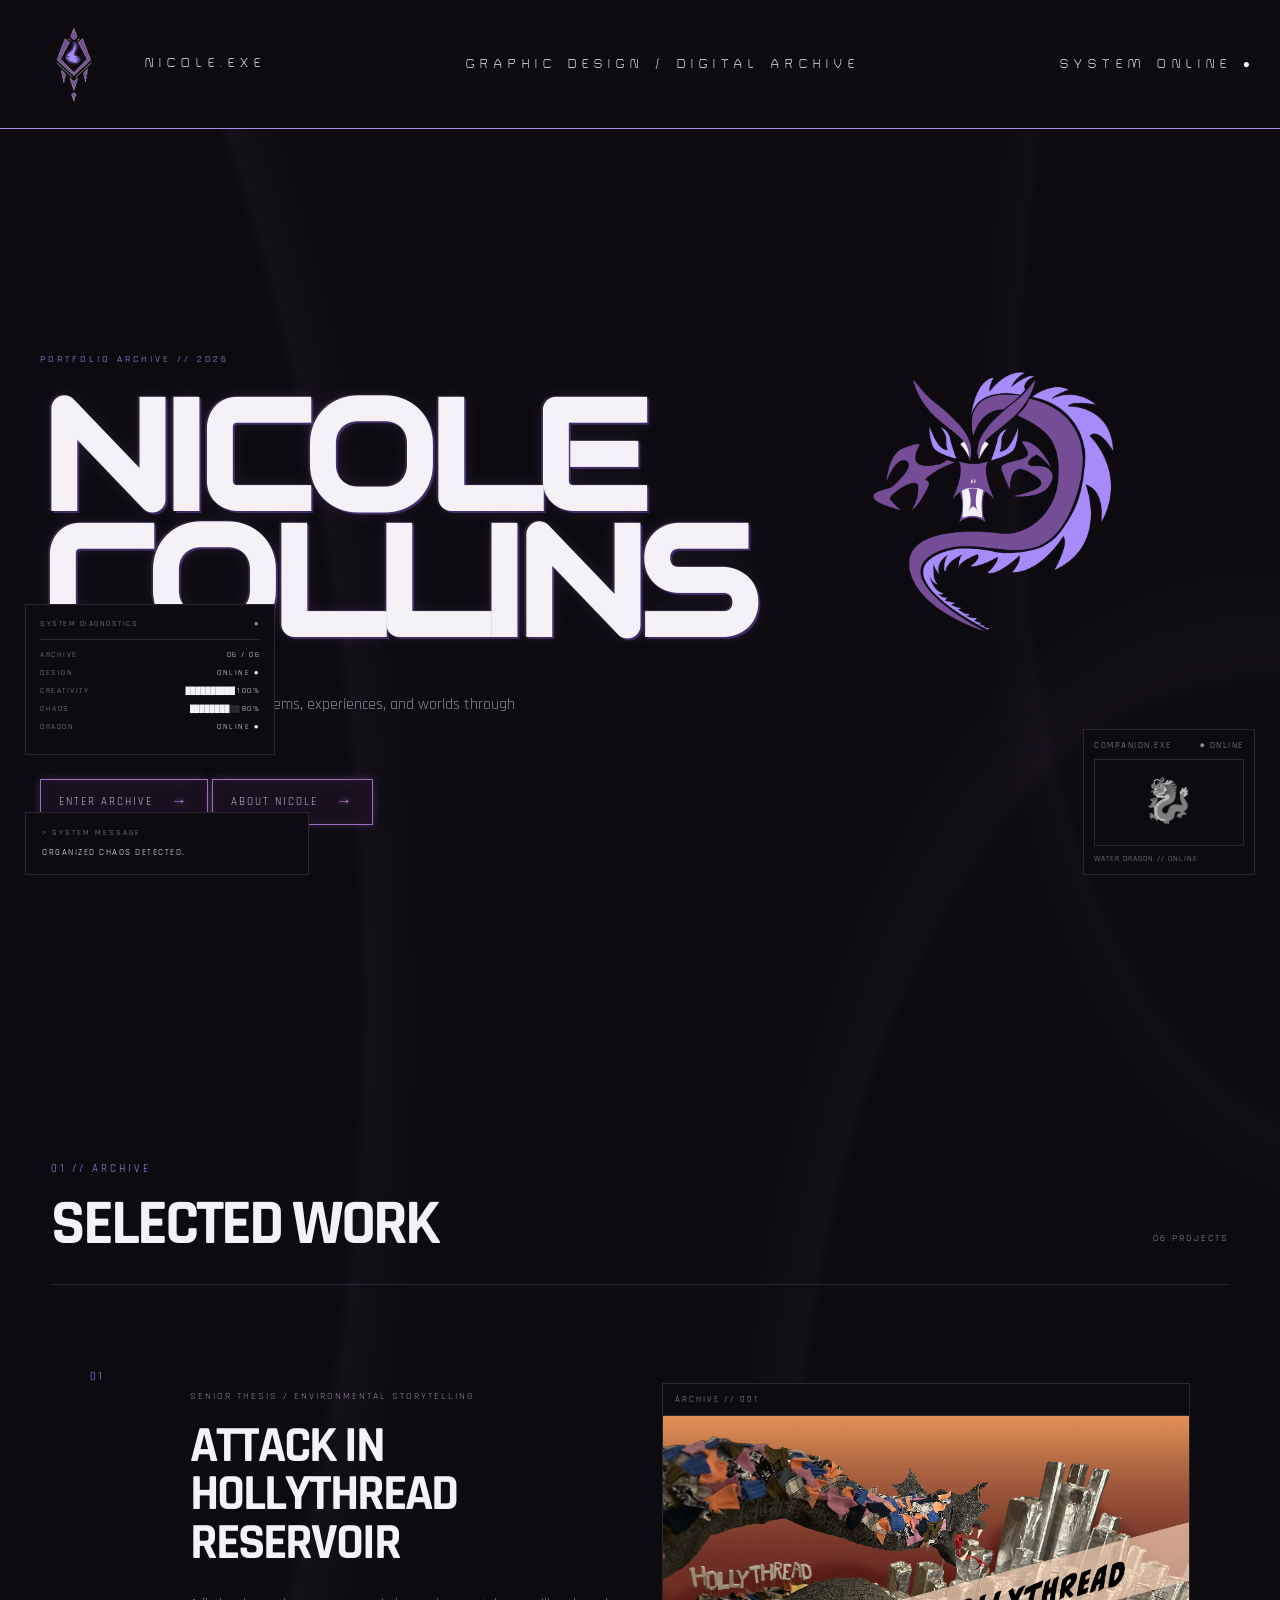
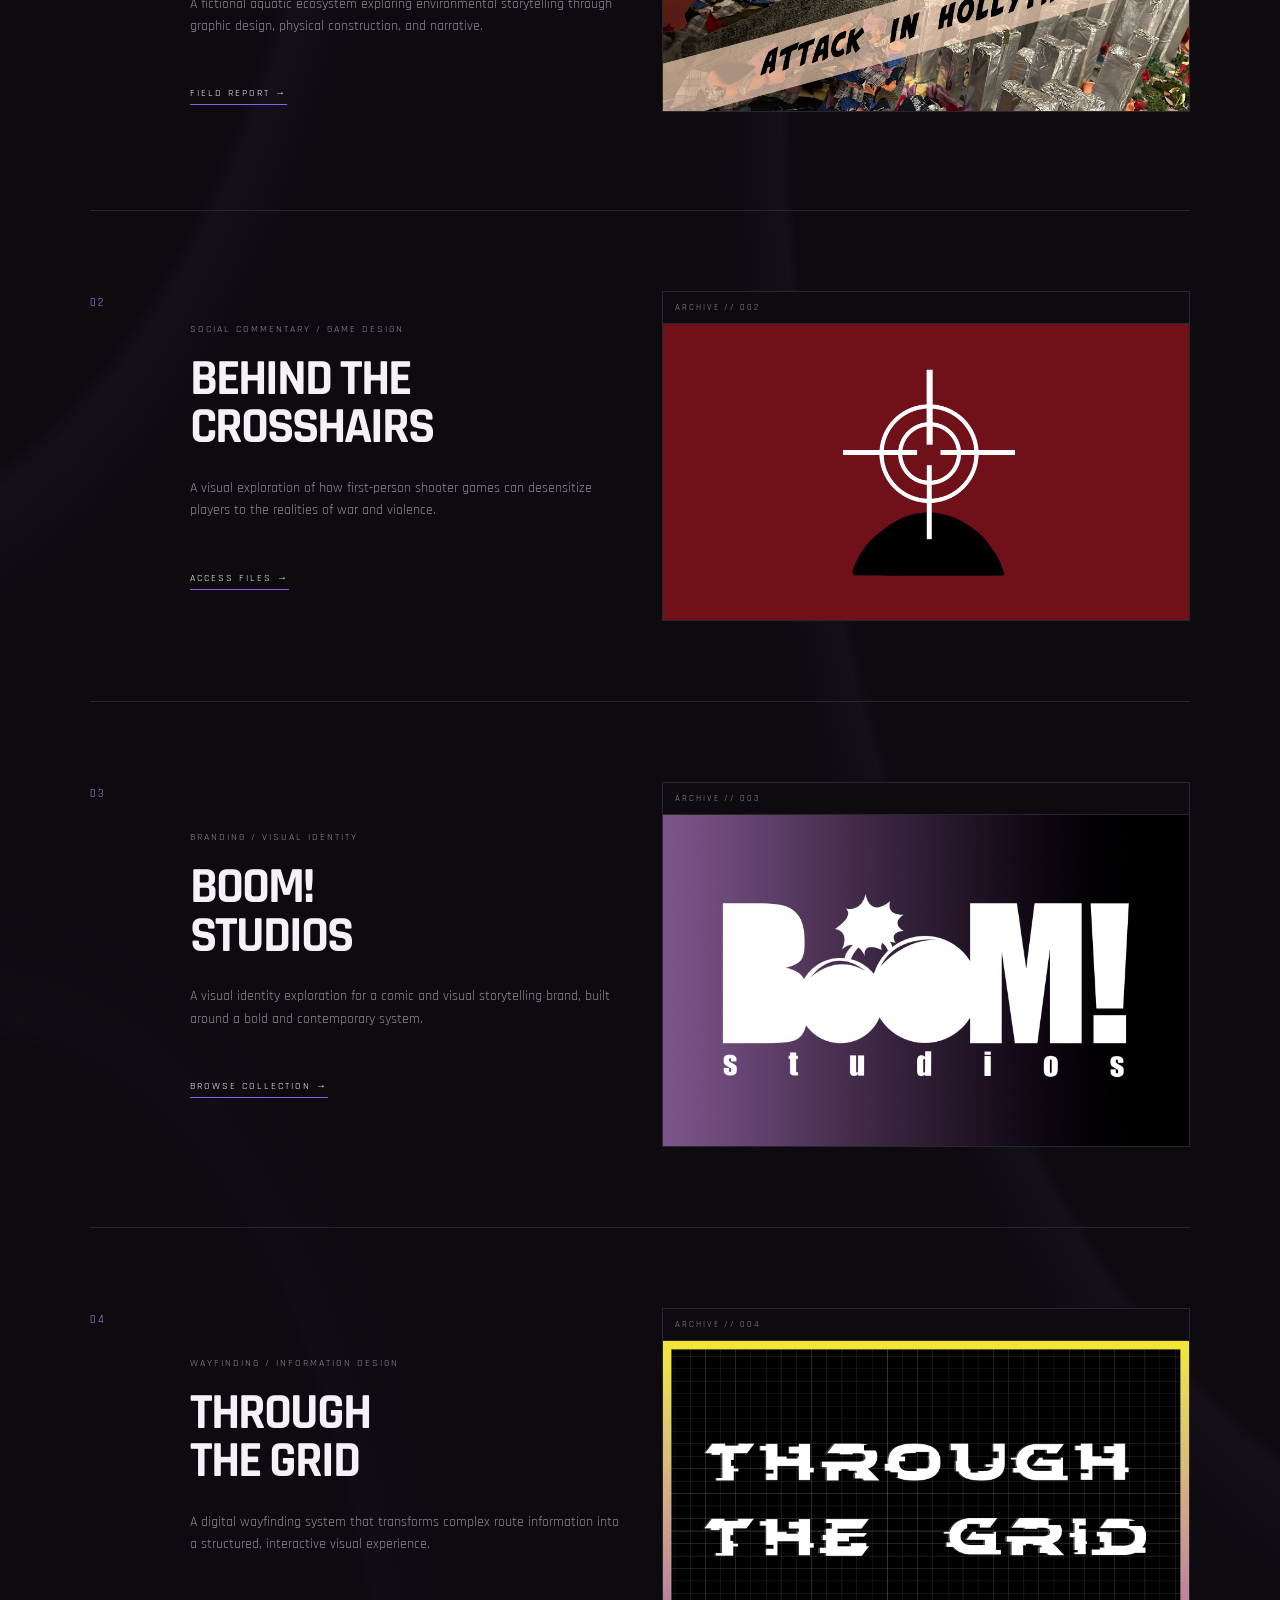
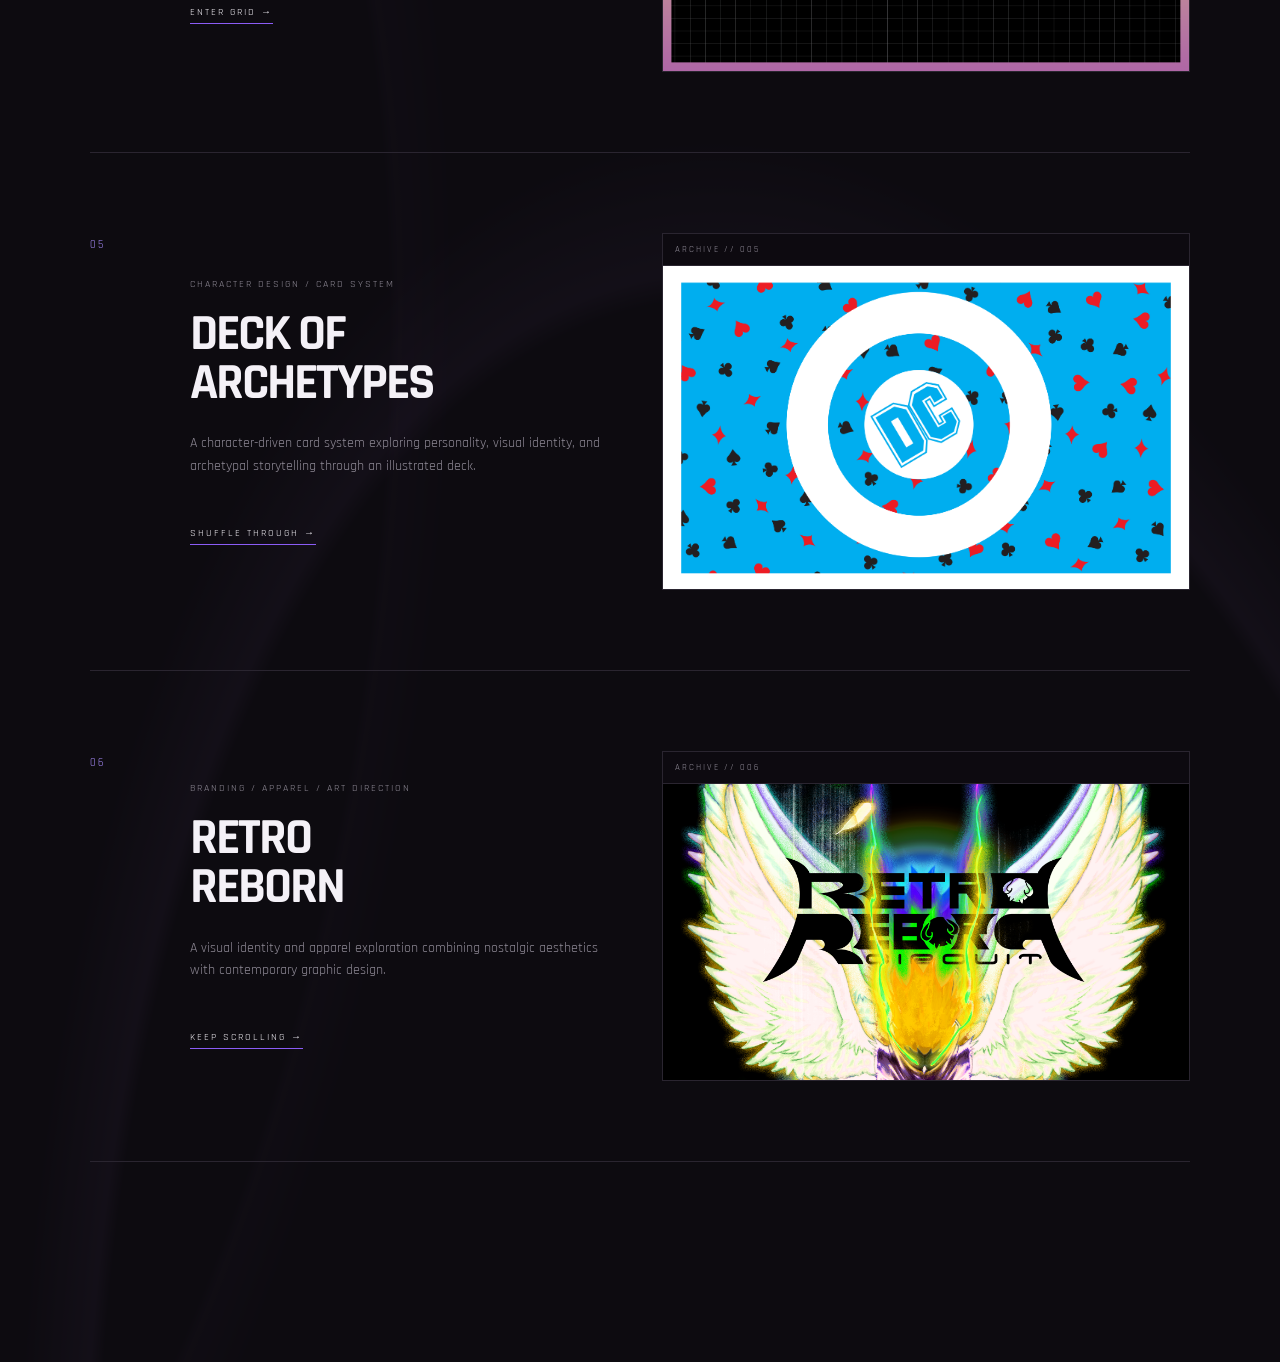
<file: index.html>
<!DOCTYPE html>
<html lang="en">

<head>

    <meta charset="UTF-8">

    <meta
        name="viewport"
        content="width=device-width, initial-scale=1.0"
    >

    <title>Nicole Collins — Graphic Designer</title>


    <!-- GOOGLE FONTS -->

    <link rel="preconnect" href="https://fonts.googleapis.com">
    <link rel="preconnect" href="https://fonts.gstatic.com" crossorigin>

    <link
        href="https://fonts.googleapis.com/css2?family=Audiowide&display=swap"
        rel="stylesheet"
    >

    <link
        href="https://fonts.googleapis.com/css2?family=Rajdhani:wght@300;400;500;600;700&display=swap"
        rel="stylesheet"
    >

    <link
        href="https://fonts.googleapis.com/css2?family=Turret+Road:wght@400;500;700&display=swap"
        rel="stylesheet"
    >


    <!-- MAIN STYLESHEET -->

    <link
        rel="stylesheet"
        href="CSS/Style.css"
    >

</head>


<body>


    <!-- =========================================
         SYSTEM BAR
         ========================================= -->

    <header class="system-bar">

        <div class="system-left">

            <img
                src="site-logo.png"
                alt=""
                class="home-system-logo"
            >

            NICOLE.EXE

        </div>


        <div class="system-center">

            GRAPHIC DESIGN / DIGITAL ARCHIVE

        </div>


        <div class="system-right">

            SYSTEM ONLINE ●

        </div>

    </header>



    <!-- =========================================
         HERO
         ========================================= -->

    <main class="home-page">

        <section class="home-hero">


            <div class="hero-status">

                PORTFOLIO ARCHIVE // 2026

            </div>



            <div class="name-lockup">

                <h1>

                    NICOLE<br>
                    COLLINS

                </h1>


                <img
                    src="drag-site.png"
                    alt=""
                    class="name-dragon"
                >

            </div>



            <p class="hero-description">

                Graphic designer creating visual systems,
                experiences, and worlds through bold
                storytelling.

            </p>



            <div class="hero-links">


                <button
                    class="archive-entry"
                    id="archive-toggle"
                >

                    ENTER ARCHIVE

                    <span>
                        →
                    </span>

                </button>



                <!-- ABOUT -->

                <a
                    href="https://nicolecollinsgd.github.io/Portfolio//Projects/about.html"
                    class="archive-entry"
                >

                    ABOUT NICOLE

                    <span>
                        →
                    </span>

                </a>


            </div>

        </section>



        <!-- =========================================
             ARCHIVE FILE MENU
             ========================================= -->

        <div
            class="archive-menu"
            id="archive-menu"
        >


            <div class="archive-menu-header">

                <span>

                    NICOLE.EXE / ARCHIVE

                </span>


                <span>

                    06 FILES FOUND

                </span>

            </div>



            <div class="archive-file-list">


                <!-- PROJECT 01 -->

                <a href="https://nicolecollinsgd.github.io/Portfolio//Projects/hollythread.html">

                    <span>
                        [01]
                    </span>

                    ATTACK_IN_HOLLYTHREAD.RES

                    <strong>
                        →
                    </strong>

                </a>



                <!-- PROJECT 02 -->

                <a href="https://nicolecollinsgd.github.io/Portfolio//Projects/behind-the-crosshairs.html">

                    <span>
                        [02]
                    </span>

                    BEHIND_THE_CROSSHAIRS.EXE

                    <strong>
                        →
                    </strong>

                </a>



                <!-- PROJECT 03 -->

                <a href="https://nicolecollinsgd.github.io/Portfolio//Projects/boom-studios.html">

                    <span>
                        [03]
                    </span>

                    BOOM_STUDIOS.SYS

                    <strong>
                        →
                    </strong>

                </a>



                <!-- PROJECT 04 -->

                <a href="https://nicolecollinsgd.github.io/Portfolio//Projects/t-t-g.html">

                    <span>
                        [04]
                    </span>

                    THROUGH_THE_GRID.MAP

                    <strong>
                        →
                    </strong>

                </a>



                <!-- PROJECT 05 -->

                <a href="https://nicolecollinsgd.github.io/Portfolio//Projects/deck.html">

                    <span>
                        [05]
                    </span>

                    DECK_OF_ARCHETYPES.CARD

                    <strong>
                        →
                    </strong>

                </a>



                <!-- PROJECT 06 -->

                <a href="https://nicolecollinsgd.github.io/Portfolio//Projects/retro-reborn.html">

                    <span>
                        [06]
                    </span>

                    RETRO_REBORN.SIGNAL

                    <strong>
                        →
                    </strong>

                </a>


            </div>

        </div>



        <!-- =========================================
             ARCHIVE
             ========================================= -->

        <section
            id="archive"
            class="archive"
        >


            <div class="archive-header">


                <div>

                    <p class="section-number">

                        01 // ARCHIVE

                    </p>


                    <h2>

                        SELECTED WORK

                    </h2>

                </div>


                <p class="archive-count">

                    06 PROJECTS

                </p>


            </div>



            <!-- =====================================
                 PROJECT 01 — HOLLYTHREAD
                 ===================================== -->

            <article class="project-card">


                <div class="project-number">

                    01

                </div>



                <div class="project-info">


                    <p class="project-type">

                        SENIOR THESIS / ENVIRONMENTAL STORYTELLING

                    </p>


                    <h3>

                        ATTACK IN<br>
                        HOLLYTHREAD<br>
                        RESERVOIR

                    </h3>


                    <p class="project-description">

                        A fictional aquatic ecosystem exploring
                        environmental storytelling through graphic
                        design, physical construction, and narrative.

                    </p>


                    <a
                        href="https://nicolecollinsgd.github.io/Portfolio//Projects/hollythread.html"
                        class="project-link"
                    >

                        FIELD REPORT →

                    </a>


                </div>



                <div class="project-preview">


                    <div class="preview-label">

                        ARCHIVE // 001

                    </div>


                    <img
                        src="AIT.png"
                        alt="Attack in Hollythread Reservoir"
                    >


                </div>


            </article>



            <!-- =====================================
                 PROJECT 02 — BEHIND THE CROSSHAIRS
                 ===================================== -->

            <article class="project-card">


                <div class="project-number">

                    02

                </div>



                <div class="project-info">


                    <p class="project-type">

                        SOCIAL COMMENTARY / GAME DESIGN

                    </p>


                    <h3>

                        BEHIND THE<br>
                        CROSSHAIRS

                    </h3>


                    <p class="project-description">

                        A visual exploration of how first-person
                        shooter games can desensitize players to
                        the realities of war and violence.

                    </p>


                    <a
                        href="https://nicolecollinsgd.github.io/Portfolio//Projects/behind-the-crosshairs.html"
                        class="project-link"
                    >

                        ACCESS FILES →

                    </a>


                </div>



                <div class="project-preview">


                    <div class="preview-label">

                        ARCHIVE // 002

                    </div>


                    <img
                        src="BTC.png"
                        alt="Behind the Crosshairs"
                    >


                </div>


            </article>



            <!-- =====================================
                 PROJECT 03 — BOOM STUDIOS
                 ===================================== -->

            <article class="project-card">


                <div class="project-number">

                    03

                </div>



                <div class="project-info">


                    <p class="project-type">

                        BRANDING / VISUAL IDENTITY

                    </p>


                    <h3>

                        BOOM!<br>
                        STUDIOS

                    </h3>


                    <p class="project-description">

                        A visual identity exploration for a
                        comic and visual storytelling brand,
                        built around a bold and contemporary system.

                    </p>


                    <a
                        href="https://nicolecollinsgd.github.io/Portfolio//Projects/boom-studios.html"
                        class="project-link"
                    >

                        BROWSE COLLECTION →

                    </a>


                </div>



                <div class="project-preview">


                    <div class="preview-label">

                        ARCHIVE // 003

                    </div>


                    <img
                        src="BS.png"
                        alt="BOOM! Studios rebrand"
                    >


                </div>


            </article>



            <!-- =====================================
                 PROJECT 04 — THROUGH THE GRID
                 ===================================== -->

            <article class="project-card">


                <div class="project-number">

                    04

                </div>



                <div class="project-info">


                    <p class="project-type">

                        WAYFINDING / INFORMATION DESIGN

                    </p>


                    <h3>

                        THROUGH<br>
                        THE GRID

                    </h3>


                    <p class="project-description">

                        A digital wayfinding system that transforms
                        complex route information into a structured,
                        interactive visual experience.

                    </p>


                    <a
                        href="https://nicolecollinsgd.github.io/Portfolio//Projects/t-t-g.html"
                        class="project-link"
                    >

                        ENTER GRID →

                    </a>


                </div>



                <div class="project-preview">


                    <div class="preview-label">

                        ARCHIVE // 004

                    </div>


                    <img
                        src="TTG.png"
                        alt="Through the Grid wayfinding project"
                    >


                </div>


            </article>



            <!-- =====================================
                 PROJECT 05 — DECK OF ARCHETYPES
                 ===================================== -->

            <article class="project-card">


                <div class="project-number">

                    05

                </div>



                <div class="project-info">


                    <p class="project-type">

                        CHARACTER DESIGN / CARD SYSTEM

                    </p>


                    <h3>

                        DECK OF<br>
                        ARCHETYPES

                    </h3>


                    <p class="project-description">

                        A character-driven card system exploring
                        personality, visual identity, and archetypal
                        storytelling through an illustrated deck.

                    </p>


                    <a
                        href="https://nicolecollinsgd.github.io/Portfolio//Projects/deck.html"
                        class="project-link"
                    >

                        SHUFFLE THROUGH →

                    </a>


                </div>



                <div class="project-preview">


                    <div class="preview-label">

                        ARCHIVE // 005

                    </div>


                    <img
                        src="DC.png"
                        alt="Deck of Archetypes"
                    >


                </div>


            </article>



            <!-- =====================================
                 PROJECT 06 — RETRO REBORN
                 ===================================== -->

            <article class="project-card">


                <div class="project-number">

                    06

                </div>



                <div class="project-info">


                    <p class="project-type">

                        BRANDING / APPAREL / ART DIRECTION

                    </p>


                    <h3>

                        RETRO<br>
                        REBORN

                    </h3>


                    <p class="project-description">

                        A visual identity and apparel exploration
                        combining nostalgic aesthetics with
                        contemporary graphic design.

                    </p>


                    <a
                        href="https://nicolecollinsgd.github.io/Portfolio//Projects/retro-reborn.html"
                        class="project-link"
                    >

                        KEEP SCROLLING →

                    </a>


                </div>



                <div class="project-preview">


                    <div class="preview-label">

                        ARCHIVE // 006

                    </div>


                    <img
                        src="rr.png"
                        alt="Retro Reborn"
                    >


                </div>


            </article>


        </section>

    </main>



    <!-- =========================================
         SYSTEM DIAGNOSTICS
         ========================================= -->

    <div class="system-diagnostics">


        <div class="diagnostics-header">

            SYSTEM DIAGNOSTICS

            <span>
                ●
            </span>

        </div>



        <div class="diagnostic-row">

            <span>
                ARCHIVE
            </span>

            <span>
                06 / 06
            </span>

        </div>



        <div class="diagnostic-row">

            <span>
                DESIGN
            </span>

            <span>
                ONLINE ●
            </span>

        </div>



        <div class="diagnostic-row">

            <span>
                CREATIVITY
            </span>

            <span>

                <span class="diagnostic-bar">
                    ██████████
                </span>

                100%

            </span>

        </div>



        <div class="diagnostic-row">

            <span>
                CHAOS
            </span>

            <span>

                <span class="diagnostic-bar">
                    ████████░░
                </span>

                80%

            </span>

        </div>



        <div class="diagnostic-row">

            <span>
                DRAGON
            </span>

            <span>
                ONLINE ●
            </span>

        </div>


    </div>



    <!-- =========================================
         INTERFACE JAVASCRIPT
         ========================================= -->

    <script src="JS/interface.js"></script>


</body>

</html>
</file>
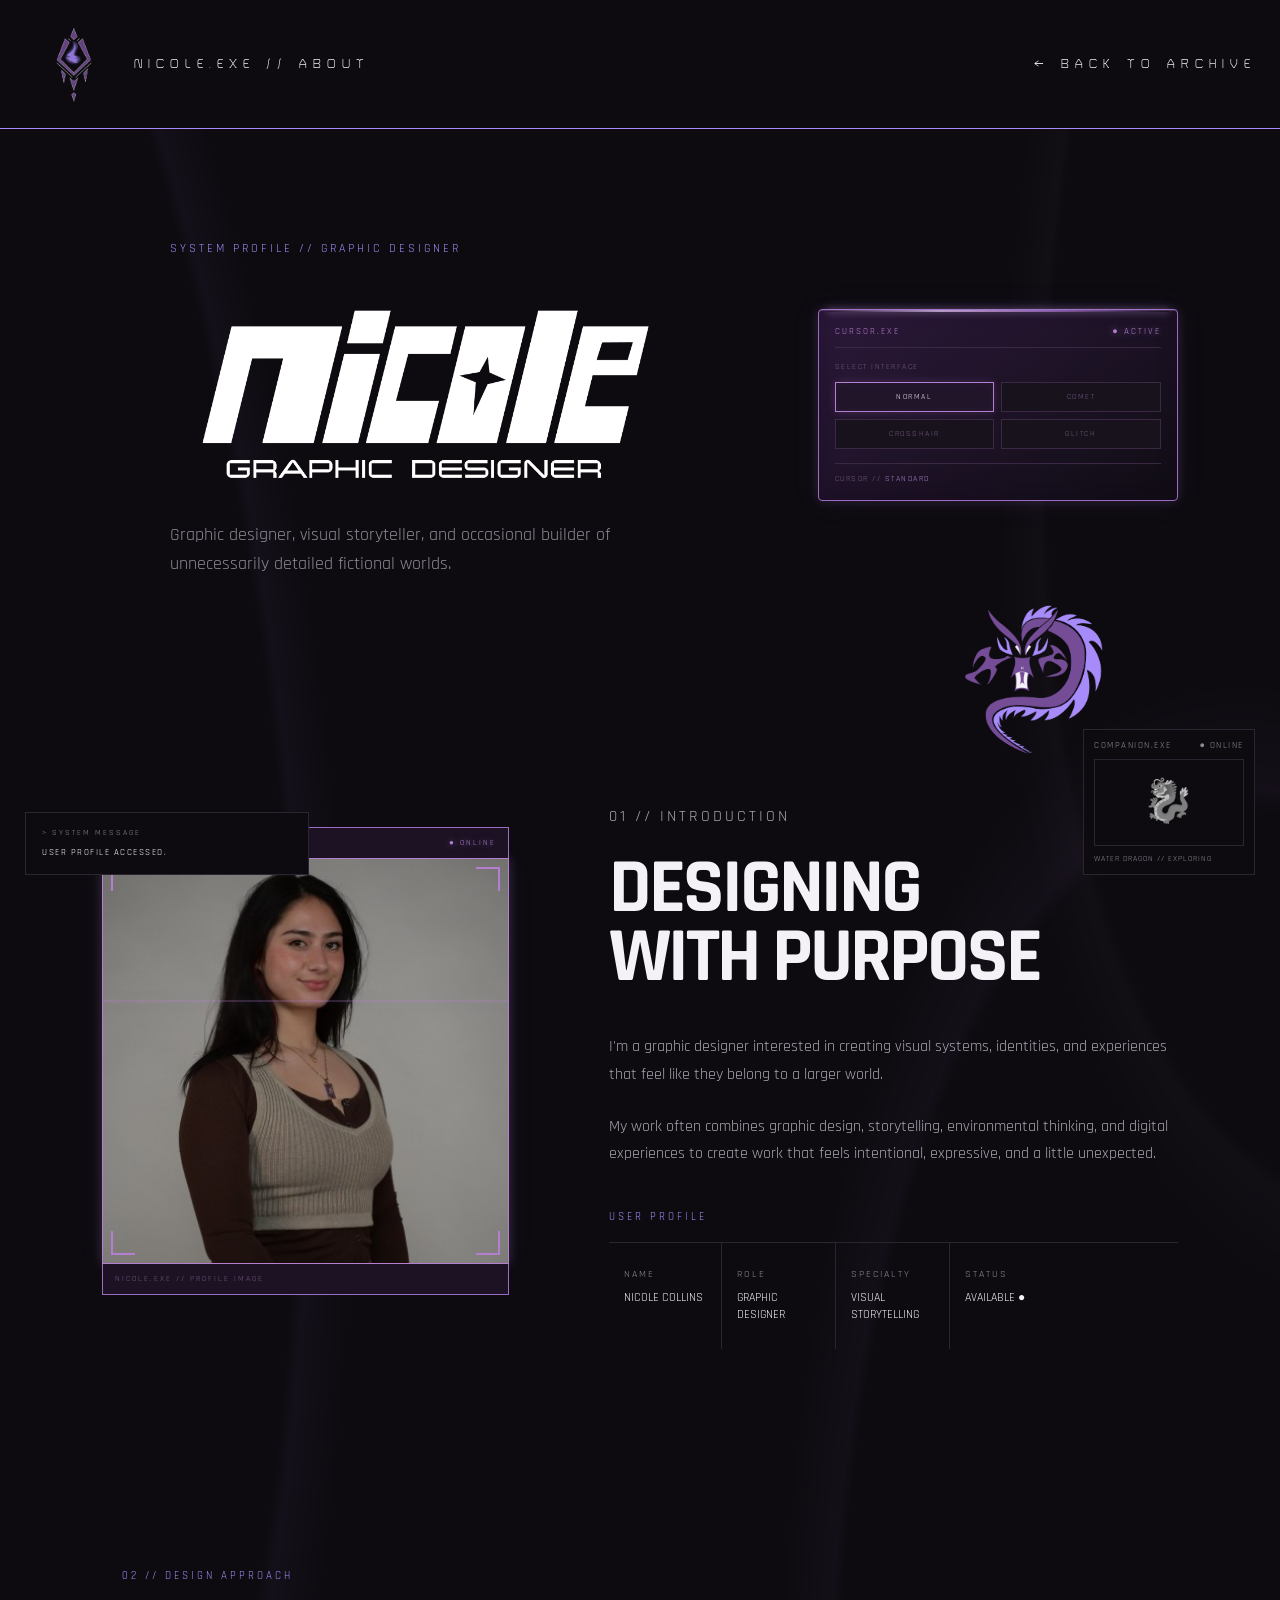
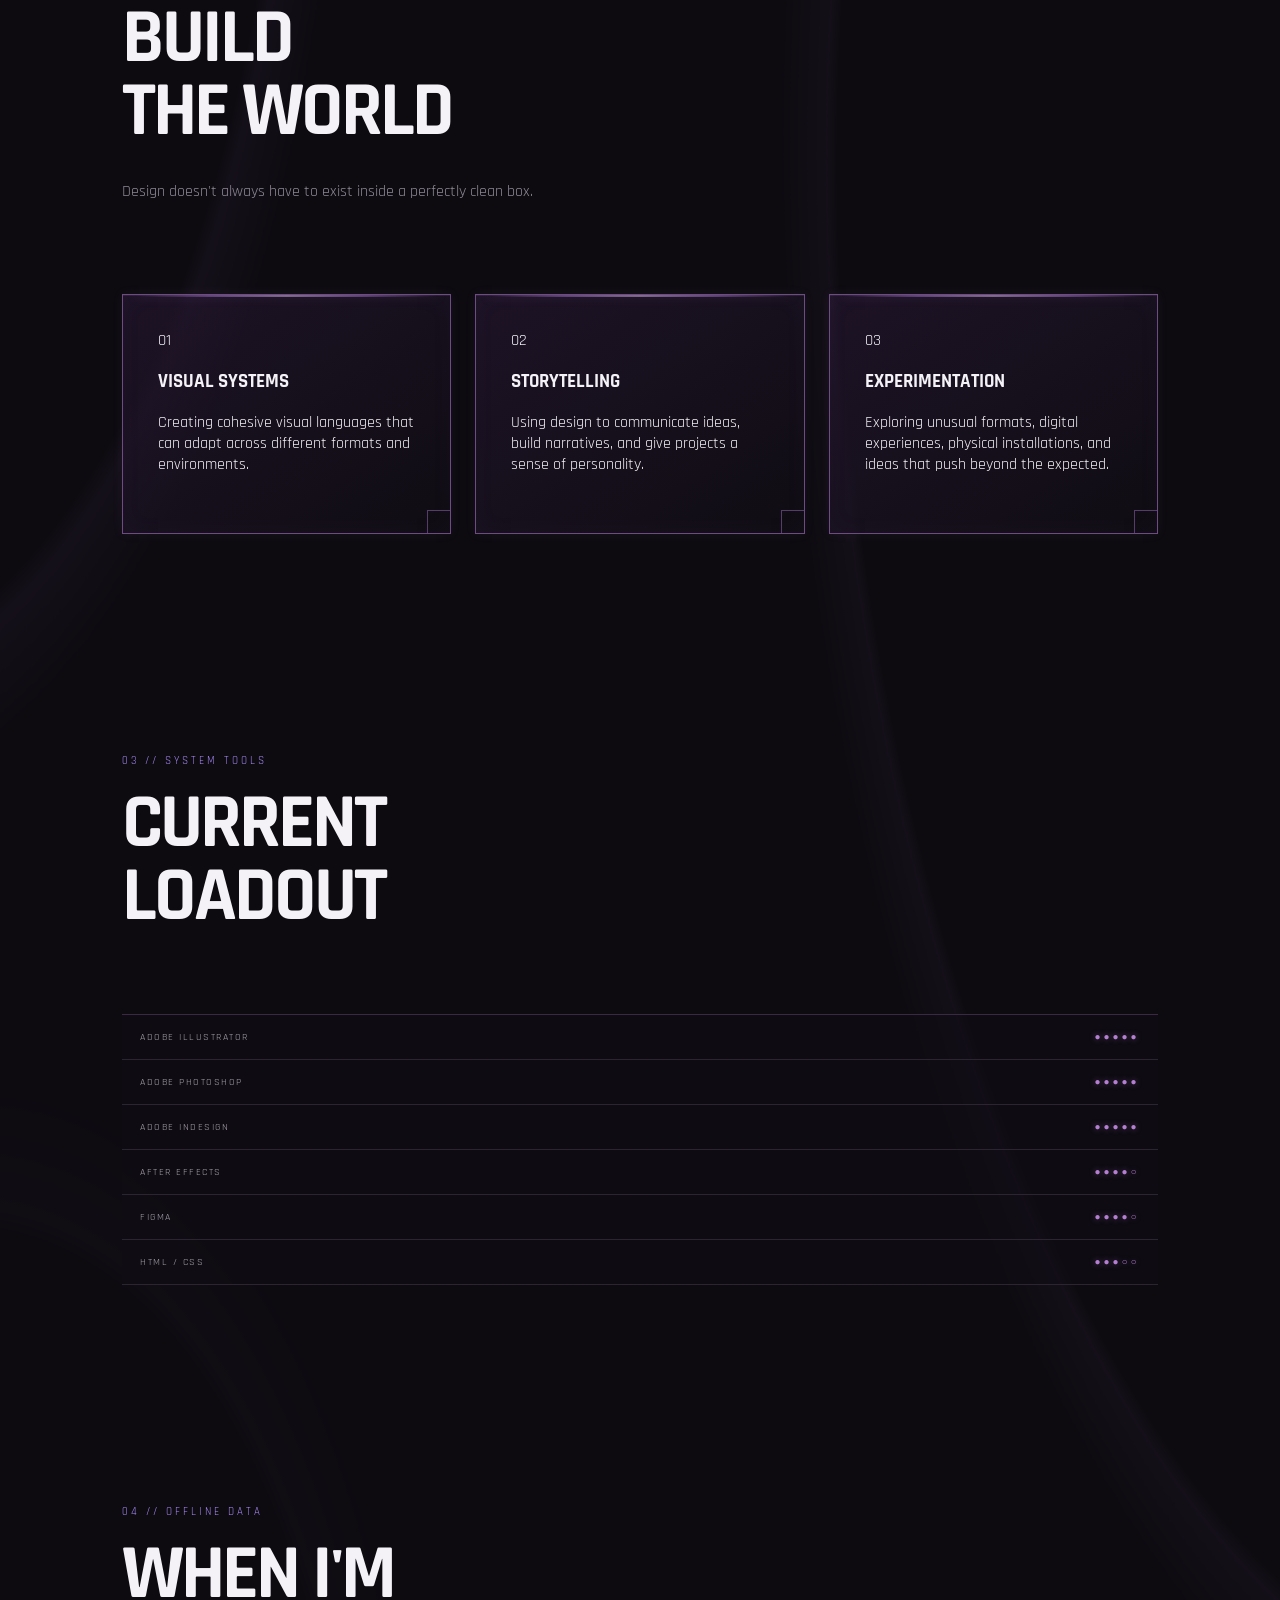
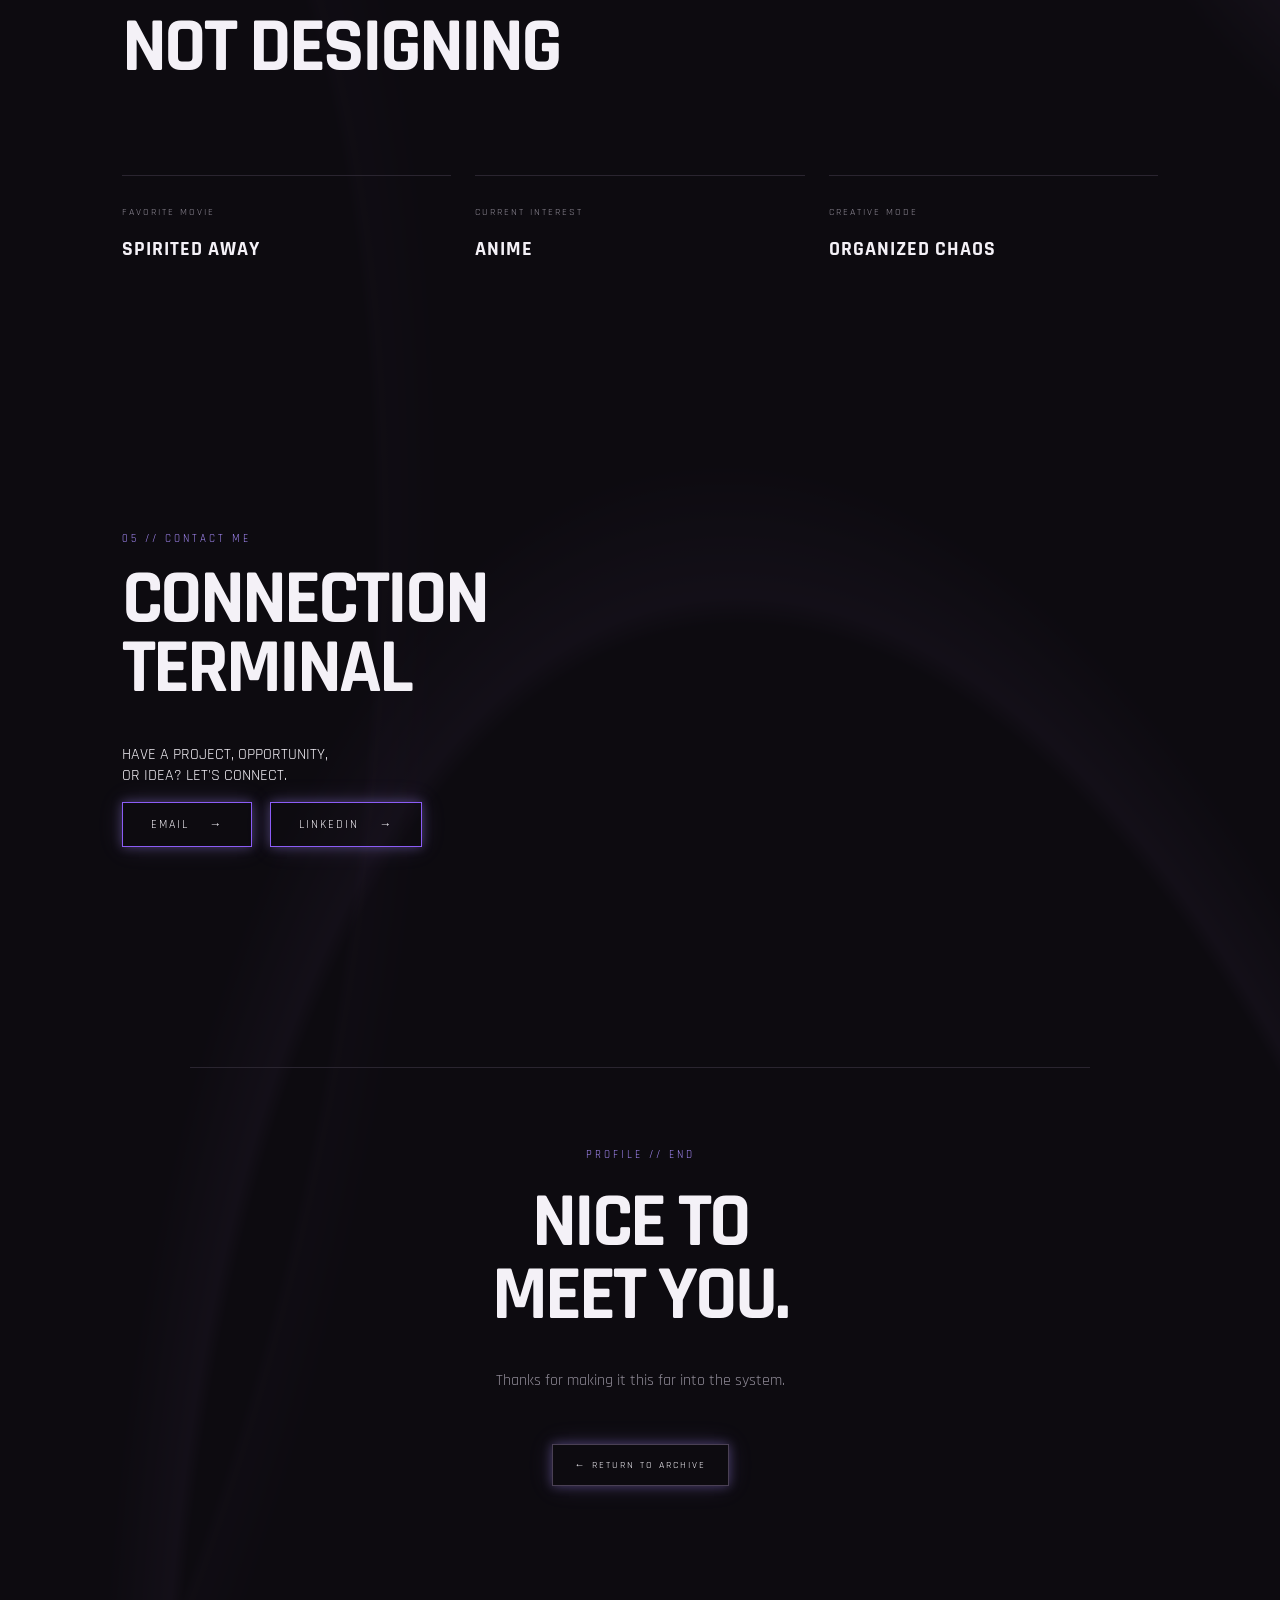
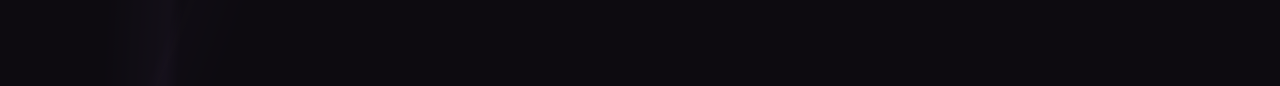
<file: Projects/about.html>
<!DOCTYPE html>
<html lang="en">

<head>

    <meta charset="UTF-8">

    <meta name="viewport" content="width=device-width, initial-scale=1.0">

    <title>About — Nicole Collins</title>

    <link rel="stylesheet" href="../CSS/Style.css">

    <!-- GOOGLE FONTS -->

    <link rel="preconnect" href="https://fonts.googleapis.com">
    <link rel="preconnect" href="https://fonts.gstatic.com" crossorigin>

    <link
        href="https://fonts.googleapis.com/css2?family=Audiowide&display=swap"
        rel="stylesheet"
    >

    <link
        href="https://fonts.googleapis.com/css2?family=Rajdhani:wght@300;400;500;600;700&display=swap"
        rel="stylesheet"
    >

    <link
        href="https://fonts.googleapis.com/css2?family=Turret+Road:wght@400;500;700&display=swap"
        rel="stylesheet"
    >

</head>

<body>

    <!-- SYSTEM BAR -->

    <div class="system-bar about-system-bar">

        <div class="system-identity">

            <img
                src="../site-logo.png"
                alt=""
                class="system-logo"
            >

            <span>NICOLE.EXE // ABOUT</span>

        </div>

        <a href="../index.html" class="back-link">
            ← BACK TO ARCHIVE
        </a>

    </div>


    <!-- ABOUT PAGE -->

    <main class="project-page about-page">


        <!-- ABOUT HEADER SYSTEM -->

        <div class="about-header-system">


            <!-- HEADER -->

            <header class="project-header about-header">

                <p class="project-label">
                    SYSTEM PROFILE // GRAPHIC DESIGNER
                </p>

                <div class="about-title-image">
                    <img src="../mark.png" alt="About Nicole">
                </div>

                <p class="project-intro">
                    Graphic designer, visual storyteller,
                    and occasional builder of <br>
                    unnecessarily detailed fictional worlds.
                </p>

            </header>


            <!-- CURSOR SYSTEM -->

            <div class="cursor-system">

                <div class="cursor-system-header">
                    CURSOR.EXE
                    <span>● ACTIVE</span>
                </div>

                <div class="cursor-system-title">
                    SELECT INTERFACE
                </div>

                <div class="cursor-options">

                    <button
                        class="cursor-option active"
                        data-cursor="default"
                    >
                        NORMAL
                    </button>

                    <button
                        class="cursor-option"
                        data-cursor="dragon"
                    >
                        COMET
                    </button>

                    <button
                        class="cursor-option"
                        data-cursor="crosshair"
                    >
                        CROSSHAIR
                    </button>

                    <button
                        class="cursor-option"
                        data-cursor="glitch"
                    >
                        GLITCH
                    </button>

                </div>

                <div class="cursor-current">

                    CURSOR //
                    <span id="cursor-current-mode">
                        STANDARD
                    </span>

                </div>

            </div>

        </div>


        <section class="about-profile">


            <!-- PROFILE IMAGE -->

            <div class="profile-image-system">

                <div class="profile-image-header">
                    USER IMAGE // 001
                    <span>● ONLINE</span>
                </div>

                <div class="profile-image-frame">

                    <img
                        src="../me.jpeg"
                        alt="Nicole Collins"
                    >

                    <div class="scan-line"></div>

                    <div class="profile-corner top-left"></div>
                    <div class="profile-corner top-right"></div>
                    <div class="profile-corner bottom-left"></div>
                    <div class="profile-corner bottom-right"></div>

                </div>

                <div class="profile-image-footer">
                    NICOLE.EXE // PROFILE IMAGE
                </div>

            </div>


            <!-- PROFILE INFORMATION -->

            <div class="about-text">

                <div class="introduction-label">

                    <p class="section-number">
                        01 // INTRODUCTION
                    </p>

                    <img
                        src="../drag-site.png"
                        alt=""
                        class="introduction-dragon"
                    >

                </div>

                <h2>
                    DESIGNING<br>
                    WITH PURPOSE
                </h2>

                <p>
                    I'm a graphic designer interested in creating
                    visual systems, identities, and experiences that
                    feel like they belong to a larger world.
                </p>

                <p>
                    My work often combines graphic design,
                    storytelling, environmental thinking, and
                    digital experiences to create work that feels
                    intentional, expressive, and a little unexpected.
                </p>


                <!-- USER DATA -->

                <div class="profile-data">

                    <div class="data-header">
                        USER PROFILE
                    </div>

                    <div class="data-grid">

                        <div class="data-item">

                            <span class="data-label">
                                NAME
                            </span>

                            <span class="data-value">
                                NICOLE COLLINS
                            </span>

                        </div>


                        <div class="data-item">

                            <span class="data-label">
                                ROLE
                            </span>

                            <span class="data-value">
                                GRAPHIC DESIGNER
                            </span>

                        </div>


                        <div class="data-item">

                            <span class="data-label">
                                SPECIALTY
                            </span>

                            <span class="data-value">
                                VISUAL STORYTELLING
                            </span>

                        </div>


                        <div class="data-item">

                            <span class="data-label">
                                STATUS
                            </span>

                            <span class="data-value">
                                AVAILABLE ●
                            </span>

                        </div>

                    </div>

                </div>

            </div>

        </section>


        <!-- DESIGN APPROACH -->

        <section class="about-section">

            <div class="section-heading">

                <p class="section-number">
                    02 // DESIGN APPROACH
                </p>

                <h2>
                    BUILD<br>
                    THE WORLD
                </h2>

                <p class="section-description">
                    Design doesn't always have to exist
                    inside a perfectly clean box.
                </p>

            </div>


            <div class="about-grid">

                <div class="about-card">

                    <span class="about-card-number">
                        01
                    </span>

                    <h3>
                        VISUAL SYSTEMS
                    </h3>

                    <p>
                        Creating cohesive visual languages
                        that can adapt across different
                        formats and environments.
                    </p>

                </div>


                <div class="about-card">

                    <span class="about-card-number">
                        02
                    </span>

                    <h3>
                        STORYTELLING
                    </h3>

                    <p>
                        Using design to communicate ideas,
                        build narratives, and give projects
                        a sense of personality.
                    </p>

                </div>


                <div class="about-card">

                    <span class="about-card-number">
                        03
                    </span>

                    <h3>
                        EXPERIMENTATION
                    </h3>

                    <p>
                        Exploring unusual formats, digital
                        experiences, physical installations,
                        and ideas that push beyond the expected.
                    </p>

                </div>

            </div>

        </section>


        <!-- TOOLS -->

        <section class="about-section">

            <div class="section-heading">

                <p class="section-number">
                    03 // SYSTEM TOOLS
                </p>

                <h2>
                    CURRENT<br>
                    LOADOUT
                </h2>

            </div>


            <div class="skills-list">

                <div class="skill-row">
                    <span>ADOBE ILLUSTRATOR</span>
                    <span>●●●●●</span>
                </div>

                <div class="skill-row">
                    <span>ADOBE PHOTOSHOP</span>
                    <span>●●●●●</span>
                </div>

                <div class="skill-row">
                    <span>ADOBE INDESIGN</span>
                    <span>●●●●●</span>
                </div>

                <div class="skill-row">
                    <span>AFTER EFFECTS</span>
                    <span>●●●●○</span>
                </div>

                <div class="skill-row">
                    <span>FIGMA</span>
                    <span>●●●●○</span>
                </div>

                <div class="skill-row">
                    <span>HTML / CSS</span>
                    <span>●●●○○</span>
                </div>

            </div>

        </section>


        <!-- PERSONAL -->

        <section class="about-personal">

            <div class="section-heading">

                <p class="section-number">
                    04 // OFFLINE DATA
                </p>

                <h2>
                    WHEN I'M<br>
                    NOT DESIGNING
                </h2>

            </div>


            <div class="personal-grid">

                <div class="personal-card">

                    <span class="data-label">
                        FAVORITE MOVIE
                    </span>

                    <h3>
                        SPIRITED AWAY
                    </h3>

                </div>


                <div class="personal-card">

                    <span class="data-label">
                        CURRENT INTEREST
                    </span>

                    <h3>
                        ANIME
                    </h3>

                </div>


                <div class="personal-card">

                    <span class="data-label">
                        CREATIVE MODE
                    </span>

                    <h3>
                        ORGANIZED CHAOS
                    </h3>

                </div>

            </div>

        </section>


        <!-- CONTACT -->

        <div class="about-contact-cta">

            <p class="section-number">
                05 // CONTACT ME
            </p>

            <h2 class="connection-terminal-title">
                CONNECTION<br>
                TERMINAL
            </h2>

            <p class="contact-cta-text">
                HAVE A PROJECT, OPPORTUNITY,<br>
                OR IDEA? LET'S CONNECT.
            </p>

            <div class="contact-links">

                <a href="mailto:nicolecollinsgd@gmail.com">
                    EMAIL
                    <span>→</span>
                </a>

                <a
                    href="https://www.linkedin.com/in/nicole-collins-7273903b1/"
                    target="_blank"
                    rel="noopener"
                >
                    LINKEDIN
                    <span>→</span>
                </a>

            </div>

        </div>


        <!-- CLOSING -->

        <section class="project-closing">

            <div class="closing-line"></div>

            <p class="section-number">
                PROFILE // END
            </p>

            <h2>
                NICE TO<br>
                MEET YOU.
            </h2>

            <p class="closing-description">
                Thanks for making it this far into the system.
            </p>

            <a href="../index.html" class="archive-button">
                ← RETURN TO ARCHIVE
            </a>

        </section>


    </main>


    <script src="../JS/interface.js"></script>


    <script>

        const cursorOptions =
            document.querySelectorAll(".cursor-option");

        const cursorMode =
            document.getElementById("cursor-current-mode");


        cursorOptions.forEach(function(option) {

            option.addEventListener("click", function() {

                /* Remove active state */

                cursorOptions.forEach(function(button) {

                    button.classList.remove("active");

                });


                /* Activate selected option */

                option.classList.add("active");


                /* Get selected cursor */

                const selectedCursor =
                    option.dataset.cursor;


                /* Change page cursor */

                document.body.dataset.cursor =
                    selectedCursor;


                /* Update display text */

                const names = {

                    default: "STANDARD",

                    dragon: "WATER DRAGON",

                    crosshair: "TARGETING",

                    glitch: "UNSTABLE"

                };


                cursorMode.textContent =
                    names[selectedCursor];

            });

        });

    </script>


</body>

</html>
</file>
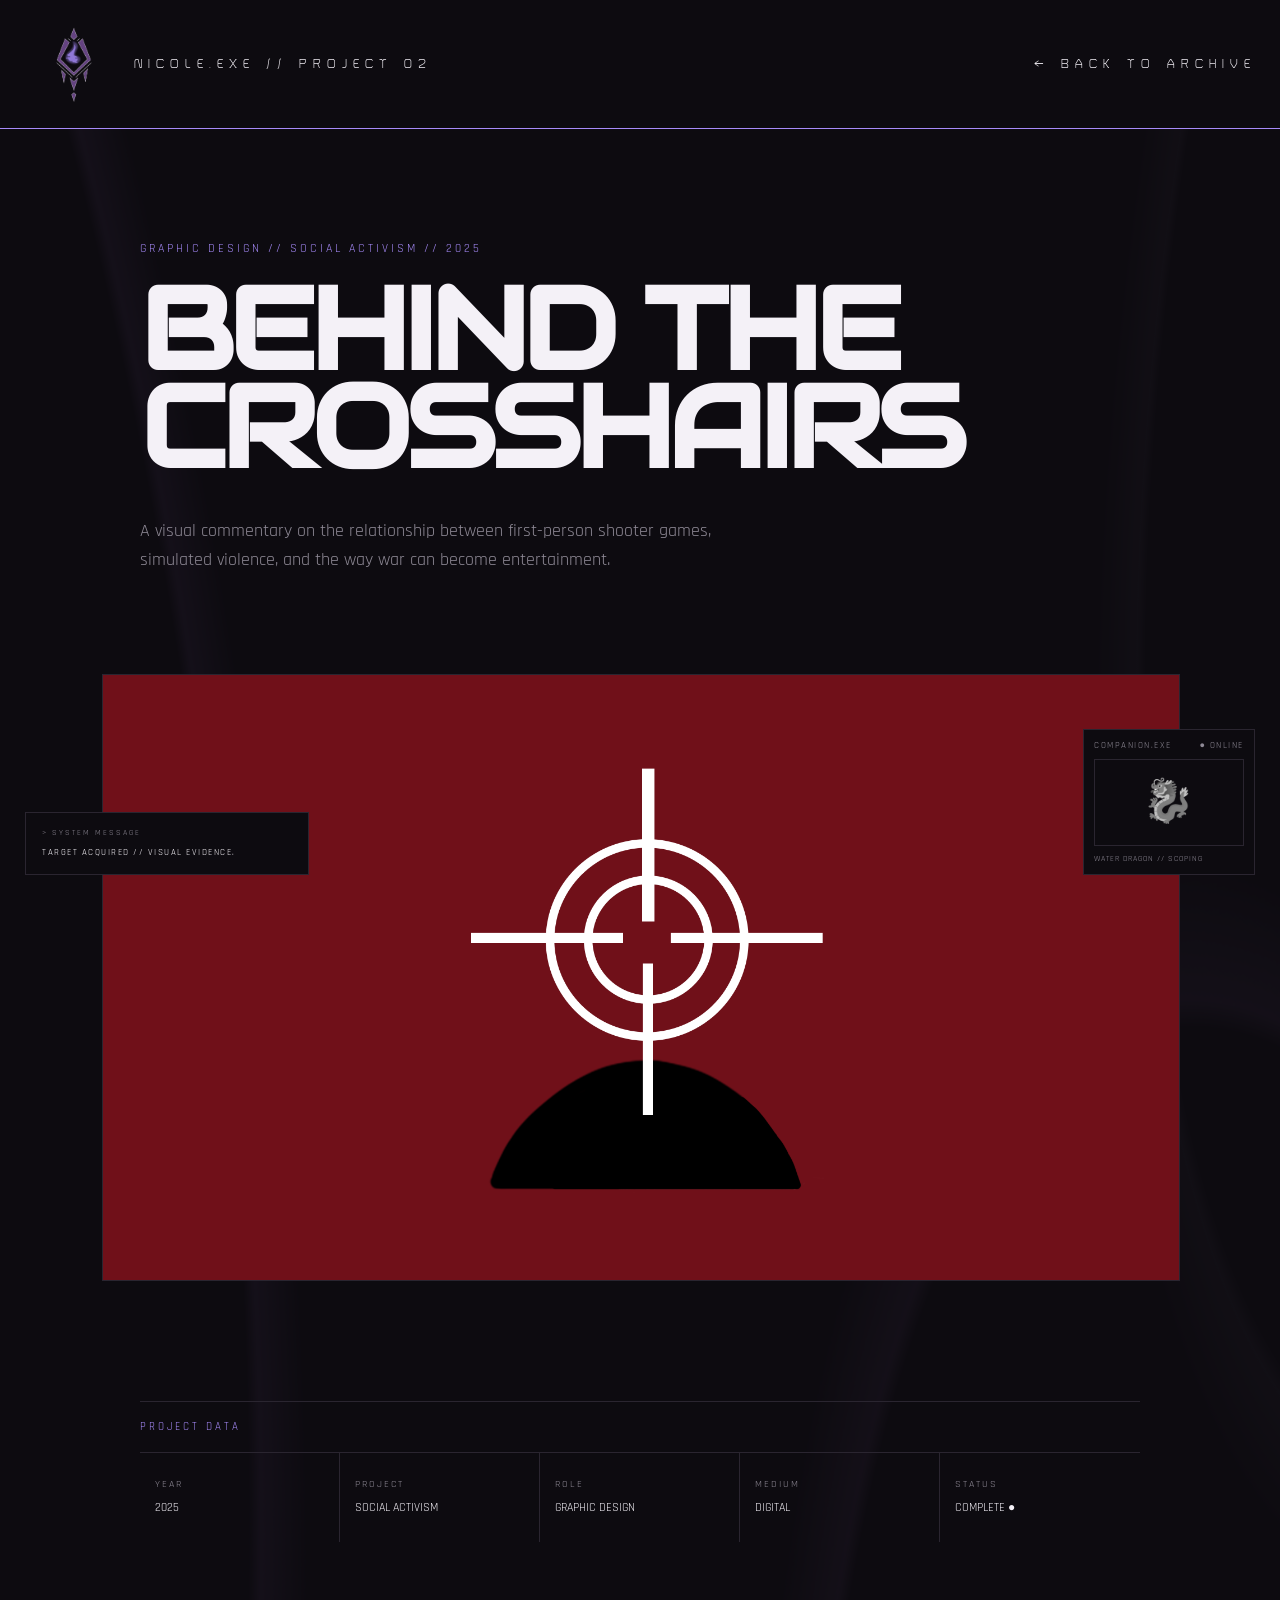
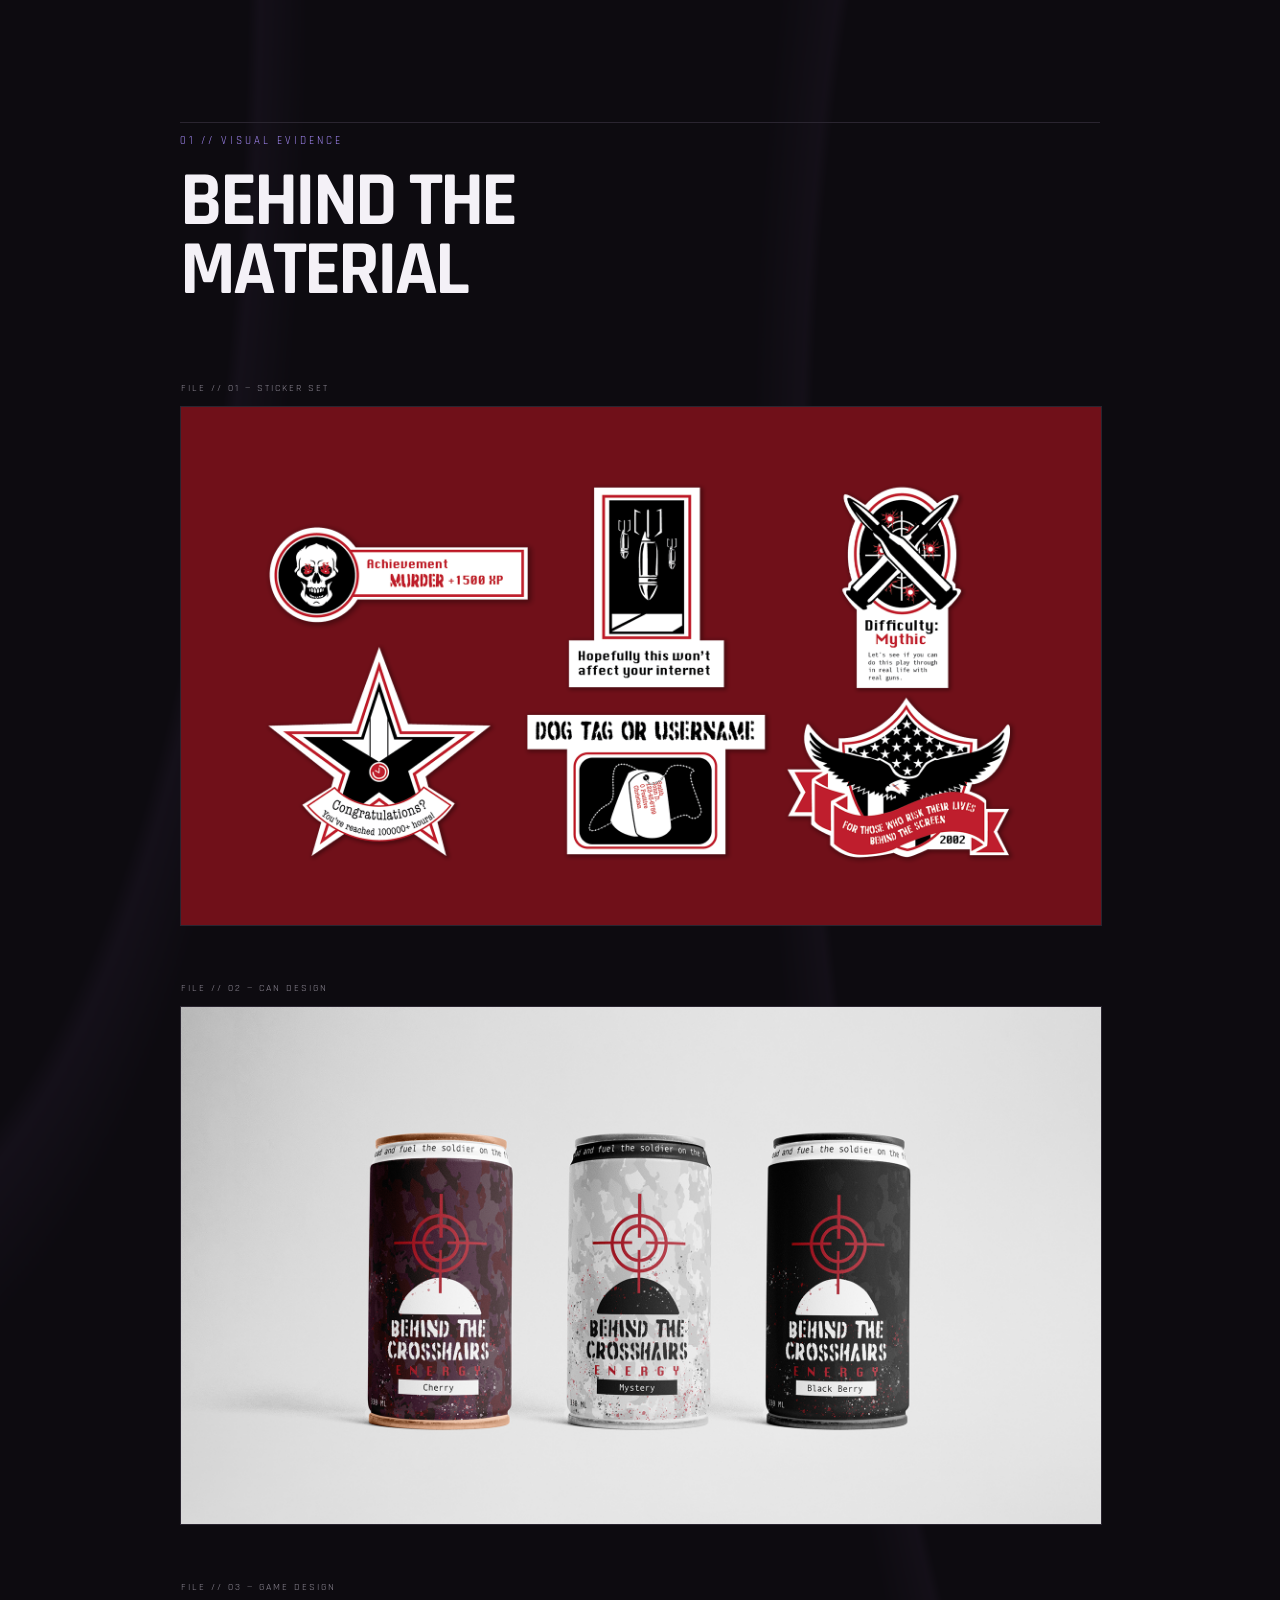
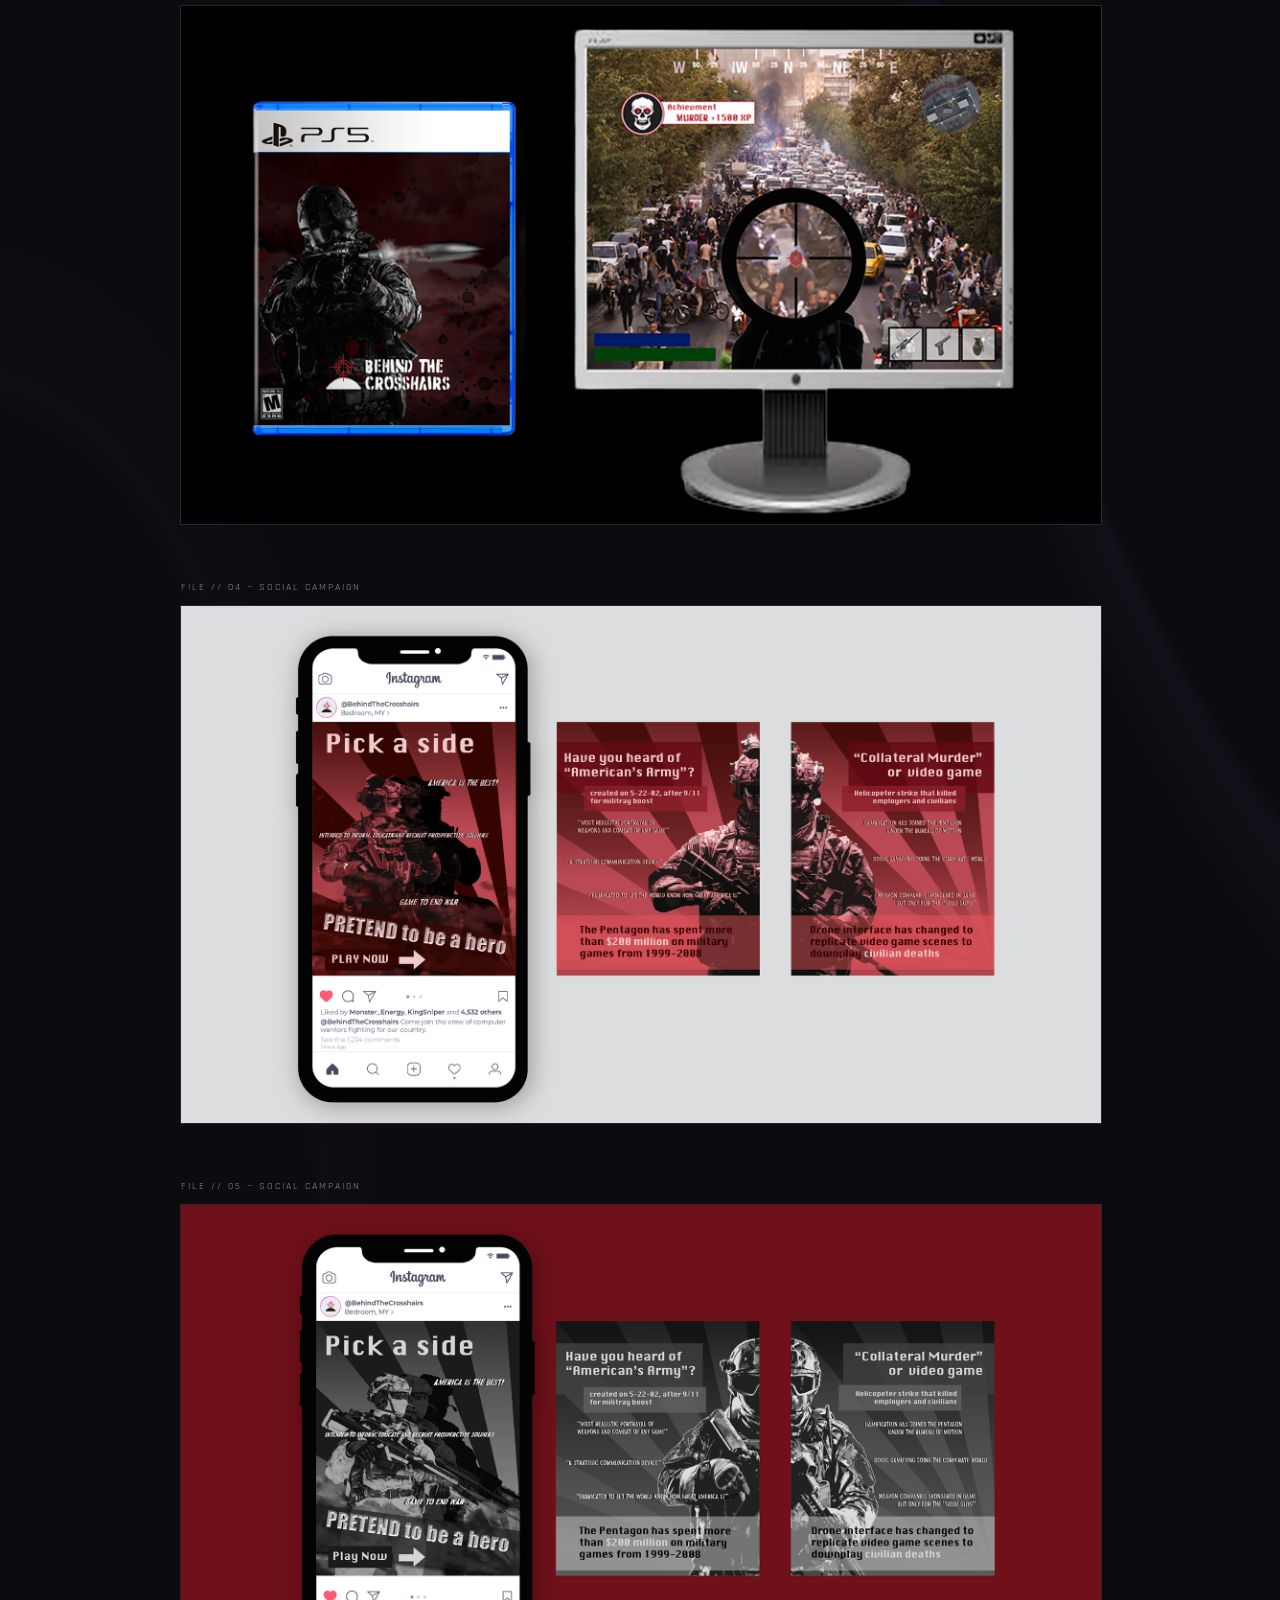
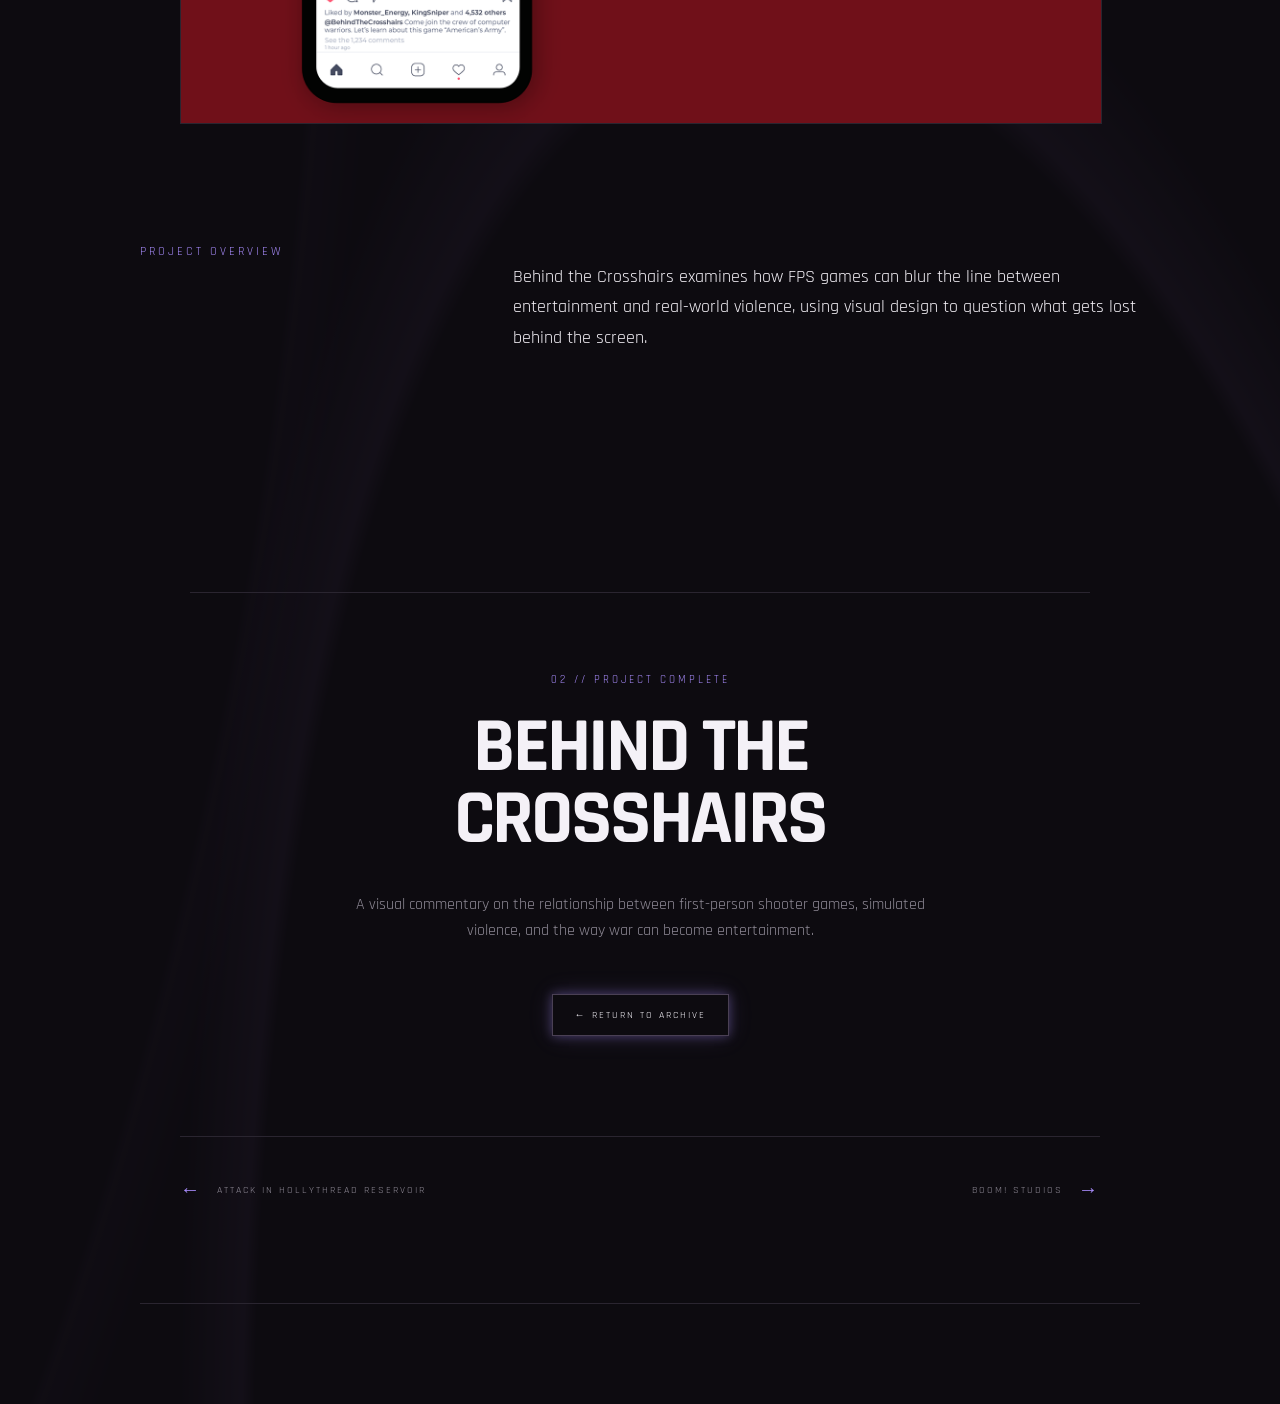
<file: Projects/behind-the-crosshairs.html>
<!DOCTYPE html>
<html lang="en">

<head>

    <!-- GOOGLE FONTS -->

    <link rel="preconnect" href="https://fonts.googleapis.com">
    <link rel="preconnect" href="https://fonts.gstatic.com" crossorigin>

    <link
        href="https://fonts.googleapis.com/css2?family=Audiowide&display=swap"
        rel="stylesheet"
    >

    <link
        href="https://fonts.googleapis.com/css2?family=Rajdhani:wght@300;400;500;600;700&display=swap"
        rel="stylesheet"
    >

    <link
        href="https://fonts.googleapis.com/css2?family=Turret+Road:wght@400;500;700&display=swap"
        rel="stylesheet"
    >

    <meta charset="UTF-8">

    <meta
        name="viewport"
        content="width=device-width, initial-scale=1.0"
    >

    <title>Behind the Crosshairs — Nicole Collins</title>

    <link rel="stylesheet" href="../CSS/Style.css">

</head>


<body>

    <!-- SYSTEM BAR -->

    <div class="system-bar">

        <div class="system-identity">

            <img
                src="../site-logo.png"
                alt=""
                class="system-logo"
            >

            <span>NICOLE.EXE // PROJECT 02</span>

        </div>

        <a href="../index.html" class="back-link">
            ← BACK TO ARCHIVE
        </a>

    </div>


    <!-- PROJECT PAGE -->

    <main class="project-page">


        <!-- PROJECT TITLE -->

        <header class="project-header">

            <p class="project-label">
                GRAPHIC DESIGN // SOCIAL ACTIVISM // 2025
            </p>

            <h1>
                BEHIND THE<br>
                CROSSHAIRS
            </h1>

            <p class="project-intro">
                A visual commentary on the relationship between
                first-person shooter games, simulated violence,
                and the way war can become entertainment.
            </p>

        </header>


        <!-- HERO IMAGE -->

        <div class="project-hero-image">

            <img
                src="../BTC.png"
                alt="Behind the Crosshairs"
            >

        </div>


        <!-- PROJECT DATA -->

        <section class="project-data">

            <div class="data-header">
                PROJECT DATA
            </div>

            <div class="data-grid">

                <div class="data-item">

                    <span class="data-label">
                        YEAR
                    </span>

                    <span class="data-value">
                        2025
                    </span>

                </div>


                <div class="data-item">

                    <span class="data-label">
                        PROJECT
                    </span>

                    <span class="data-value">
                        SOCIAL ACTIVISM
                    </span>

                </div>


                <div class="data-item">

                    <span class="data-label">
                        ROLE
                    </span>

                    <span class="data-value">
                        GRAPHIC DESIGN
                    </span>

                </div>


                <div class="data-item">

                    <span class="data-label">
                        MEDIUM
                    </span>

                    <span class="data-value">
                        DIGITAL
                    </span>

                </div>


                <div class="data-item">

                    <span class="data-label">
                        STATUS
                    </span>

                    <span class="data-value">
                        COMPLETE ●
                    </span>

                </div>

            </div>


            <!-- VISUAL EVIDENCE -->

            <section class="btc-evidence">

                <div class="evidence-header">

                    <p class="section-number">
                        01 // VISUAL EVIDENCE
                    </p>

                    <h2>
                        BEHIND THE<br>
                        MATERIAL
                    </h2>

                </div>


                <!-- FILE 01 -->

                <div class="work-feature">

                    <div class="image-label">
                        FILE // 01 — STICKER SET
                    </div>

                    <img
                        src="../BTCstickers.png"
                        alt="Behind the Crosshairs sticker designs"
                    >

                </div>


                <!-- FILE 02 -->

                <div class="work-feature">

                    <div class="image-label">
                        FILE // 02 — CAN DESIGN
                    </div>

                    <img
                        src="../BTCcans.png"
                        alt="Behind the Crosshairs can designs"
                    >

                </div>


                <!-- FILE 03 -->

                <div class="work-feature">

                    <div class="image-label">
                        FILE // 03 — GAME DESIGN
                    </div>

                    <img
                        src="../BTCgame.png"
                        alt="Behind the Crosshairs game design"
                    >

                </div>


                <!-- FILE 04 -->

                <div class="work-feature">

                    <div class="image-label">
                        FILE // 04 — SOCIAL CAMPAIGN
                    </div>

                    <img
                        src="../BTCsocial2.png"
                        alt="Behind the Crosshairs social media campaign"
                    >

                </div>


                <!-- FILE 05 -->

                <div class="work-feature">

                    <div class="image-label">
                        FILE // 05 — SOCIAL CAMPAIGN
                    </div>

                    <img
                        src="../BTCsocial.png"
                        alt="Behind the Crosshairs social media campaign"
                    >

                </div>

            </section>


            <!-- PROJECT OVERVIEW -->

            <section class="project-overview">

                <div class="overview-label">
                    PROJECT OVERVIEW
                </div>

                <div class="overview-text">

                    <p>
                        Behind the Crosshairs examines how FPS games can blur the line
                        between entertainment and real-world violence, using visual
                        design to question what gets lost behind the screen.
                    </p>

                </div>

            </section>


            <!-- PROJECT CLOSING -->

            <section class="project-closing">

                <div class="closing-line"></div>

                <p class="section-number">
                    02 // PROJECT COMPLETE
                </p>

                <h2>
                    BEHIND THE<br>
                    CROSSHAIRS
                </h2>

                <p class="closing-description">
                    A visual commentary on the relationship between
                    first-person shooter games, simulated violence,
                    and the way war can become entertainment.
                </p>

                <a href="../index.html" class="archive-button">
                    ← RETURN TO ARCHIVE
                </a>

            </section>


            <!-- PROJECT NAVIGATION -->

            <nav class="project-navigation">

                <a
                    href="hollythread.html"
                    class="project-nav"
                >
                    <strong>←</strong>
                    ATTACK IN HOLLYTHREAD RESERVOIR
                </a>


                <a
                    href="boom-studios.html"
                    class="project-nav"
                >
                    BOOM! STUDIOS
                    <strong>→</strong>
                </a>

            </nav>


        </section>

    </main>


    <script src="../JS/interface.js"></script>

</body>

</html>
</file>
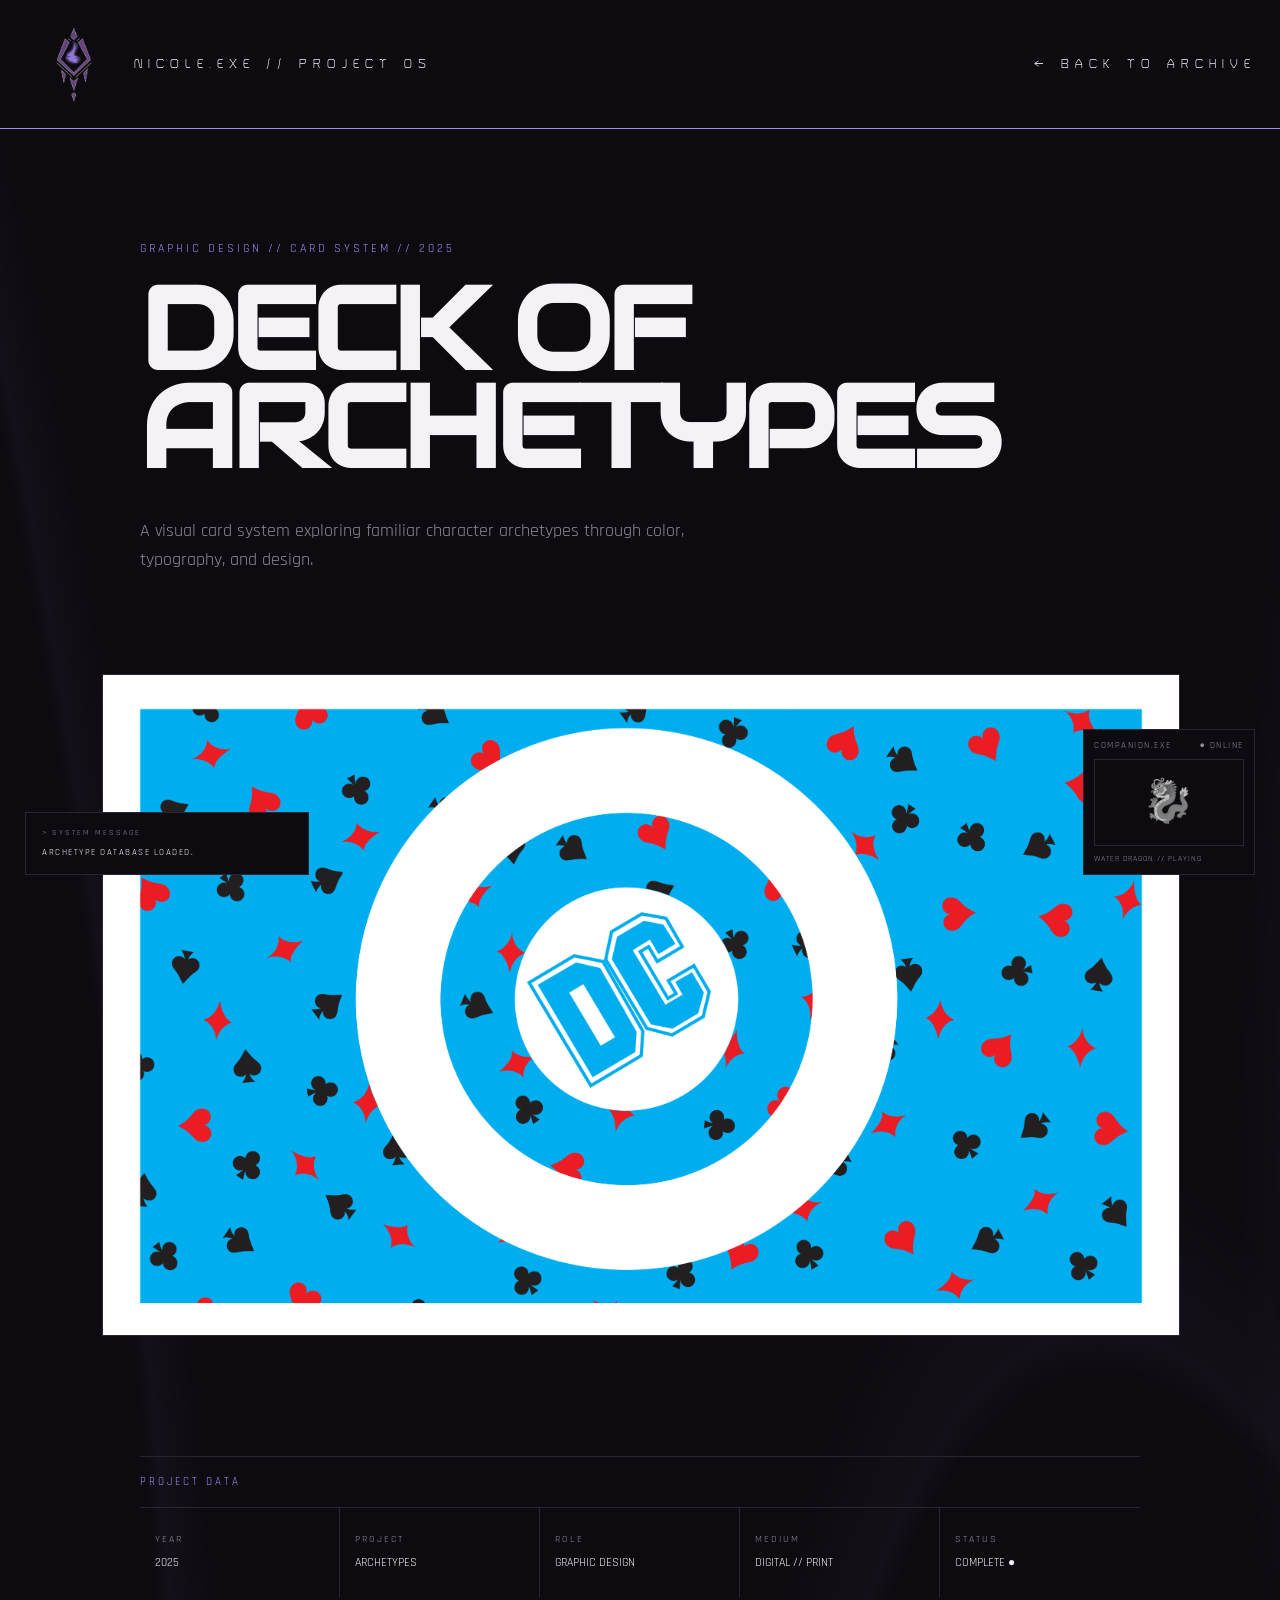
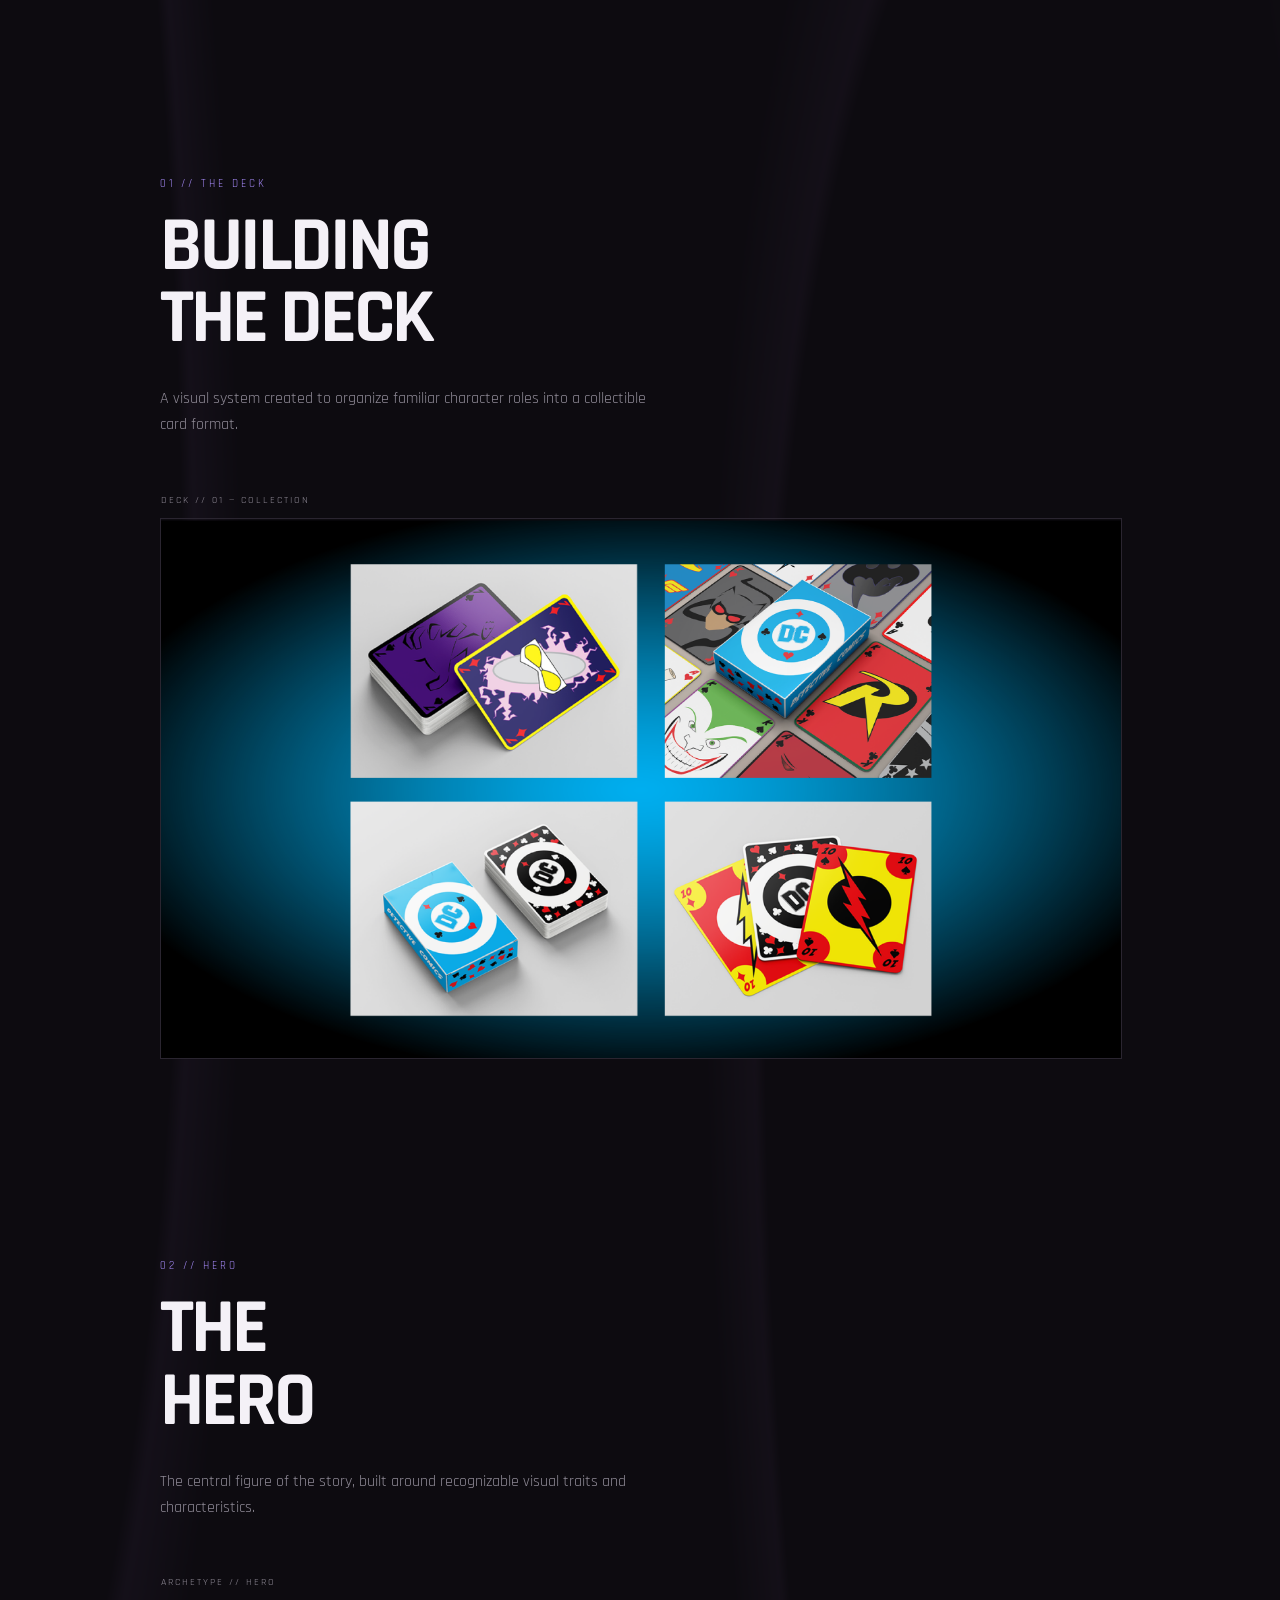
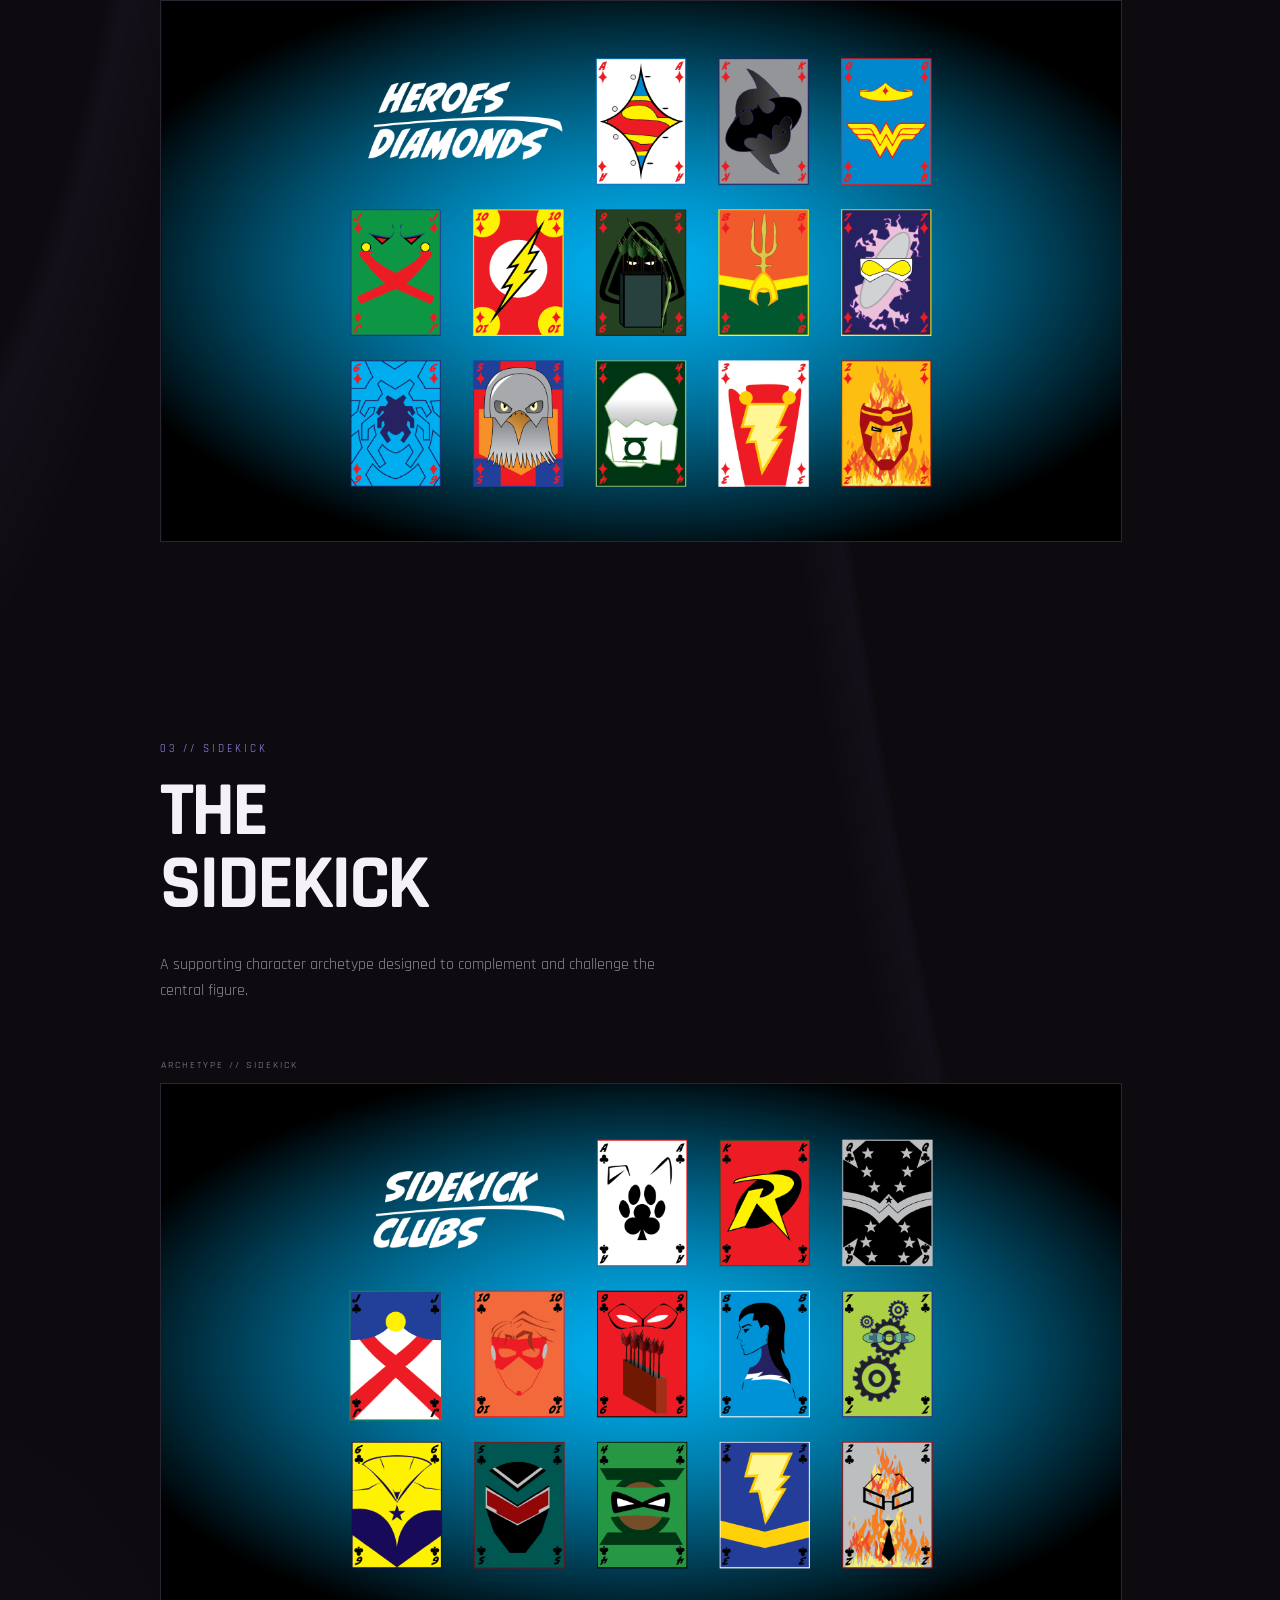
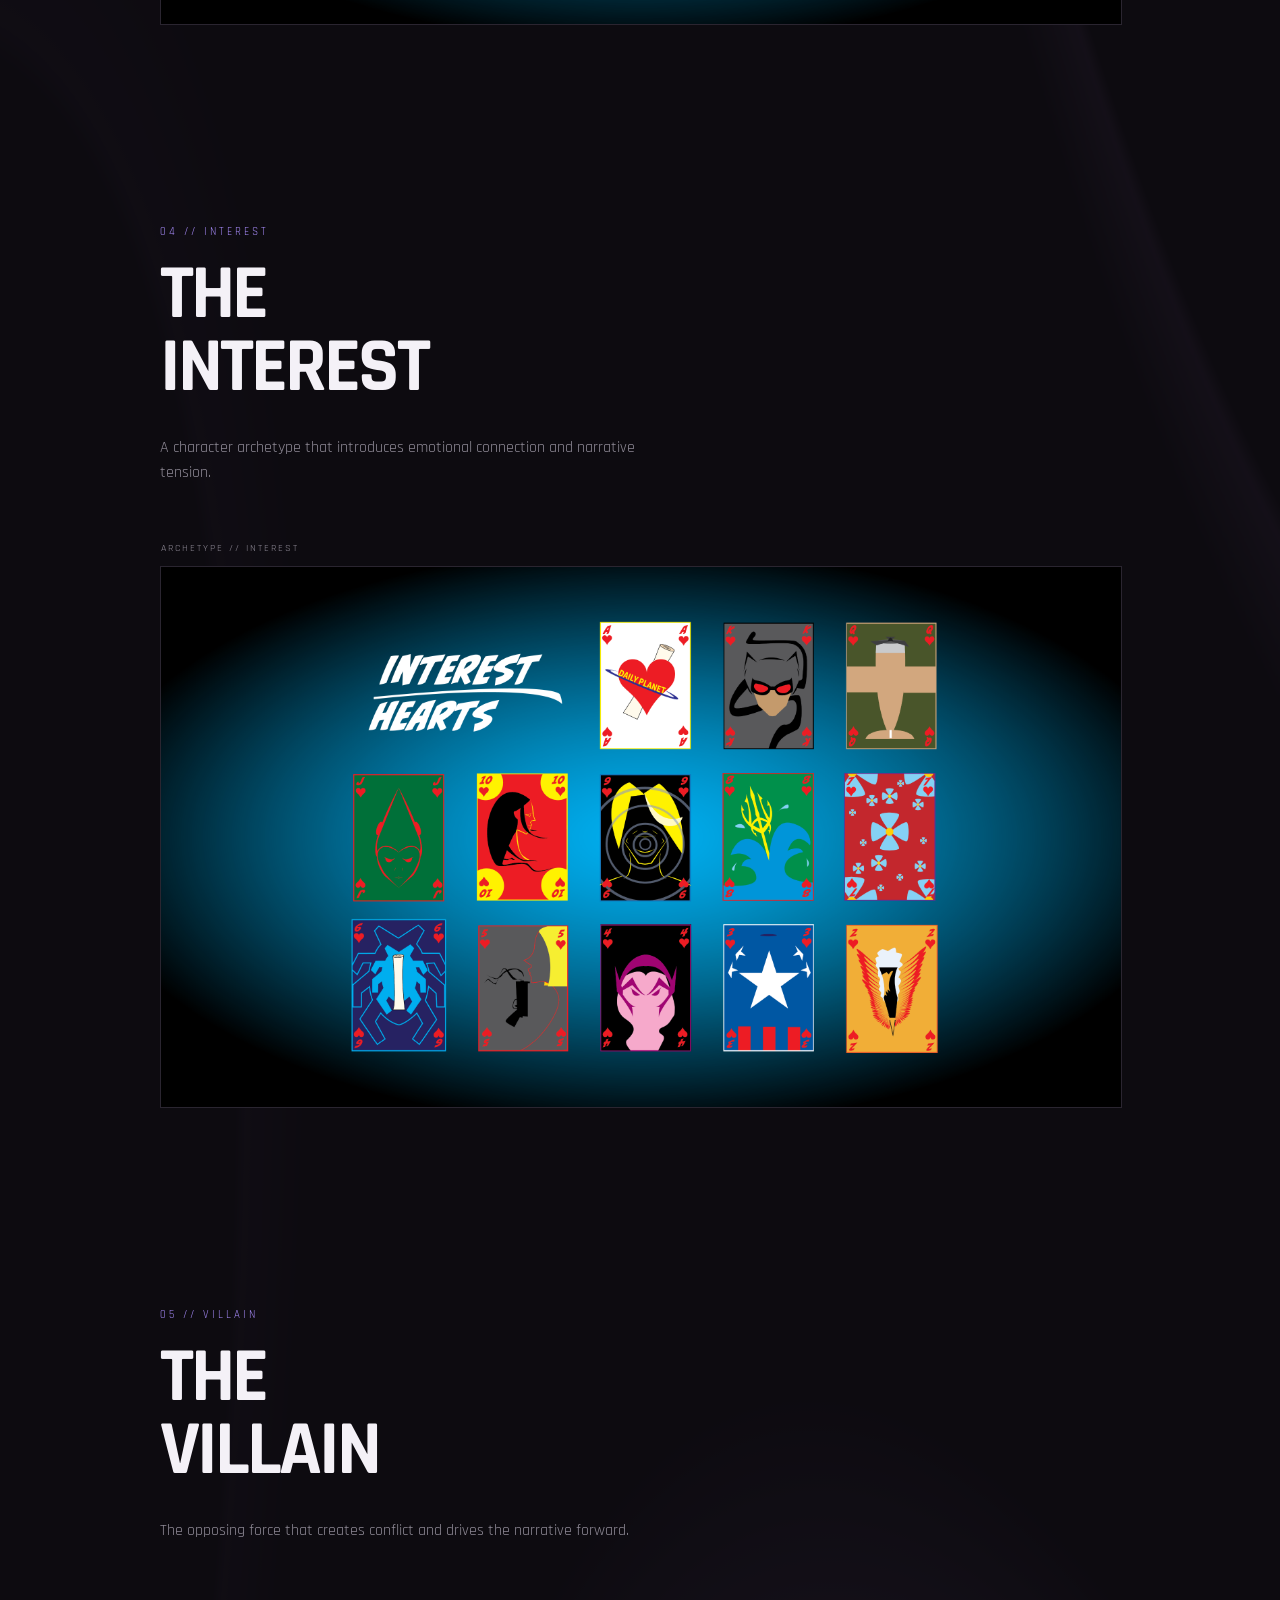
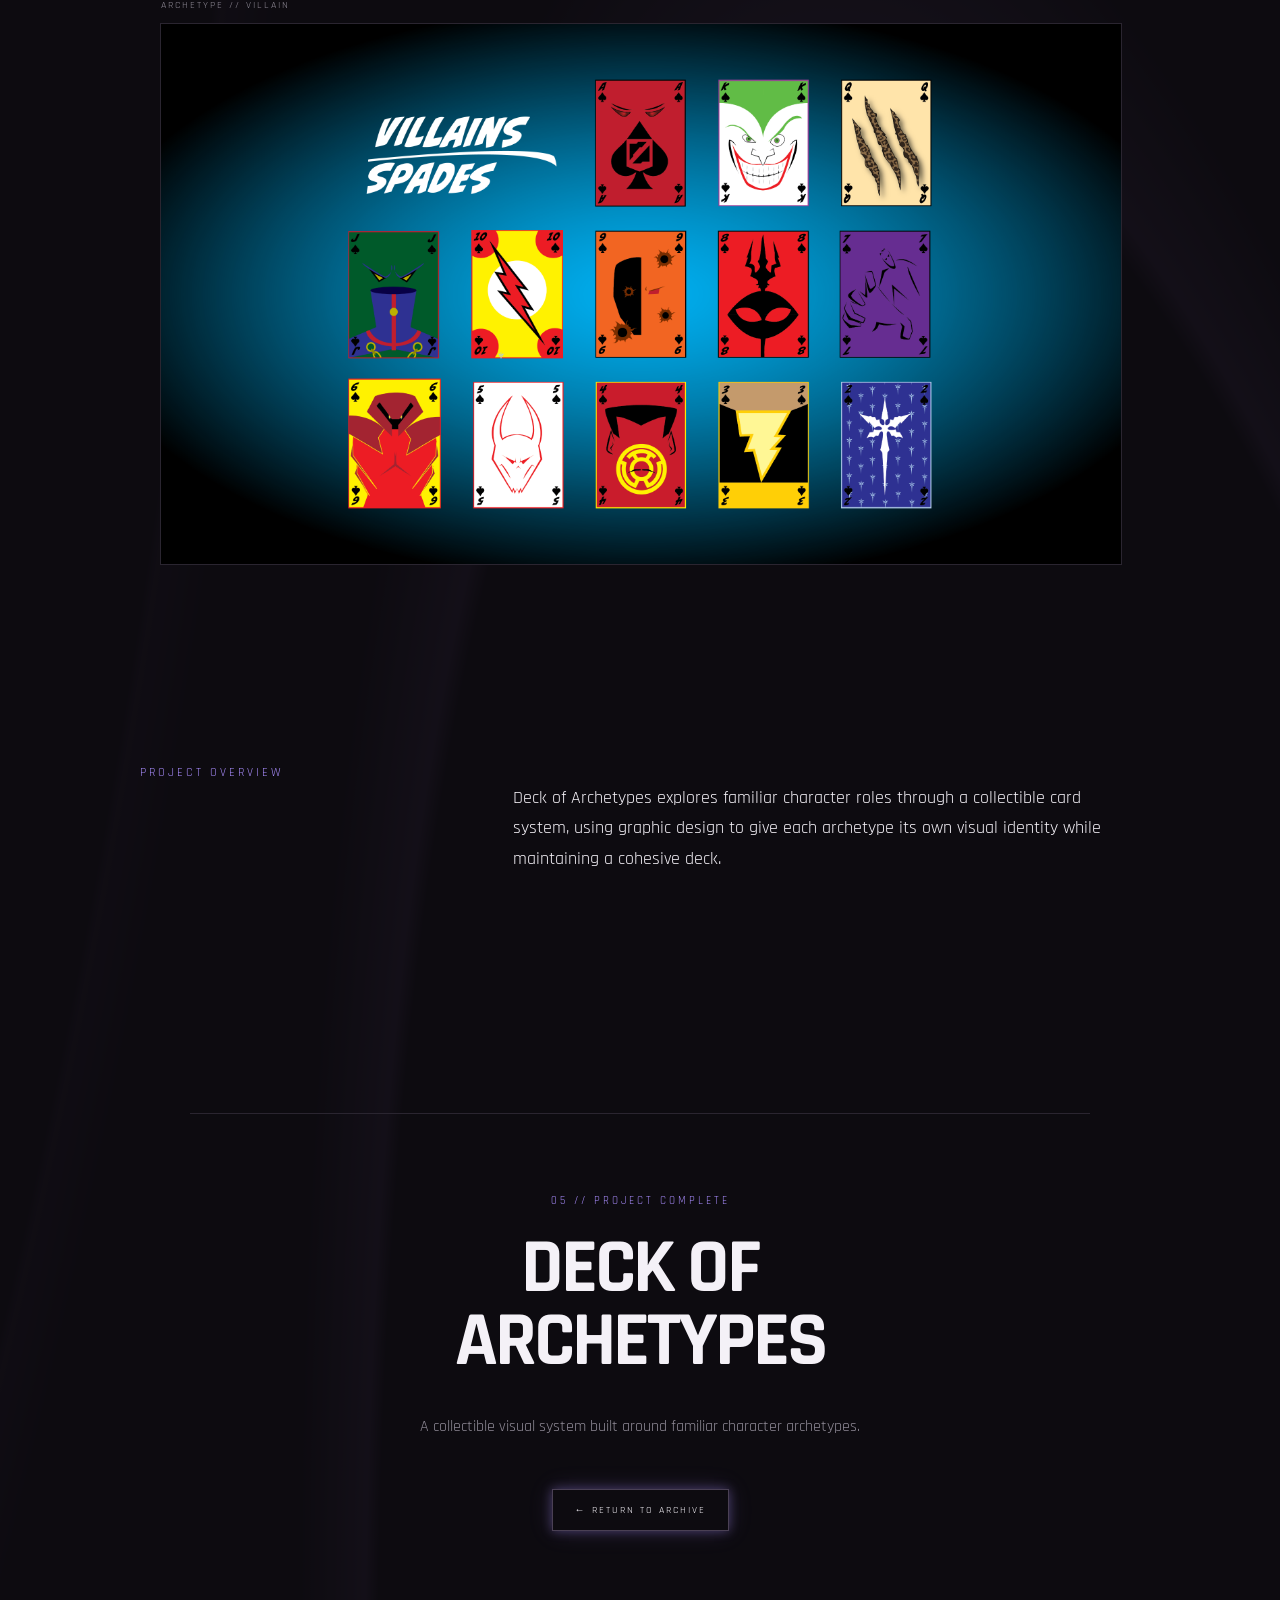
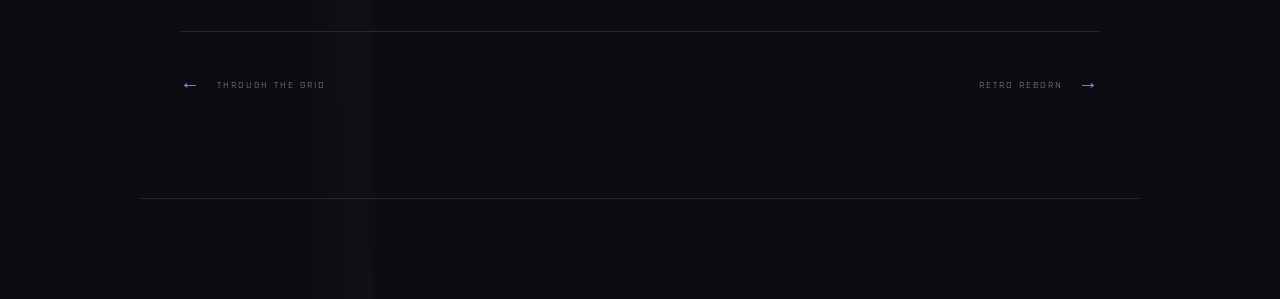
<file: Projects/deck.html>
<!DOCTYPE html>
<html lang="en">

<head>

    <!-- GOOGLE FONTS -->

    <link rel="preconnect" href="https://fonts.googleapis.com">
    <link rel="preconnect" href="https://fonts.gstatic.com" crossorigin>

    <link
        href="https://fonts.googleapis.com/css2?family=Audiowide&display=swap"
        rel="stylesheet"
    >

    <link
        href="https://fonts.googleapis.com/css2?family=Rajdhani:wght@300;400;500;600;700&display=swap"
        rel="stylesheet"
    >

    <link
        href="https://fonts.googleapis.com/css2?family=Turret+Road:wght@400;500;700&display=swap"
        rel="stylesheet"
    >

    <meta charset="UTF-8">

    <meta
        name="viewport"
        content="width=device-width, initial-scale=1.0"
    >

    <title>Deck of Archetypes — Nicole Collins</title>

    <link rel="stylesheet" href="../CSS/Style.css">

</head>


<body>

    <!-- SYSTEM BAR -->

    <div class="system-bar">

        <div class="system-identity">

            <img
                src="../site-logo.png"
                alt=""
                class="system-logo"
            >

            <span>NICOLE.EXE // PROJECT 05</span>

        </div>

        <a href="../index.html" class="back-link">
            ← BACK TO ARCHIVE
        </a>

    </div>


    <!-- PROJECT PAGE -->

    <main class="project-page">


        <!-- PROJECT TITLE -->

        <header class="project-header">

            <p class="project-label">
                GRAPHIC DESIGN // CARD SYSTEM // 2025
            </p>

            <h1>
                DECK OF<br>
                ARCHETYPES
            </h1>

            <p class="project-intro">
                A visual card system exploring familiar character
                archetypes through color, typography, and design.
            </p>

        </header>


        <!-- HERO IMAGE -->

        <div class="project-hero-image">

            <img
                src="../DC.png"
                alt="Deck of Archetypes"
            >

        </div>


        <!-- PROJECT DATA -->

        <section class="project-data">

            <div class="data-header">
                PROJECT DATA
            </div>

            <div class="data-grid">

                <div class="data-item">

                    <span class="data-label">
                        YEAR
                    </span>

                    <span class="data-value">
                        2025
                    </span>

                </div>


                <div class="data-item">

                    <span class="data-label">
                        PROJECT
                    </span>

                    <span class="data-value">
                        ARCHETYPES
                    </span>

                </div>


                <div class="data-item">

                    <span class="data-label">
                        ROLE
                    </span>

                    <span class="data-value">
                        GRAPHIC DESIGN
                    </span>

                </div>


                <div class="data-item">

                    <span class="data-label">
                        MEDIUM
                    </span>

                    <span class="data-value">
                        DIGITAL // PRINT
                    </span>

                </div>


                <div class="data-item">

                    <span class="data-label">
                        STATUS
                    </span>

                    <span class="data-value">
                        COMPLETE ●
                    </span>

                </div>

            </div>


            <!-- SECTION 01 -->

            <section class="work-section">

                <div class="section-heading">

                    <p class="section-number">
                        01 // THE DECK
                    </p>

                    <h2>
                        BUILDING<br>
                        THE DECK
                    </h2>

                    <p class="section-description">
                        A visual system created to organize familiar
                        character roles into a collectible card format.
                    </p>

                </div>


                <div class="work-feature">

                    <div class="image-label">
                        DECK // 01 — COLLECTION
                    </div>

                    <img
                        src="../DC2.png"
                        alt="Deck of Archetypes card system"
                    >

                </div>

            </section>


            <!-- SECTION 02 -->

            <section class="visual-details">

                <div class="section-heading">

                    <p class="section-number">
                        02 // HERO
                    </p>

                    <h2>
                        THE<br>
                        HERO
                    </h2>

                    <p class="section-description">
                        The central figure of the story, built around
                        recognizable visual traits and characteristics.
                    </p>

                </div>


                <div class="work-feature">

                    <div class="image-label">
                        ARCHETYPE // HERO
                    </div>

                    <img
                        src="../DC3.png"
                        alt="Hero archetype card"
                    >

                </div>

            </section>


            <!-- SECTION 03 -->

            <section class="visual-details">

                <div class="section-heading">

                    <p class="section-number">
                        03 // SIDEKICK
                    </p>

                    <h2>
                        THE<br>
                        SIDEKICK
                    </h2>

                    <p class="section-description">
                        A supporting character archetype designed to
                        complement and challenge the central figure.
                    </p>

                </div>


                <div class="work-feature">

                    <div class="image-label">
                        ARCHETYPE // SIDEKICK
                    </div>

                    <img
                        src="../DC4.png"
                        alt="Sidekick archetype card"
                    >

                </div>

            </section>


            <!-- SECTION 04 -->

            <section class="visual-details">

                <div class="section-heading">

                    <p class="section-number">
                        04 // INTEREST
                    </p>

                    <h2>
                        THE<br>
                        INTEREST
                    </h2>

                    <p class="section-description">
                        A character archetype that introduces emotional
                        connection and narrative tension.
                    </p>

                </div>


                <div class="work-feature">

                    <div class="image-label">
                        ARCHETYPE // INTEREST
                    </div>

                    <img
                        src="../DC5.png"
                        alt="Interest archetype card"
                    >

                </div>

            </section>


            <!-- SECTION 05 -->

            <section class="visual-details">

                <div class="section-heading">

                    <p class="section-number">
                        05 // VILLAIN
                    </p>

                    <h2>
                        THE<br>
                        VILLAIN
                    </h2>

                    <p class="section-description">
                        The opposing force that creates conflict and
                        drives the narrative forward.
                    </p>

                </div>


                <div class="work-feature">

                    <div class="image-label">
                        ARCHETYPE // VILLAIN
                    </div>

                    <img
                        src="../DC6.png"
                        alt="Villain archetype card"
                    >

                </div>

            </section>


            <!-- PROJECT OVERVIEW -->

            <section class="project-overview">

                <div class="overview-label">
                    PROJECT OVERVIEW
                </div>

                <div class="overview-text">

                    <p>
                        Deck of Archetypes explores familiar character
                        roles through a collectible card system, using
                        graphic design to give each archetype its own
                        visual identity while maintaining a cohesive deck.
                    </p>

                </div>

            </section>


            <!-- PROJECT CLOSING -->

            <section class="project-closing">

                <div class="closing-line"></div>

                <p class="section-number">
                    05 // PROJECT COMPLETE
                </p>

                <h2>
                    DECK OF<br>
                    ARCHETYPES
                </h2>

                <p class="closing-description">
                    A collectible visual system built around
                    familiar character archetypes.
                </p>

                <a
                    href="../index.html"
                    class="archive-button"
                >
                    ← RETURN TO ARCHIVE
                </a>

            </section>


            <!-- PROJECT NAVIGATION -->

            <nav class="project-navigation">

                <a
                    href="t-t-g.html"
                    class="project-nav"
                >
                    <strong>←</strong>
                    THROUGH THE GRID
                </a>


                <a
                    href="retro-reborn.html"
                    class="project-nav"
                >
                    RETRO REBORN
                    <strong>→</strong>
                </a>

            </nav>


        </section>

    </main>


    <script src="../JS/interface.js"></script>

</body>

</html>
</file>
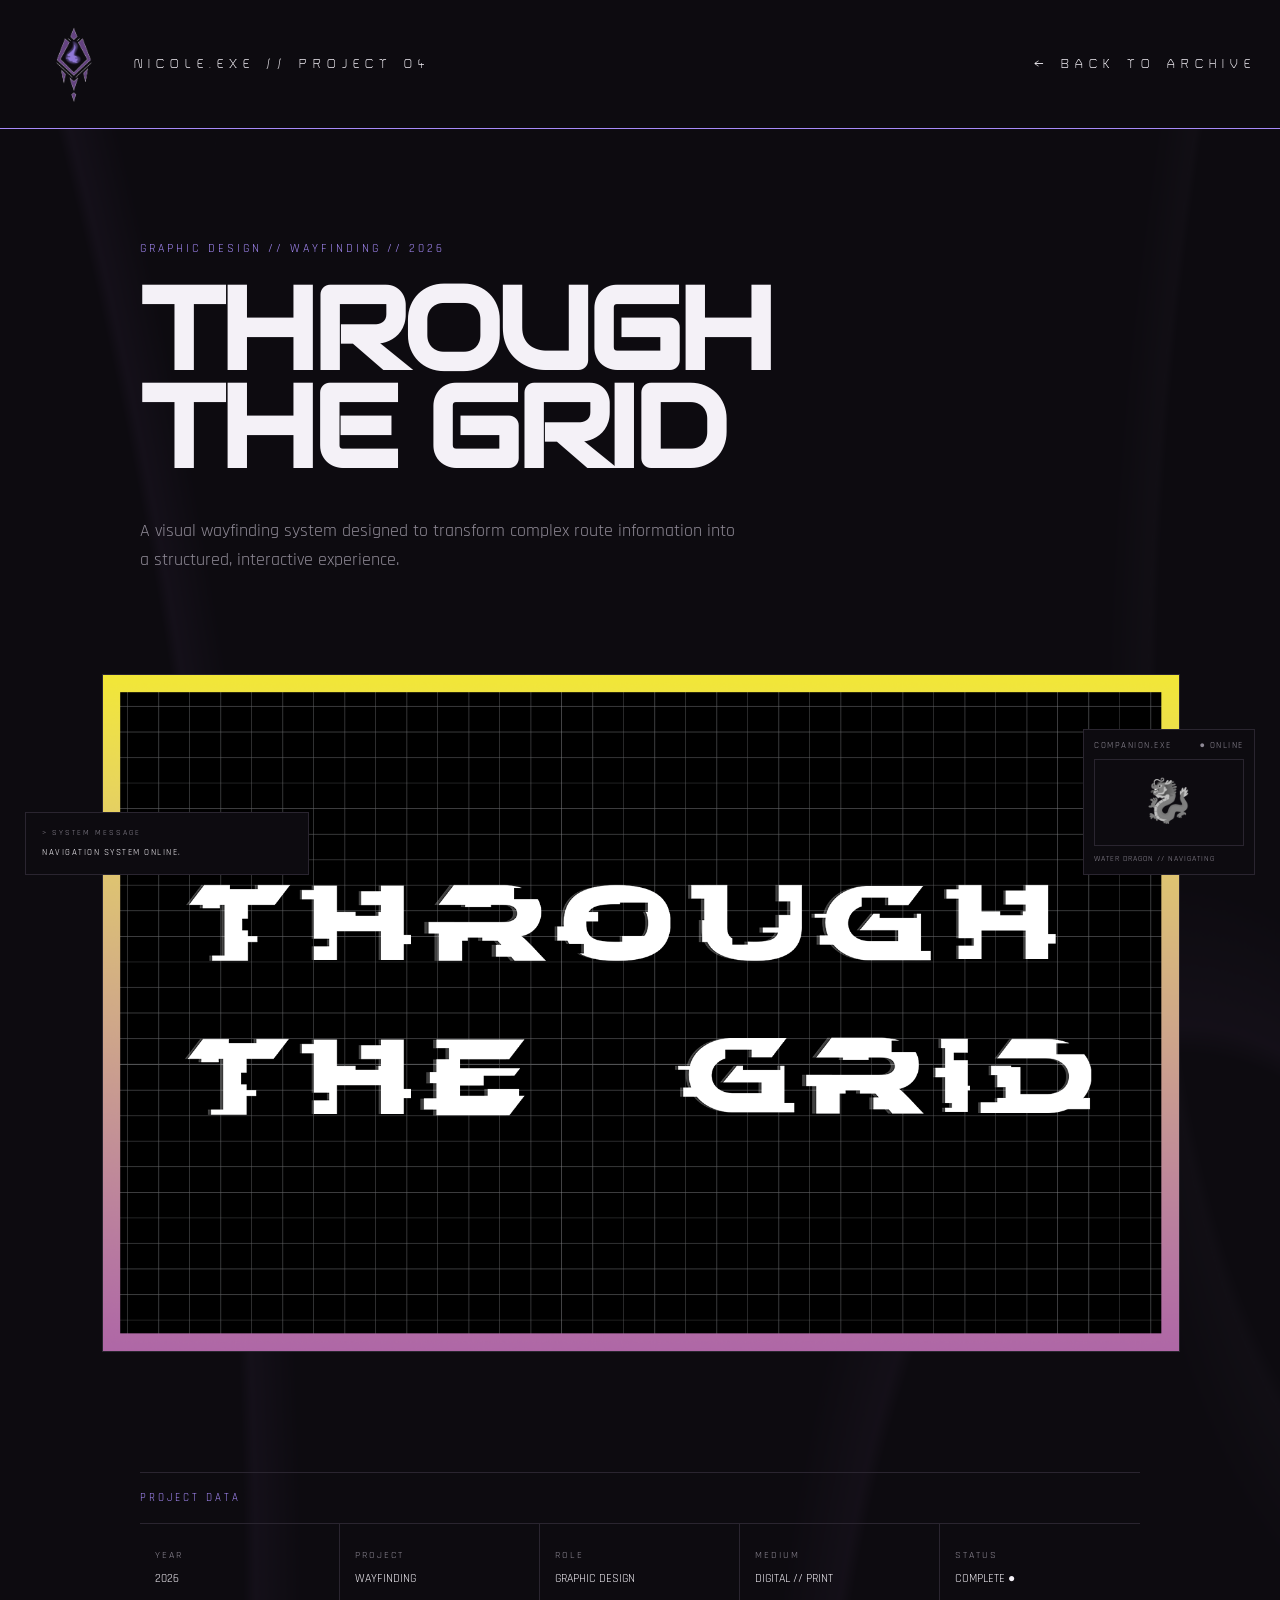
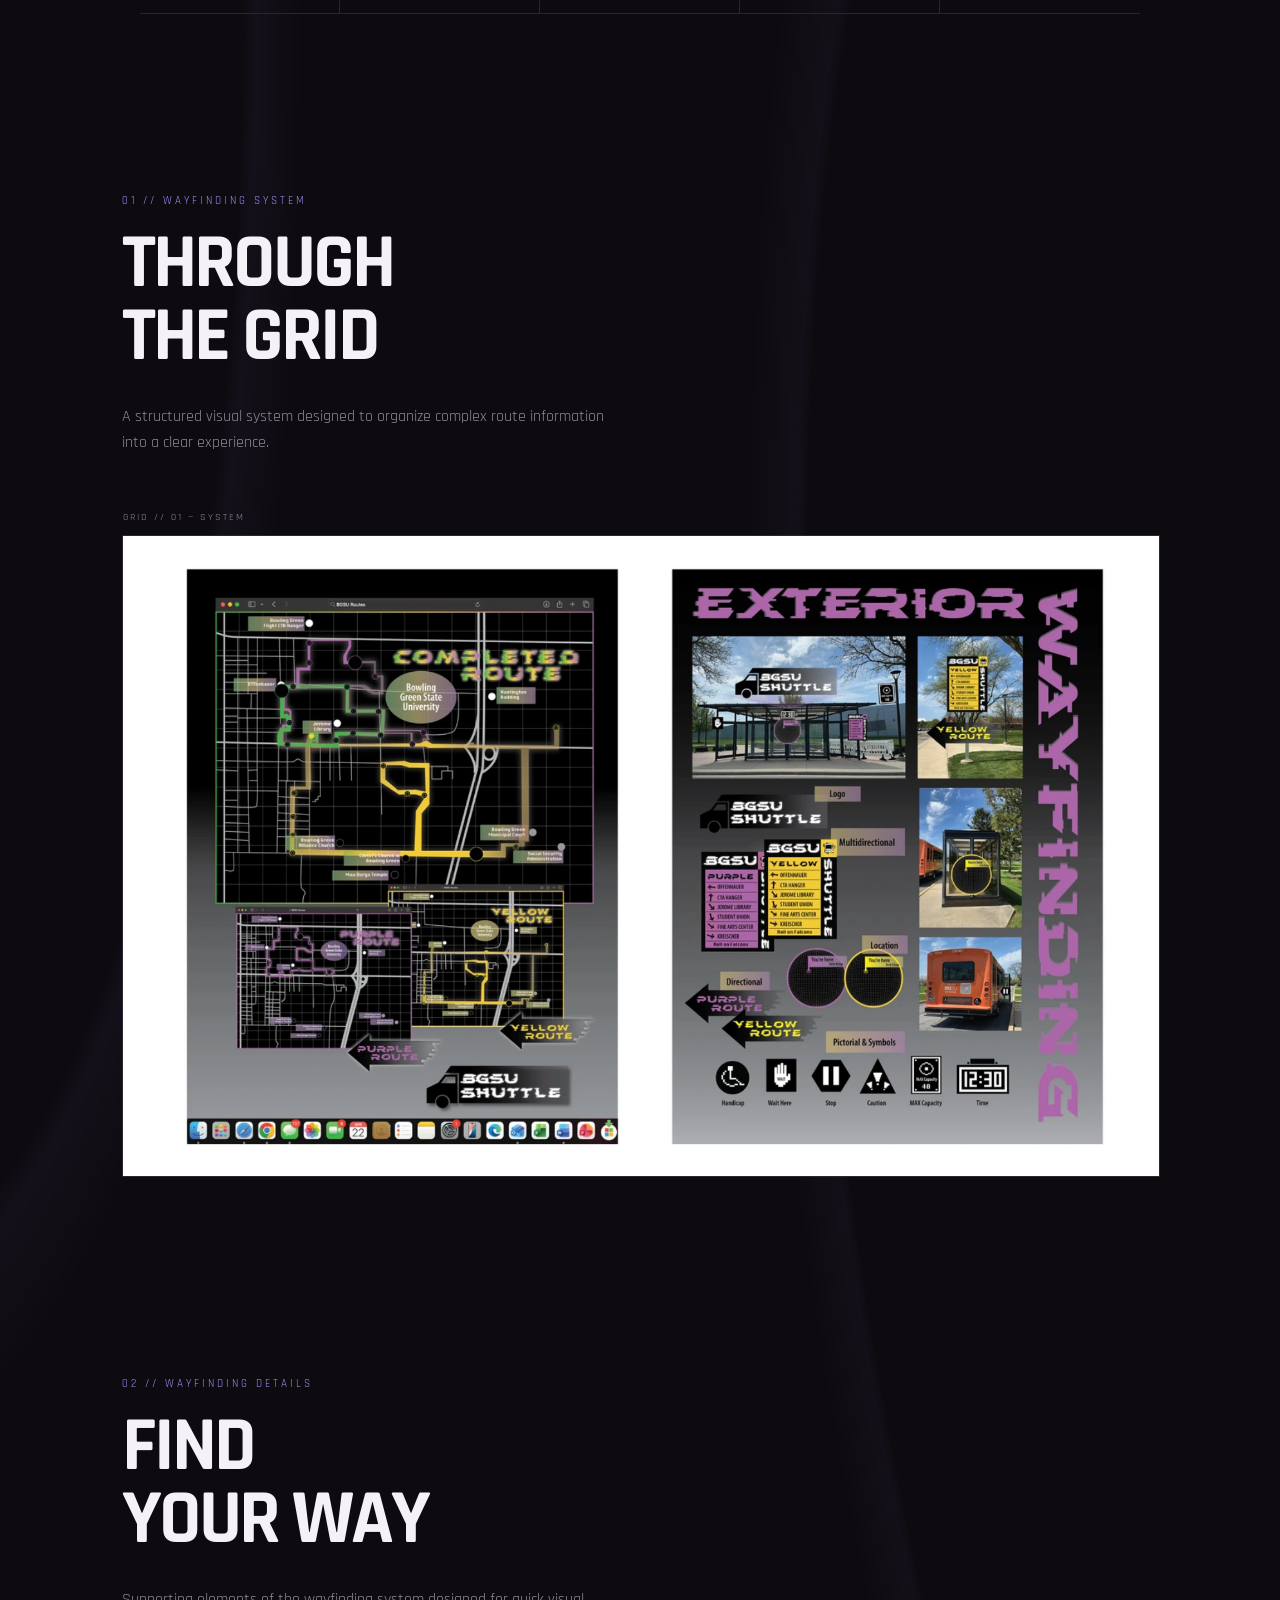
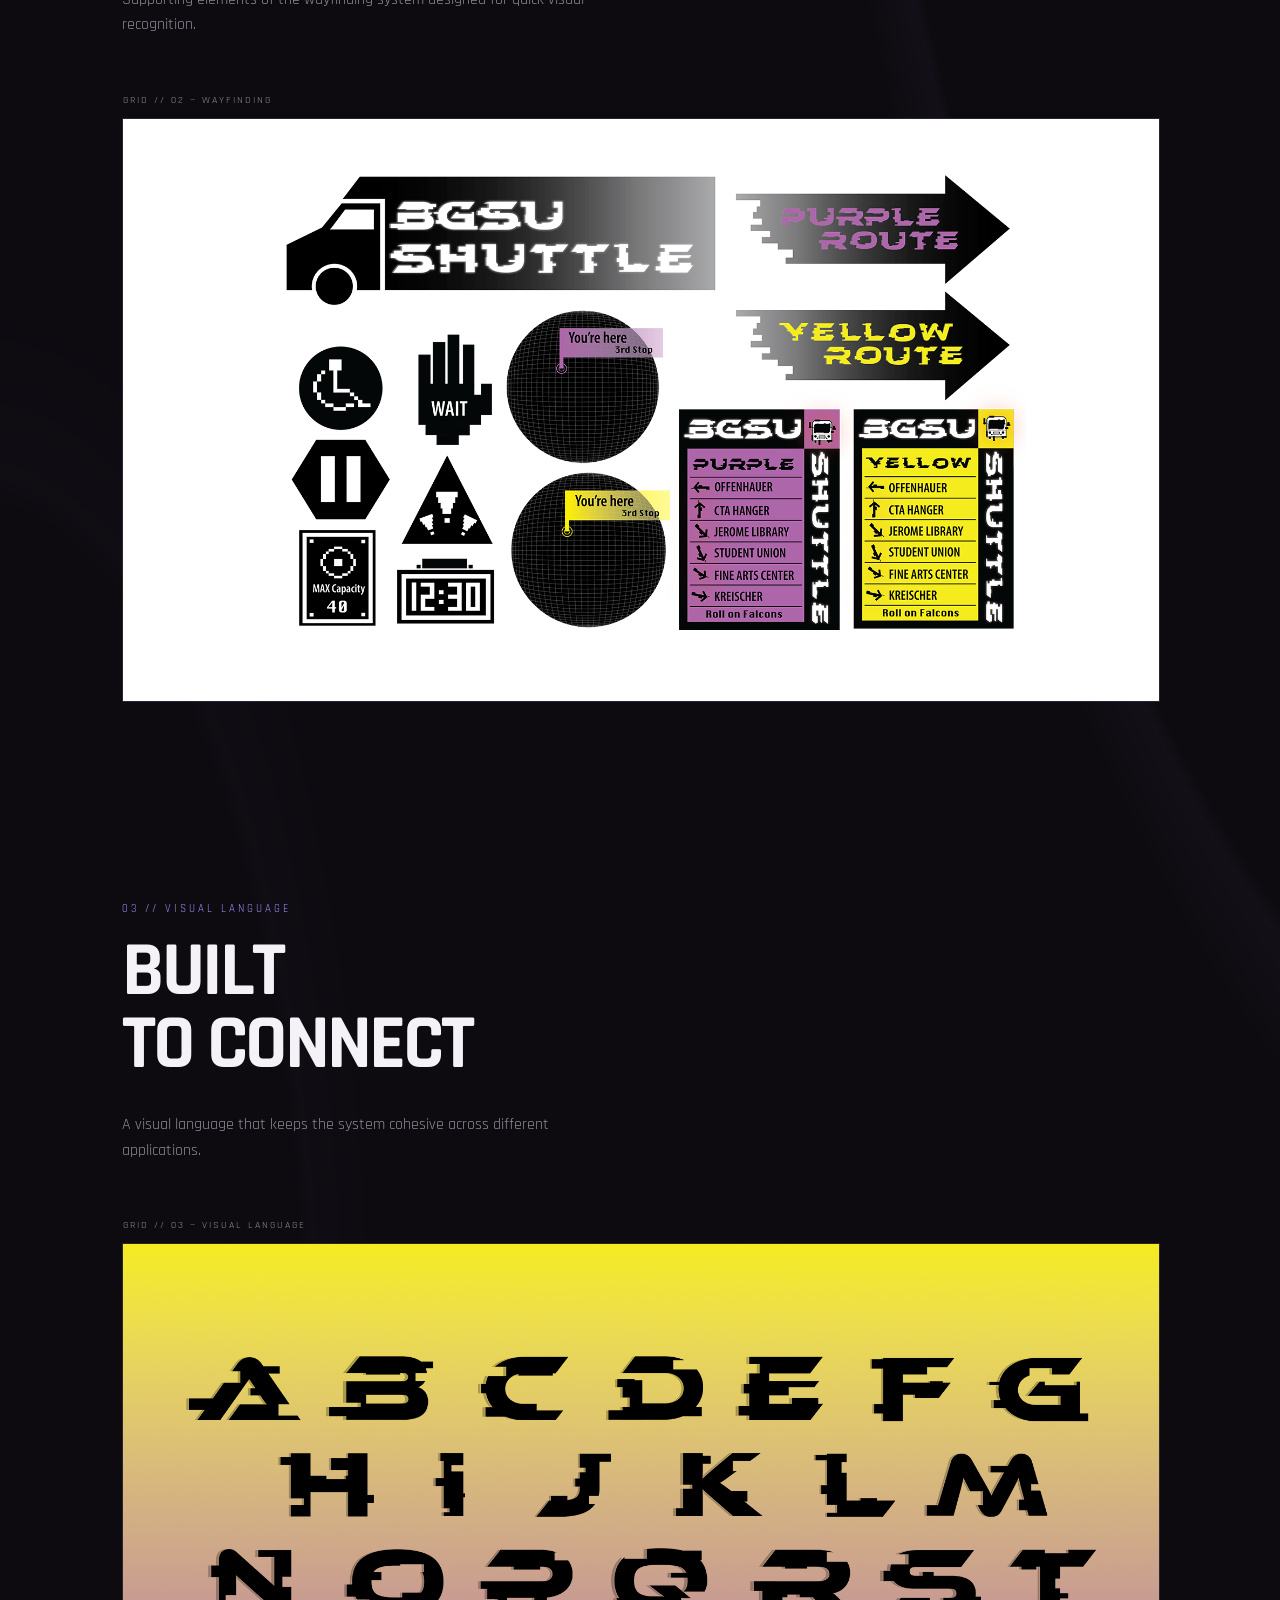
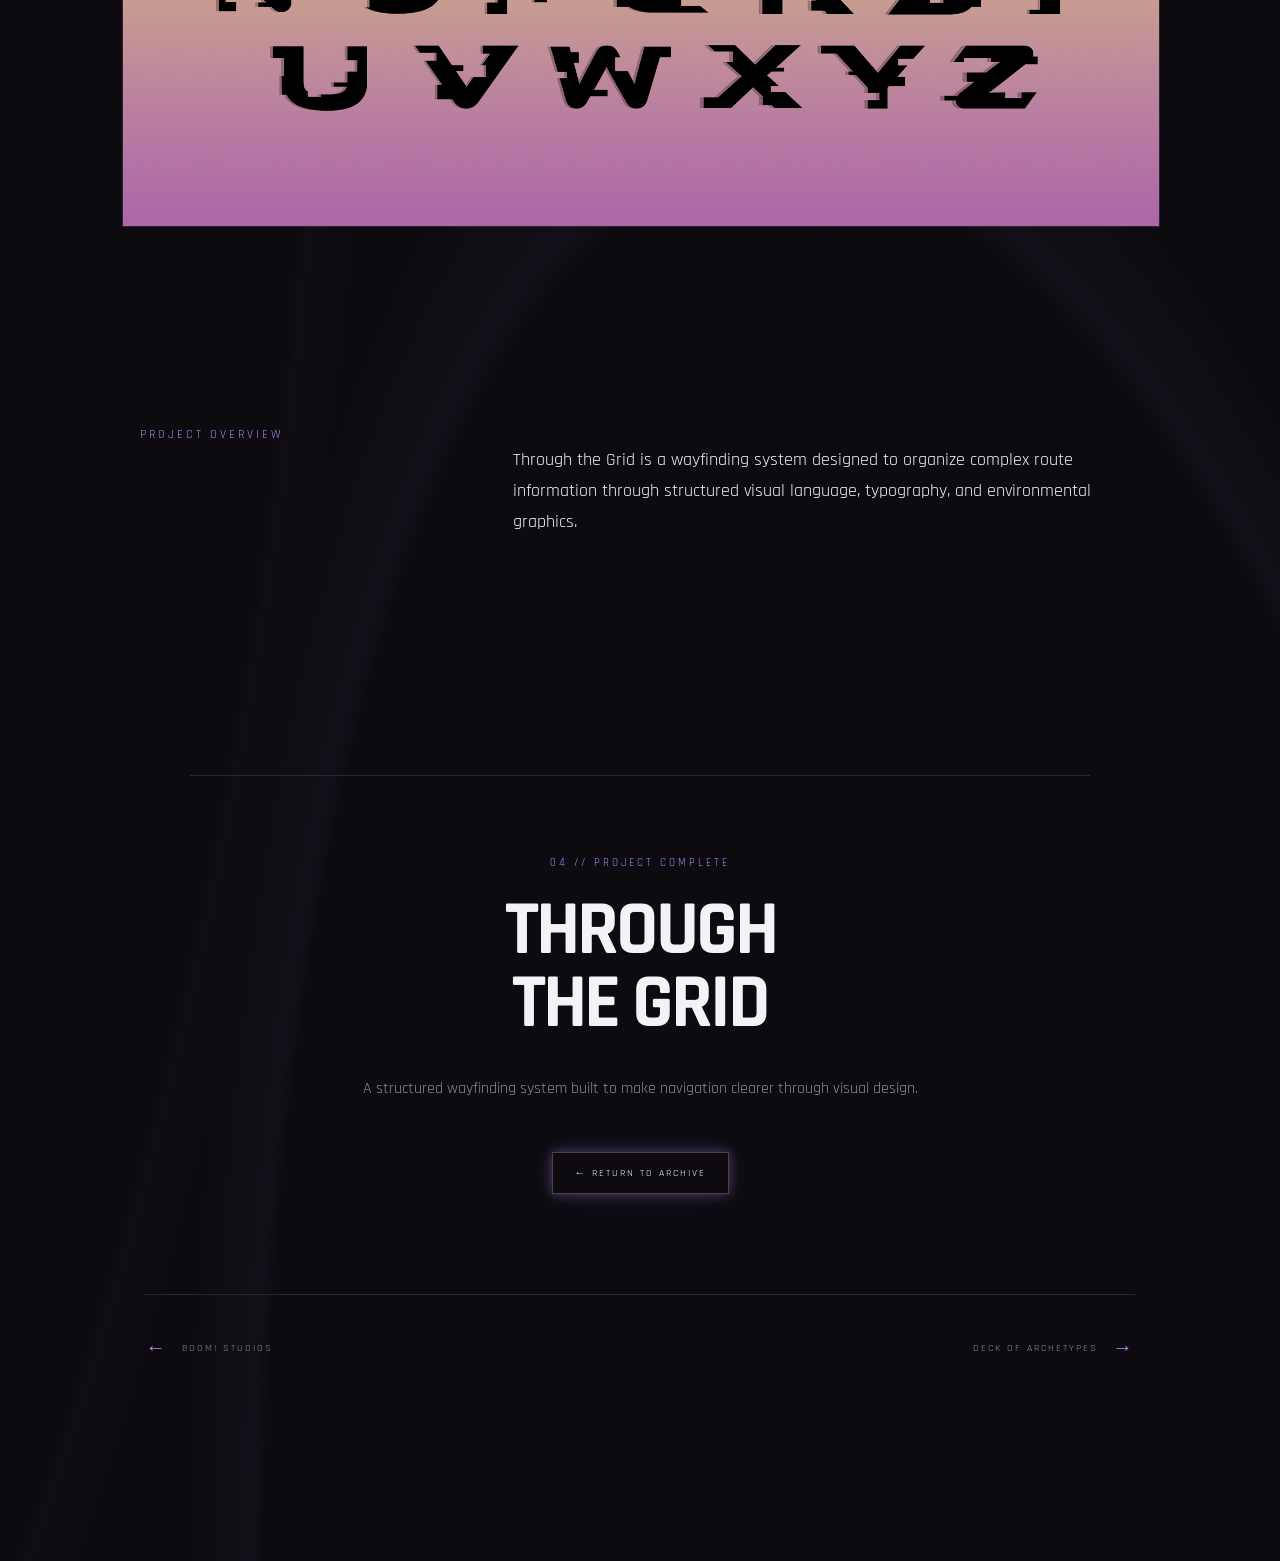
<file: Projects/t-t-g.html>
<!DOCTYPE html>
<html lang="en">

<head>

    <!-- GOOGLE FONTS -->

    <link rel="preconnect" href="https://fonts.googleapis.com">
    <link rel="preconnect" href="https://fonts.gstatic.com" crossorigin>

    <link
        href="https://fonts.googleapis.com/css2?family=Audiowide&display=swap"
        rel="stylesheet"
    >

    <link
        href="https://fonts.googleapis.com/css2?family=Rajdhani:wght@300;400;500;600;700&display=swap"
        rel="stylesheet"
    >

    <link
        href="https://fonts.googleapis.com/css2?family=Turret+Road:wght@400;500;700&display=swap"
        rel="stylesheet"
    >

    <meta charset="UTF-8">

    <meta
        name="viewport"
        content="width=device-width, initial-scale=1.0"
    >

    <title>Through the Grid — Nicole Collins</title>

    <link rel="stylesheet" href="../CSS/Style.css">

</head>


<body>

    <!-- SYSTEM BAR -->

    <div class="system-bar">

        <div class="system-identity">

            <img
                src="../site-logo.png"
                alt=""
                class="system-logo"
            >

            <span>NICOLE.EXE // PROJECT 04</span>

        </div>

        <a href="../index.html" class="back-link">
            ← BACK TO ARCHIVE
        </a>

    </div>


    <!-- PROJECT PAGE -->

    <main class="project-page">


        <!-- PROJECT TITLE -->

        <header class="project-header">

            <p class="project-label">
                GRAPHIC DESIGN // WAYFINDING // 2026
            </p>

            <h1>
                THROUGH<br>
                THE GRID
            </h1>

            <p class="project-intro">
                A visual wayfinding system designed to transform
                complex route information into a structured,
                interactive experience.
            </p>

        </header>


        <!-- HERO IMAGE -->

        <div class="project-hero-image">

            <img
                src="../TTG.png"
                alt="Through the Grid wayfinding project"
            >

        </div>


        <!-- PROJECT DATA -->

        <section class="project-data">

            <div class="data-header">
                PROJECT DATA
            </div>

            <div class="data-grid">

                <div class="data-item">

                    <span class="data-label">
                        YEAR
                    </span>

                    <span class="data-value">
                        2026
                    </span>

                </div>


                <div class="data-item">

                    <span class="data-label">
                        PROJECT
                    </span>

                    <span class="data-value">
                        WAYFINDING
                    </span>

                </div>


                <div class="data-item">

                    <span class="data-label">
                        ROLE
                    </span>

                    <span class="data-value">
                        GRAPHIC DESIGN
                    </span>

                </div>


                <div class="data-item">

                    <span class="data-label">
                        MEDIUM
                    </span>

                    <span class="data-value">
                        DIGITAL // PRINT
                    </span>

                </div>


                <div class="data-item">

                    <span class="data-label">
                        STATUS
                    </span>

                    <span class="data-value">
                        COMPLETE ●
                    </span>

                </div>

            </div>

        </section>


        <!-- SECTION 01 -->

        <section class="work-section">

            <div class="section-heading">

                <p class="section-number">
                    01 // WAYFINDING SYSTEM
                </p>

                <h2>
                    THROUGH<br>
                    THE GRID
                </h2>

                <p class="section-description">
                    A structured visual system designed to organize
                    complex route information into a clear experience.
                </p>

            </div>


            <div class="work-feature">

                <div class="image-label">
                    GRID // 01 — SYSTEM
                </div>

                <img
                    src="../ttg2.png"
                    alt="Through the Grid wayfinding system"
                >

            </div>

        </section>


        <!-- SECTION 02 -->

        <section class="visual-details">

            <div class="section-heading">

                <p class="section-number">
                    02 // WAYFINDING DETAILS
                </p>

                <h2>
                    FIND<br>
                    YOUR WAY
                </h2>

                <p class="section-description">
                    Supporting elements of the wayfinding system
                    designed for quick visual recognition.
                </p>

            </div>


            <div class="work-feature">

                <div class="image-label">
                    GRID // 02 — WAYFINDING
                </div>

                <img
                    src="../ttgsign.png"
                    alt="Through the Grid wayfinding sign"
                >

            </div>

        </section>


        <!-- SECTION 03 -->

        <section class="visual-details">

            <div class="section-heading">

                <p class="section-number">
                    03 // VISUAL LANGUAGE
                </p>

                <h2>
                    BUILT<br>
                    TO CONNECT
                </h2>

                <p class="section-description">
                    A visual language that keeps the system
                    cohesive across different applications.
                </p>

            </div>


            <div class="work-feature">

                <div class="image-label">
                    GRID // 03 — VISUAL LANGUAGE
                </div>

                <img
                    src="../ttgalph.png"
                    alt="Through the Grid visual language"
                >

            </div>

        </section>


        <!-- PROJECT OVERVIEW -->

        <section class="project-overview">

            <div class="overview-label">
                PROJECT OVERVIEW
            </div>

            <div class="overview-text">

                <p>
                    Through the Grid is a wayfinding system designed
                    to organize complex route information through
                    structured visual language, typography, and
                    environmental graphics.
                </p>

            </div>

        </section>


        <!-- PROJECT CLOSING -->

        <section class="project-closing">

            <div class="closing-line"></div>

            <p class="section-number">
                04 // PROJECT COMPLETE
            </p>

            <h2>
                THROUGH<br>
                THE GRID
            </h2>

            <p class="closing-description">
                A structured wayfinding system built to make
                navigation clearer through visual design.
            </p>

            <a
                href="../index.html"
                class="archive-button"
            >
                ← RETURN TO ARCHIVE
            </a>

        </section>


        <!-- PROJECT NAVIGATION -->

        <nav class="project-navigation">

            <a
                href="boom-studios.html"
                class="project-nav"
            >
                <strong>←</strong>
                BOOM! STUDIOS
            </a>


            <a
                href="deck.html"
                class="project-nav"
            >
                DECK OF ARCHETYPES
                <strong>→</strong>
            </a>

        </nav>


    </main>


    <script src="../JS/interface.js"></script>

</body>

</html>
</file>
<file: CSS/Style.css>
body {
    margin: 0;
    background-color: #08070A;
    color: #F4F1F7;
    font-family: "Rajdhani", sans-serif;
}

        .hero h1 {

    margin: 0;

    font-family: "Audiowide", sans-serif;

    color: #F4F1F7;

    font-size: clamp(60px, 12vw, 160px);

    line-height: 0.85;

    letter-spacing: -3px;

}
  
.hero {
    min-height: 75vh;

    display: flex;
    flex-direction: column;
    justify-content: center;
    align-items: center;

    text-align: center;

    padding: 40px 20px;
}

.hero-label {
    margin-bottom: 20px;

    color: #A78BFA;

    font-size: 12px;
    letter-spacing: 3px;
}

.hero h1 {
    margin: 0;

    color: #F4F1F7;

    font-size: clamp(60px, 12vw, 160px);
    line-height: 0.85;
    letter-spacing: -5px;
}

.hero-description {
    max-width: 500px;

    margin: 25px 0 15px;

    color: #8E8995;

    font-size: 16px;
    line-height: 1.6;
}

/* =========================================
   ARCHIVE BUTTON // HOVER
   ========================================= */

.archive-button {

    display: inline-block;

    padding: 14px 28px;

    background: transparent;

    border: 1px solid #8B5CF6;

    color: #F4F1F7;

    font-size: 12px;

    letter-spacing: 2px;

    text-decoration: none;

    cursor: pointer;

    box-shadow:
        0 0 10px rgba(167, 139, 250, 0.35),
        0 0 25px rgba(167, 139, 250, 0.15);

    transition:
        color 0.3s ease,
        box-shadow 0.3s ease,
        border-color 0.3s ease;

}


/* =========================================
   ARCHIVE BUTTON // HOVER
   ========================================= */

.archive-button:hover,
.archive-button:focus,
.archive-button:active {

    color: #A78BFA !important;

    background: transparent !important;

    border-color: #A78BFA !important;

    box-shadow:
        0 0 10px rgba(167, 139, 250, 0.45),
        0 0 25px rgba(167, 139, 250, 0.20) !important;

    text-decoration: none;

}

        /* PROJECT CARD */

        .project-card {
            max-width: 1100px;

            margin: 0 auto;
        }


        .project-image {
            width: 100%;
            aspect-ratio: 16 / 9;

            display: flex;
            justify-content: center;
            align-items: center;

            background-color: #121016;

            border: 1px solid #2A2530;

            color: #8E8995;

            font-size: 12px;
            letter-spacing: 2px;
        }
        .project-image img {
    width: 100%;
    height: 100%;

    object-fit: cover;

    display: block;
}
.project-image {
    overflow: hidden;
    transition: border-color 0.3s ease, box-shadow 0.3s ease;
}

.project-image:hover {
    border-color: #8B5CF6;

    box-shadow: 0 0 30px rgba(139, 92, 246, 0.15);
}

.project-image img {
    transition: transform 0.5s ease;
}

.project-image:hover img {
    transform: scale(1.03);
}

        .project-info {
            padding: 25px 0;
        }


        .project-number {
            margin: 0 0 10px;

            color: #A78BFA;

            font-size: 11px;
            letter-spacing: 2px;
        }


        .project-info h3 {
            margin: 0;

            color: #F4F1F7;

            font-size: clamp(24px, 4vw, 50px);
        }


        .project-category {
            margin-top: 12px;

            color: #8E8995;

            font-size: 11px;
            letter-spacing: 2px;
        }
  .project-link {
    display: inline-block;

    margin-top: 25px;

    color: #F4F1F7;

    text-decoration: none;

    font-size: 11px;
    letter-spacing: 2px;

    border-bottom: 1px solid #8B5CF6;

    padding-bottom: 5px;

    transition: color 0.3s ease, border-color 0.3s ease;
}

.project-link:hover {
    color: #A78BFA;

    border-color: #A78BFA;
}
/* ================================
   PROJECT PAGE
================================ */

.project-page {
    padding: 100px 8%;
}


/* PROJECT HEADER */

.project-header {
    max-width: 1000px;

    margin: 0 auto 100px;
}


.project-label {
    margin-bottom: 25px;

    color: #A78BFA;

    font-size: 12px;
    letter-spacing: 3px;
}


/* PROJECT PAGE // DISPLAY TITLE */

.project-header h1 {
    margin: 0;

    font-family: "Audiowide", sans-serif !important;

    color: #F4F1F7;

    font-size: clamp(50px, 9vw, 125px);

    line-height: 0.85;

    letter-spacing: -5px;
}


.project-intro {
    max-width: 600px;

    margin-top: 40px;

    color: #8E8995;

    font-size: 18px;

    line-height: 1.6;
}


/* PROJECT HERO IMAGE */

.project-hero-image {
    width: 100%;

    max-width: 1400px;

    margin: 0 auto;

    overflow: hidden;

    border: 1px solid #2A2530;
}


.project-hero-image img {
    width: 100%;

    height: auto;

    display: block;
}


/* PROJECT OVERVIEW */

.project-overview {
    display: grid;

    grid-template-columns: 1fr 2fr;

    gap: 60px;

    max-width: 1000px;

    margin: 120px auto;
}


.overview-label {
    color: #A78BFA;

    font-size: 12px;

    letter-spacing: 3px;
}


.overview-text {
    color: #F4F1F7;

    font-size: 18px;

    line-height: 1.7;
}
.back-link {
    color: #F4F1F7;

    text-decoration: none;

    font-family: 'Turret Road', sans-serif;

    font-size: 12px;

    letter-spacing: 6px;

    transition: color 0.3s ease;
}

.back-link:hover {
    color: #A78BFA;
}
/* ================================
   PROJECT DATA
================================ */

.project-data {
    max-width: 1000px;

    margin: 120px auto 0;

    border-top: 1px solid #2A2530;
    border-bottom: 1px solid #2A2530;
}


.data-header {
    padding: 18px 0;

    color: #A78BFA;

    font-size: 11px;

    letter-spacing: 3px;

    border-bottom: 1px solid #2A2530;
}


.data-grid {
    display: grid;

    grid-template-columns: repeat(5, 1fr);
}


.data-item {
    padding: 25px 15px;

    border-right: 1px solid #2A2530;
}


.data-item:last-child {
    border-right: none;
}


.data-label {
    display: block;

    margin-bottom: 10px;

    color: #8E8995;

    font-size: 10px;

    letter-spacing: 2px;
}


.data-value {
    display: block;

    color: #F4F1F7;

    font-size: 12px;

    line-height: 1.4;
}
/* ================================
   NEWSPAPER SECTION
================================ */

.newspaper-section {
    width: 115%;

    max-width: 1600px;

    margin: 160px 0 160px -9%;

    padding: 0;
}

.section-heading {
    max-width: 700px;

    margin-bottom: 80px;
}


.section-number {
    margin-bottom: 20px;

    color: #A78BFA;

    font-size: 11px;

    letter-spacing: 3px;
}


.section-heading h2 {
    margin: 0;

    color: #F4F1F7;

    font-size: clamp(40px, 6vw, 80px);

    line-height: 0.95;

    letter-spacing: -3px;
}


.section-description {
    max-width: 500px;

    margin-top: 30px;

    color: #8E8995;

    font-size: 16px;

    line-height: 1.6;
}


/* NEWSPAPER IMAGES */

.newspaper-piece {
    width: 100%;

    margin-bottom: 100px;
}


.archive-label {
    display: flex;

    justify-content: space-between;

    margin-bottom: 15px;

    color: #8E8995;

    font-size: 10px;

    letter-spacing: 2px;
}


.newspaper-piece {
    overflow: hidden;

    margin-bottom: 100px;
}


.newspaper-piece img {
    width: 100%;

    height: auto;

    display: block;

    background: #FFFFFF;

    box-shadow: 0 20px 60px rgba(0, 0, 0, 0.35);

    transform: scale(1.0);

    transform-origin: center;
}
/* ================================
   THE WORK
================================ */

.work-section {
    max-width: 1400px;

    margin: 180px auto;

    padding: 0 20px;
}


.work-feature {
    width: 100%;

    margin-top: 80px;

    overflow: visible;

    border: 1px solid #2A2530;

    position: relative;
}

.work-feature .image-label {
    position: absolute;

    top: -25px;

    left: 0;

    width: auto;

    margin: 0;

    color: #8E8995;

    font-size: 10px;

    letter-spacing: 2px;
}


.work-feature img {
    width: 100%;

    height: auto;

    display: block;

    transition: transform 0.6s ease;
}

.btc-page .work-feature {
    width: fit-content;
}
.btc-page .work-feature {
    width: 94%;
    margin-left: 0;
}

.btc-page .work-feature img {
    display: block;
    width: 100%;
    height: auto;
}

/* ================================
   VISUAL DETAILS
================================ */

.visual-details {
    max-width: 1700px;

    margin: 200px auto;

    padding: 0 20px;
}

/* DUAL IMAGE */

.detail-feature {
    width: 100%;
    margin-top: 90px;
    margin-left: .5%;
    overflow: hidden;
}

.detail-feature img {
    width: 100%;

    height: auto;

    display: block;

    transition: transform 0.6s ease;
}





/* DIORAMA GRID */

.diorama-grid {
    display: grid;

    grid-template-columns: 1fr 1fr;

    gap: 18px;

    width: 115%;

    margin-left: -7.5%;

    margin-top: 100px;
}

.diorama-image {
    overflow: hidden;
}


.diorama-image img {
    width: 100%;

    height: auto;

    display: block;

    transition: transform 0.6s ease;
}





/* IMAGE LABEL */

.image-label {
    width: 100%;

    margin-bottom: 15px;

    color: #8E8995;

    font-size: 10px;

    letter-spacing: 2px;
}
.diorama-image:last-child img {
    width: 93%;
    margin: 0 auto;
}
.diorama-image:last-child .image-label {
    transform: translateX(390px);
}
/* ================================
   PROJECT CLOSING
================================ */

.project-closing {
    max-width: 900px;

    margin: 220px auto 100px;

    padding: 0 20px;

    text-align: center;
}


.closing-line {
    width: 100%;

    height: 1px;

    margin-bottom: 80px;

    background: #2A2530;
}


.project-closing .section-number {
    margin-bottom: 25px;
}


.project-closing h2 {
    margin: 0;

    color: #F4F1F7;

    font-size: clamp(40px, 6vw, 80px);

    line-height: 0.95;

    letter-spacing: -3px;
}


.closing-description {
    max-width: 600px;

    margin: 35px auto 50px;

    color: #8E8995;

    font-size: 16px;

    line-height: 1.6;
}


/* ARCHIVE BUTTON */

.archive-button {
    display: inline-block;

    padding: 14px 22px;

    border: 1px solid #4A4054;

    color: #F4F1F7;

    text-decoration: none;

    font-size: 10px;

    letter-spacing: 2px;

    transition: background 0.2s ease,
                color 0.2s ease;
}


.archive-button:hover {
    background: #F4F1F7;

    color: #09070B;
}


/* ================================
   PROJECT NAVIGATION
================================ */

.project-navigation {
    display: flex;

    justify-content: space-between;

    width: 92%;

    max-width: 1600px;

    margin: 0 auto 100px;

    padding-top: 40px;

    border-top: 1px solid #2A2530;
}


.project-nav {
    display: flex;

    align-items: center;

    gap: 15px;

    color: #8E8995;

    text-decoration: none;

    font-size: 10px;

    letter-spacing: 2px;
}


.project-nav strong {
    color: #A78BFA;

    font-size: 20px;

    font-weight: normal;
}


.project-nav:hover {
    color: #F4F1F7;
}
/* ================================
   HOMEPAGE
================================ */

html {
    scroll-behavior: smooth;
}

/* =========================================
   SYSTEM BAR
   ========================================= */

.system-bar {
    display: flex;
    justify-content: space-between;
    align-items: center;

    padding: 14px 24px;

    border-bottom: 1px solid #A78BFA;

    color: #F4F1F7;

    font-family: 'Turret Road', sans-serif;

    font-size: 12px;

    letter-spacing: 6px;
}

.home-system-logo {
    width: 100px;
    height: 100px;

    object-fit: contain;

    vertical-align: middle;

    margin-right: 10px;

    flex-shrink: 0;
}

/* SYSTEM IDENTITY */

.system-identity {
    display: flex;
    align-items: center;
    gap: 14px;
}


/* NICO.EXE LOGO */

.system-logo {
    width: 100px;
    height: 100px;

    object-fit: contain;

    opacity: 0.9;

    flex-shrink: 0;
}

/* HOME HERO */

.home-hero {
    min-height: 80vh;

    display: flex;

    flex-direction: column;

    justify-content: center;

    max-width: 1400px;

    margin: 0 auto;

    padding: 100px 40px;
}


.hero-status {
    margin-bottom: 30px;

    color: #A78BFA;

    font-size: 10px;

    letter-spacing: 3px;
}


.home-hero h1 {
    margin: 0;

    color: #F4F1F7;

    font-size: clamp(70px, 12vw, 180px);

    line-height: 0.82;

    letter-spacing: -8px;
}


.hero-description {
    max-width: 500px;

    margin: 45px 0 35px;

    color: #8E8995;

    font-size: 16px;

    line-height: 1.6;
}


/* ARCHIVE BUTTON */

.archive-entry {
    display: inline-flex;

    align-items: center;

    gap: 20px;

    width: fit-content;

    padding: 15px 20px;

    border: 1px solid #4A4054;

    color: #F4F1F7;

    text-decoration: none;

    font-size: 10px;

    letter-spacing: 2px;
}


.archive-entry span {
    color: #A78BFA;

    font-size: 16px;
}


/* ARCHIVE */

.archive {
    width: 92%;

    max-width: 1600px;

    margin: 100px auto 200px;
}


.archive-header {
    display: flex;

    justify-content: space-between;

    align-items: end;

    padding-bottom: 30px;

    border-bottom: 1px solid #2A2530;
}


.archive-header h2 {
    margin: 15px 0 0;

    color: #F4F1F7;

    font-size: clamp(35px, 5vw, 70px);

    line-height: 0.9;

    letter-spacing: -3px;
}


.archive-count {
    color: #8E8995;

    font-size: 10px;

    letter-spacing: 2px;
}


/* PROJECT CARD */

.project-card {
    display: grid;

    grid-template-columns: 60px 1fr 48%;

    gap: 40px;

    padding: 80px 0;

    border-bottom: 1px solid #2A2530;

    align-items: center;
}

.project-number {
    align-self: start;

    color: #A78BFA;

    font-size: 11px;

    letter-spacing: 2px;

    padding-top: 5px;
}

.project-type {
    margin: 0 0 20px;

    color: #8E8995;

    font-size: 10px;

    letter-spacing: 2px;
}


.project-info h3 {
    margin: 0;

    color: #F4F1F7;

    font-size: clamp(30px, 4vw, 60px);

    line-height: 0.95;

    letter-spacing: -2px;
}


.project-description {
    max-width: 450px;

    margin: 25px 0;

    color: #8E8995;

    font-size: 14px;

    line-height: 1.6;
}


.project-link {
    color: #F4F1F7;

    text-decoration: none;

    font-size: 10px;

    letter-spacing: 2px;
}


.project-link:hover {
    color: #A78BFA;
}


/* PROJECT IMAGE */

.project-preview {
    position: relative;

    overflow: hidden;

    border: 1px solid #2A2530;

    background: #0D0A10;
}


.project-preview img {
    width: 100%;

    height: auto;

    display: block;
}
.preview-label {
    padding: 10px 12px;

    border-bottom: 1px solid #2A2530;

    color: #8E8995;

    font-size: 9px;

    letter-spacing: 2px;
}
/* ================================
   BEHIND THE CROSSHAIRS
================================ */

.btc-evidence {
    width: 92%;

    max-width: 1500px;

    margin: 180px auto 100px;
}


.evidence-header {
    margin-bottom: 100px;

    border-top: 1px solid #2A2530;

   
}


.evidence-header h2 {
    margin-top: 20px;

    color: #F4F1F7;

    font-size: clamp(40px, 6vw, 80px);

    line-height: 0.9;

    letter-spacing: -3px;
}


/* IMAGE CONTAINERS */

.btc-image {
    width: 100%;
    margin-bottom: 120px;
    margin-left: 0;
}

.btc-image-left,
.btc-image-right {
    margin-left: 0;
}

/* IMAGE LABEL */

.btc-image .image-label {
    margin-bottom: 12px;

    color: #8E8995;

    font-size: 9px;

    letter-spacing: 2px;
}


/* IMAGES */

.btc-image img {
    display: block;

    width: 100%;

    height: auto;

    border: 1px solid #2A2530;
}
/* ================================
   PROJECT NAVIGATION
================================ */

/* ================================
   BOOM! STUDIOS
================================ */

.boom-website {
    width: 115%;
    max-width: 5000px;
    margin: 0 auto 100px;
}


.boom-section-header {
    margin-top: 220px;
    margin-bottom: 100px;
    transform: translateX(60px);
}


.boom-section-header h2 {
    margin-top: 20px;

    color: #F4F1F7;

    font-size: clamp(40px, 6vw, 80px);

    line-height: 0.9;

    letter-spacing: -3px;
}


/* WEBSITE SPREADS */

.boom-web-grid {
    display: grid;

    grid-template-columns: repeat(2, 1fr);

    width: 80%;

    margin-left: 2%;

    gap: 90px 24px;
}


.boom-web-item {
    width: 100%;
}


.boom-web-item img {
    display: block;

    width: 100%;

    height: auto;

    border: 1px solid #2A2530;
}

/* MOBILE VERSION */

.boom-mobile {
    width: 55%;

    margin: 160px auto 0;

    text-align: center;

    margin-left: 15%;
}

.boom-mobile img {
    display: block;

    width: 100%;
    

    height: auto;

    border: 1px solid #2A2530;
}
.boom-hero {
    width: 75%;
    max-width: 1200px;
    margin: 80px auto 0;
}

.boom-hero img {
    display: block;
    width: 100%;
    height: auto;
    border: 1px solid #2A2530;
}
.boom-applications {
    width: 92%;
    max-width: 1600px;

    margin: 220px auto 100px;
}


.boom-application-grid {
    display: grid;

    grid-template-columns: repeat(2, 1fr);

    gap: 90px -15px;
}


.boom-application-item {
    width: 100%;
}


.boom-application-item img {
    display: block;

    width: 100%;

    height: auto;
}


.boom-station {
    grid-column: 1 / -1;

    width: 80%;

    margin: 40px auto 0;
}
.boom-application-item:first-child img {
    width: 95%;
    max-width: none;

    margin-left: -3%;
}


.boom-page .project-closing {
    padding-bottom: 120px;
    margin-bottom: -50px;
}

.boom-overview {
    margin-top: 300px;
    padding-top: 120px;
    padding-bottom: 175px;
     border-top: 1px solid #2A2530;
}
.boom-page {
    overflow-x: hidden;
    padding-bottom: 50;
}

.boom-page .project-navigation {
    width: 108%;
    max-width: 1600px;
    margin-left: -4%;
    margin-right: 0;
    margin-bottom: 0;
    box-sizing: border-box;
}

@media (min-width: 1600px) {
    .boom-page .project-navigation {
        width: 92%;
        max-width: 1600px;
        margin-left: auto;
        margin-right: auto;
    }
}

/* =========================================
   ABOUT PAGE
   ========================================= */

.about-page {
    overflow-x: hidden;
}

/* =========================================
   NICO.EXE // PROFILE IMAGE SYSTEM
   ========================================= */

.profile-image-system {

    position: relative;

    width: min(100%, 430px);

    margin: 40px auto;

    box-sizing: border-box;

}


/* =========================================
   HEADER
   ========================================= */

.profile-image-header {

    position: relative;

    z-index: 3;

    display: flex;

    justify-content: space-between;

    align-items: center;

    padding: 10px 12px;

    background: #1C1223;

    border: 1px solid #9B6CC2;

    border-bottom: none;

    color: #B47ED1;

    font-size: 8px;

    letter-spacing: 2px;

}


.profile-image-header span {

    color: #B47ED1;

    text-shadow:
        0 0 7px rgba(180, 126, 209, 0.7);

}


/* =========================================
   PURPLE GLITCH PANELS
   ========================================= */

.profile-image-system::before {

    inset: 20px;

    border: 1px solid #9B6CC2;

    background: rgba(155, 108, 194, 0.08);

    transform: translate(0, 0);

    opacity: 0;

    box-shadow:
        0 0 18px rgba(155, 108, 194, 0.15);

    transition:
        opacity .2s ease;

}
.profile-image-system::after {

    inset: 20px;

    border: 1px solid #765A82;

    background: rgba(118, 90, 130, 0.08);

    transform: translate(0, 0);

    opacity: 0;

}


/* BACK PANEL */

.profile-image-system::before {

    inset: 35px 8px 25px 18px;

    border: 1px solid #9B6CC2;

    background: rgba(155, 108, 194, 0.08);

    transform: translate(14px, -10px);

    box-shadow:
        0 0 18px rgba(155, 108, 194, 0.15);

}


/* SECOND PANEL */

.profile-image-system::after {

    inset: 25px 18px 35px 8px;

    border: 1px solid #765A82;

    background: rgba(118, 90, 130, 0.08);

    transform: translate(-10px, 12px);

}


/* =========================================
   IMAGE FRAME
   ========================================= */

.profile-image-frame {

    position: relative;

    z-index: 2;

    overflow: hidden;

    border: 1px solid #B47ED1;

    background: #0D0A11;

    box-shadow:

        0 0 10px rgba(180, 126, 209, 0.25),

        0 0 24px rgba(180, 126, 209, 0.08),

        inset 0 0 20px rgba(180, 126, 209, 0.04);

}


/* IMAGE */

.profile-image-frame img {

    display: block;

    width: 100%;

    height: auto;

    position: relative;

    z-index: 1;

    transition:
        transform .18s ease,
        filter .18s ease;

}


/* =========================================
   SCAN LINE
   ========================================= */

.scan-line {

    position: absolute;

    left: 0;

    width: 100%;

    height: 2px;

    top: 35%;

    z-index: 3;

    background: #B47ED1;

    opacity: .25;

    box-shadow:
        0 0 8px rgba(180, 126, 209, 0.6);

}


/* =========================================
   CORNER BRACKETS
   ========================================= */

.profile-corner {

    position: absolute;

    z-index: 4;

    width: 22px;

    height: 22px;

    border-color: #B47ED1;

}


.profile-corner.top-left {

    top: 8px;
    left: 8px;

    border-top: 2px solid #B47ED1;
    border-left: 2px solid #B47ED1;

}


.profile-corner.top-right {

    top: 8px;
    right: 8px;

    border-top: 2px solid #B47ED1;
    border-right: 2px solid #B47ED1;

}


.profile-corner.bottom-left {

    bottom: 8px;
    left: 8px;

    border-bottom: 2px solid #B47ED1;
    border-left: 2px solid #B47ED1;

}


.profile-corner.bottom-right {

    bottom: 8px;
    right: 8px;

    border-bottom: 2px solid #B47ED1;
    border-right: 2px solid #B47ED1;

}


/* =========================================
   FOOTER
   ========================================= */

.profile-image-footer {

    position: relative;

    z-index: 3;

    padding: 10px 12px;

    background: #1C1223;

    border: 1px solid #9B6CC2;

    border-top: none;

    color: #765A82;

    font-size: 8px;

    letter-spacing: 2px;

}


/* =========================================
   HOVER GLITCH
   ========================================= */

.profile-image-system:hover .profile-image-frame {

    animation:
        portrait-frame-glitch
        .35s
        steps(2, end);

}


.profile-image-system:hover img {

    animation:
        portrait-image-glitch
        .28s
        steps(2, end);

}


.profile-image-system:hover::before {

    opacity: .65;

    animation:
        glitch-back-panel
        .35s
        steps(2, end);

}

.profile-image-system:hover::after {

    opacity: .55;

    animation:
        glitch-front-panel
        .28s
        steps(2, end);

}


/* =========================================
   ANIMATIONS
   ========================================= */

@keyframes portrait-frame-glitch {

    0% {
        transform: translate(0);
    }

    25% {
        transform: translate(2px, -1px);
    }

    50% {
        transform: translate(-2px, 1px);
    }

    75% {
        transform: translate(1px, 0);
    }

    100% {
        transform: translate(0);
    }

}


@keyframes portrait-image-glitch {

    0% {
        transform: translate(0);
    }

    30% {
        transform: translate(-3px, 0);
        filter: contrast(1.05);
    }

    60% {
        transform: translate(3px, 1px);
        filter: contrast(1.1);
    }

    100% {
        transform: translate(0);
        filter: none;
    }

}


@keyframes glitch-back-panel {

    0% {
        transform: translate(14px, -10px);
    }

    50% {
        transform: translate(22px, -7px);
    }

    100% {
        transform: translate(14px, -10px);
    }

}


@keyframes glitch-front-panel {

    0% {
        transform: translate(-10px, 12px);
    }

    50% {
        transform: translate(-18px, 9px);
    }

    100% {
        transform: translate(-10px, 12px);
    }

}

/* PROFILE */

.about-profile {
    display: grid;

    grid-template-columns: 1fr 1.4fr;

    gap: 100px;

    max-width: 1400px;

    margin: 180px auto;
}


/* ABOUT TEXT */

.about-text {
    max-width: 650px;
}

.about-text h2 {
    margin: 20px 0 40px;

    color: #F4F1F7;

    font-size: clamp(40px, 6vw, 80px);

    line-height: 0.9;

    letter-spacing: -3px;
}

.about-text p {
    max-width: 600px;

    color: #A9A3AE;

    font-size: 16px;

    line-height: 1.7;

    margin-bottom: 25px;
}


/* ABOUT SECTIONS */

.about-section {
    max-width: 1400px;

    margin: 220px auto;

    padding: 0 20px;
}


/* ABOUT CARDS */

.about-grid {
    display: grid;

    grid-template-columns: repeat(3, 1fr);

    gap: 24px;

    margin-top: 90px;
}

/* =========================================
   BUILD THE WORLD // Y2K CARDS
   ========================================= */

.about-grid > .about-card {

    position: relative;

    width: 100%;

    min-width: 0;

    min-height: 240px;

    padding: 35px;

    box-sizing: border-box;

    border: 1px solid #6E4B82;

    background:
        linear-gradient(
            145deg,
            rgba(42, 25, 55, 0.55),
            rgba(16, 13, 20, 0.72)
        );

    box-shadow:
        0 0 10px rgba(155, 108, 194, 0.08),
        inset 0 1px 0 rgba(216, 184, 234, 0.08),
        inset 0 0 25px rgba(155, 108, 194, 0.035);

    overflow: hidden;

    transition:
        border-color .25s ease,
        box-shadow .25s ease,
        background .25s ease;
}


/* Y2K GLOSS */

.about-grid > .about-card::before {

    content: "";

    position: absolute;

    top: 0;
    left: 12px;
    right: 12px;

    height: 2px;

    background:
        linear-gradient(
            90deg,
            transparent,
            #9B6CC2,
            #D8B8EA,
            #9B6CC2,
            transparent
        );

    opacity: 0.5;

    box-shadow:
        0 0 8px rgba(180, 126, 209, 0.35);
}


.about-grid > .about-card::after {

    content: "";

    position: absolute;

    right: 0;
    bottom: 0;

    width: 22px;
    height: 22px;

    border-top: 1px solid #9B6CC2;
    border-left: 1px solid #9B6CC2;

    opacity: 0.5;
}


.about-grid > .about-card:hover {

    border-color: #B47ED1;

    box-shadow:
        0 0 14px rgba(155, 108, 194, 0.18),
        0 0 28px rgba(155, 108, 194, 0.08),
        inset 0 1px 0 rgba(216, 184, 234, 0.14),
        inset 0 0 30px rgba(155, 108, 194, 0.06);

}

/* =========================================
   CURRENT LOADOUT // SYSTEM TOOLS
   ========================================= */

.skills-list {

    width: 100%;

    margin-top: 40px;

    border-top: 1px solid #3A2845;

}


.skill-row {

    display: flex;

    align-items: center;

    justify-content: space-between;

    padding: 16px 18px;

    border-bottom: 1px solid #2A2530;

    box-sizing: border-box;

    color: #A9A3AE;

    font-size: 10px;

    letter-spacing: 1.5px;

    background:
        rgba(16, 13, 20, 0.45);

    transition:
        color .2s ease,
        background .2s ease,
        border-color .2s ease;

}


.skill-row span:last-child {

    color: #B47ED1;

    letter-spacing: 3px;

    text-shadow:
        0 0 6px rgba(180, 126, 209, 0.45);

}


.skill-row:hover {

    color: #F4F1F7;

    background:
        rgba(45, 25, 60, 0.35);

    border-color: #6E4B82;

}


.skill-row:hover span:last-child {

    color: #D8B8EA;

    text-shadow:
        0 0 8px rgba(216, 184, 234, 0.65);

}
/* PERSONAL */

.about-personal {
    max-width: 1400px;

    margin: 220px auto 120px;

    padding: 0 20px;
}

.personal-grid {
    display: grid;

    grid-template-columns: repeat(3, 1fr);

    gap: 24px;

    margin-top: 90px;
}

.personal-card {
    border-top: 1px solid #2A2530;

    padding: 30px 0;
}

.personal-card h3 {
    margin-top: 18px;

    color: #F4F1F7;

    font-size: 20px;

    letter-spacing: 1px;
}


/* MOBILE */

@media (max-width: 800px) {

    .about-profile {
        grid-template-columns: 1fr;

        gap: 80px;

        margin: 120px auto;
    }

    .about-grid {
        grid-template-columns: 1fr;
    }

    .personal-grid {
        grid-template-columns: 1fr;
    }

    .about-section,
    .about-personal {
        margin-top: 140px;
        margin-bottom: 140px;
    }

    .skill-row {
        font-size: 10px;
    }

}

body {
    background: #0D0B10;
    color: #F4F1F7;
}

.about-page {
    background: #0D0B10;
    color: #F4F1F7;
    min-height: 100vh;
}

/* =========================================
   CYBER DRAGON COMPANION
   ========================================= */

.dragon-companion {
    position: fixed;

    right: 25px;
    bottom: 25px;

    width: 150px;

    padding: 10px;

    border: 1px solid #2A2530;

    background: #0D0B10;

    z-index: 999;

    font-size: 9px;

    letter-spacing: 1.5px;
}


/* STATUS */

.dragon-status {
    display: flex;

    justify-content: space-between;

    color: #8E8995;

    margin-bottom: 8px;
}

.dragon-status span {
    color: #8E8995;
}


/* DISPLAY */

.dragon-display {
    display: flex;

    align-items: center;
    justify-content: center;

    height: 85px;

    border: 1px solid #2A2530;

    overflow: hidden;
}


/* TEMPORARY DRAGON */

.dragon-placeholder {
    font-size: 42px;

    filter: grayscale(1);

    transition: transform 0.3s ease;
}


/* NAME */

.dragon-name {
    margin-top: 8px;

    color: #8E8995;

    font-size: 8px;

    letter-spacing: 1px;
}


/* HOVER */

.dragon-companion:hover .dragon-placeholder {
    transform: translateY(-4px);

}


/* MOBILE */

@media (max-width: 700px) {

    .dragon-companion {
        right: 12px;
        bottom: 12px;

        width: 115px;
    }

    .dragon-display {
        height: 65px;
    }

    .dragon-placeholder {
        font-size: 30px;
    }

}

/* =========================================
   SYSTEM MESSAGE
   ========================================= */

.system-message {
    position: fixed;

    left: 25px;
    bottom: 25px;

    width: 250px;

    padding: 14px 16px;

    border: 1px solid #2A2530;

    background: #0D0B10;

    z-index: 998;

    font-size: 9px;

    letter-spacing: 1.5px;

    line-height: 1.6;
}


.message-prefix {
    display: block;

    margin-bottom: 6px;

    color: #8E8995;

    font-size: 8px;

    letter-spacing: 2px;
}


#system-message-text {
    color: #F4F1F7;
}


/* MOBILE */

@media (max-width: 700px) {

    .system-message {
        left: 12px;
        bottom: 12px;

        width: 190px;

        font-size: 8px;
    }

}

.dragon-companion {
    cursor: pointer;
}

.dragon-companion {
    pointer-events: auto !important;
    z-index: 99999 !important;
}


/* =========================================
   SYSTEM DIAGNOSTICS
   ========================================= */

.system-diagnostics {
    position: fixed;

    left: 25px;
    bottom:145px;

    width: 220px;

    padding: 14px;

    border: 1px solid #2A2530;

    background: #0D0B10;

    z-index: 997;

    font-size: 8px;

    letter-spacing: 1.5px;
}


/* HEADER */

.diagnostics-header {
    display: flex;

    justify-content: space-between;

    padding-bottom: 10px;

    margin-bottom: 10px;

    border-bottom: 1px solid #2A2530;

    color: #8E8995;
}

.diagnostics-header span {
    color: #8E8995;
}


/* ROW */

.diagnostic-row {
    display: flex;

    justify-content: space-between;

    margin-bottom: 8px;

    color: #8E8995;
}

.diagnostic-row > span:last-child {
    color: #F4F1F7;
}


/* BAR */

.diagnostic-bar {
    letter-spacing: 0;

    font-size: 7px;

}


/* MOBILE */

@media (max-width: 700px) {

    .system-diagnostics {
        display: none;
    }

}

/* =========================================
   NICO.EXE // GLOWING NAV BUTTONS
   ========================================= */

.archive-entry {

    display: inline-flex;

    align-items: center;

    justify-content: space-between;

    gap: 18px;

    padding: 14px 18px;

    border: 1px solid #9B6CC2;

    background: rgba(28, 18, 35, 0.82);

    color: #CDB5D8;

    font-family: inherit;

    font-size: 11px;

    letter-spacing: 2px;

    text-decoration: none;

    cursor: pointer;

    appearance: none;

    box-shadow:

        0 0 8px rgba(155, 108, 194, 0.25),

        0 0 18px rgba(155, 108, 194, 0.08),

        inset 0 0 12px rgba(180, 126, 209, 0.06);

    transition:

        color .2s ease,

        border-color .2s ease,

        background .2s ease,

        box-shadow .2s ease,

        transform .2s ease;

}


/* ARROW */

.archive-entry span {

    color: #B47ED1;

    font-size: 16px;

    line-height: 1;

    text-shadow:

        0 0 6px rgba(180, 126, 209, 0.8),

        0 0 14px rgba(180, 126, 209, 0.35);

    transition:

        transform .2s ease,

        text-shadow .2s ease;

}


/* HOVER */

.archive-entry:hover {

    color: #F4E9FA;

    border-color: #B47ED1;

    background:

        linear-gradient(
            135deg,
            rgba(55, 34, 67, 0.95),
            rgba(28, 18, 35, 0.95)
        );

    box-shadow:

        0 0 10px rgba(180, 126, 209, 0.4),

        0 0 25px rgba(180, 126, 209, 0.15),

        inset 0 0 16px rgba(180, 126, 209, 0.08);

    transform: translateY(-1px);

}


.archive-entry:hover span {

    transform: translateX(5px);

    text-shadow:

        0 0 6px rgba(180, 126, 209, 1),

        0 0 14px rgba(180, 126, 209, 0.65),

        0 0 24px rgba(180, 126, 209, 0.3);

}

/* =========================================
   NICO.EXE // ARCHIVE MENU
   ========================================= */

.archive-menu {

    position: relative;

    width: min(92%, 950px);

    margin: 0 auto;

    max-height: 0;

    overflow: hidden;

    opacity: 0;

    transform: translateY(-18px);

    pointer-events: none;

    box-sizing: border-box;

    background:
        linear-gradient(
            135deg,
            rgba(28, 18, 35, 0.98),
            rgba(13, 10, 18, 0.98)
        );

    border: 1px solid transparent;

    box-shadow: none;

    transition:
        max-height .5s ease,
        opacity .3s ease,
        transform .4s ease,
        margin .4s ease,
        border-color .3s ease,
        box-shadow .4s ease;

}


/* =========================================
   OPEN STATE
   ========================================= */

.archive-menu.open {

    max-height: 700px;

    margin: -110px auto 70px;

    opacity: 1;

    transform: translateY(0);

    pointer-events: auto;

    border-color: #9B6CC2;

    box-shadow:

        0 0 8px rgba(155, 108, 194, 0.35),

        0 0 24px rgba(155, 108, 194, 0.14),

        inset 0 0 30px rgba(155, 108, 194, 0.05);

}


/* =========================================
   PURPLE TOP ACCENT
   ========================================= */

.archive-menu::before {

    content: "";

    position: absolute;

    top: 0;
    left: 0;

    width: 100%;

    height: 3px;

    background: #B47ED1;

    box-shadow:

        0 0 7px rgba(180, 126, 209, 0.85),

        0 0 18px rgba(180, 126, 209, 0.45),

        0 0 35px rgba(180, 126, 209, 0.15);

}


/* =========================================
   ARCHIVE HEADER
   ========================================= */

.archive-menu-header {

    display: flex;

    justify-content: space-between;

    align-items: center;

    padding: 20px 22px 15px;

    border-bottom: 1px solid #3A2845;

    color: #B47ED1;

    font-size: 9px;

    letter-spacing: 2px;

}


.archive-menu-header span:last-child {

    color: #765A82;

    font-size: 8px;

}


/* =========================================
   FILE LIST
   ========================================= */

.archive-file-list {

    display: flex;

    flex-direction: column;

}


/* =========================================
   FILE ROWS
   ========================================= */

.archive-file-list a {

    position: relative;

    display: grid;

    grid-template-columns: 55px 1fr 30px;

    align-items: center;

    width: 100%;

    box-sizing: border-box;

    padding: 18px 22px;

    border-bottom: 1px solid #2B2033;

    background: transparent;

    color: #CDB5D8 !important;

    text-decoration: none !important;

    font-size: 11px;

    letter-spacing: 1.5px;

    transition:

        background .2s ease,

        padding .2s ease,

        color .2s ease;

}


.archive-file-list a:last-child {

    border-bottom: none;

}


/* FILE NUMBER */

.archive-file-list a span {

    color: #765A82 !important;

    font-size: 9px;

}


/* ARROW */

.archive-file-list a strong {

    color: #B47ED1 !important;

    text-align: right;

    opacity: 0;

    transform: translateX(-6px);

    text-shadow:

        0 0 7px rgba(180, 126, 209, 0.8),

        0 0 15px rgba(180, 126, 209, 0.35);

    transition:

        opacity .2s ease,

        transform .2s ease;

}


/* =========================================
   FILE HOVER
   ========================================= */

.archive-file-list a:hover {

    padding-left: 30px;

    background:

        linear-gradient(
            90deg,
            rgba(155, 108, 194, 0.16),
            rgba(155, 108, 194, 0.06),
            transparent
        );

    color: #F4E9FA !important;

}


/* PURPLE ACTIVE BAR */

.archive-file-list a:hover::before {

    content: "";

    position: absolute;

    left: 0;

    top: 0;

    width: 3px;

    height: 100%;

    background: #B47ED1;

    box-shadow:

        0 0 8px rgba(180, 126, 209, 0.9),

        0 0 18px rgba(180, 126, 209, 0.4);

}


/* NUMBER LIGHTS UP */

.archive-file-list a:hover span {

    color: #B47ED1 !important;

}


/* ARROW APPEARS */

.archive-file-list a:hover strong {

    opacity: 1;

    transform: translateX(0);

}


/* TOP ACCENT BAR */

.archive-menu::before {

    content: "";

    position: absolute;

    top: 0;
    left: 0;

    width: 100%;

    height: 3px;

    background: #BFA8CC;

    box-shadow:
        0 0 8px rgba(191, 168, 204, 0.65),
        0 0 18px rgba(191, 168, 204, 0.18);

}

/* =========================================
   CURSOR.EXE // SYSTEM
   ========================================= */

.cursor-system {

    position: relative;

    width: min(100%, 360px);

    padding: 16px;

    box-sizing: border-box;

    background: #100D14;

    border: 1px solid #9B6CC2;

    box-shadow:
        0 0 12px rgba(155, 108, 194, 0.18),
        inset 0 0 20px rgba(155, 108, 194, 0.04);

    border-radius: 4px;

    background:
        linear-gradient(
            145deg,
            rgba(45, 25, 60, 0.95),
            rgba(16, 13, 20, 0.98)
        );

    box-shadow:
        0 0 12px rgba(155, 108, 194, 0.2),
        0 0 30px rgba(155, 108, 194, 0.08),
        inset 0 1px 0
        rgba(220, 190, 240, 0.18),
        inset 0 -8px 20px
        rgba(20, 10, 30, 0.35);

}

/* =========================================
   CURSOR.EXE // Y2K GLOSS BAR
   ========================================= */

.cursor-system::before {

    content: "";

    position: absolute;

    top: 0;
    left: 8px;
    right: 8px;

    height: 2px;

    background:
        linear-gradient(
            90deg,
            transparent,
            #D8B8EA,
            #9B6CC2,
            transparent
        );

    opacity: 0.8;

    box-shadow:
        0 0 6px rgba(216, 184, 234, 0.7),
        0 0 14px rgba(155, 108, 194, 0.35);

}

/* HEADER */

.cursor-system-header {

    display: flex;

    justify-content: space-between;

    align-items: center;

    padding-bottom: 10px;

    border-bottom: 1px solid #3A2845;

    color: #B47ED1;

    font-size: 9px;

    letter-spacing: 2px;

}


.cursor-system-header span {

    color: #B47ED1;

    text-shadow:
        0 0 7px rgba(180, 126, 209, 0.7);

}


/* TITLE */

.cursor-system-title {

    margin: 14px 0 10px;

    color: #765A82;

    font-size: 8px;

    letter-spacing: 1.5px;

}


/* OPTIONS */

.cursor-options {

    display: grid;

    grid-template-columns: repeat(2, 1fr);

    gap: 7px;

}


.cursor-option {

    padding: 9px 8px;

    border: 1px solid #3A2845;

    background: #17121C;

    color: #765A82;

    font-family: inherit;

    font-size: 8px;

    letter-spacing: 1.5px;

    cursor: pointer;

    transition:
        border-color .2s ease,
        color .2s ease,
        background .2s ease,
        box-shadow .2s ease;

}


.cursor-option:hover {

    color: #D8C4E3;

    border-color: #765A82;

    background: #21182A;

}


/* ACTIVE */

.cursor-option.active {

    color: #F1E9F5;

    border-color: #B47ED1;

    background: #21152A;

    box-shadow:

        0 0 8px rgba(180, 126, 209, 0.2),

        inset 0 0 10px rgba(180, 126, 209, 0.05);

}


/* CURRENT MODE */

.cursor-current {

    margin-top: 14px;

    padding-top: 10px;

    border-top: 1px solid #3A2845;

    color: #765A82;

    font-size: 8px;

    letter-spacing: 1.5px;

}


.cursor-current span {

    color: #B47ED1;

}


/* =========================================
   ABOUT HEADER + CURSOR SYSTEM
   ========================================= */

.about-header-with-cursor {

    display: grid;

    grid-template-columns:
        minmax(0, 1fr)
        minmax(260px, 360px);

    align-items: center;

    gap: 60px;

    width: 100%;

}


/* KEEP HEADER IN ITS ORIGINAL POSITION */

.about-header-with-cursor .project-header {

    margin: 0;

}


/* CURSOR BOX */

.about-header-with-cursor .cursor-system {

    width: 100%;

    margin: 0;

}


/* =========================================
   MOBILE
   ========================================= */

@media (max-width: 700px) {

    .about-header-with-cursor {

        grid-template-columns: 1fr;

        gap: 30px;

    }

    .about-header-with-cursor .cursor-system {

        max-width: 360px;

    }

}
/* =========================================
   ABOUT HEADER SYSTEM
   ========================================= */

.about-header-system {

    width: min(100%, 1100px);

    margin: 0 auto;

    display: grid;

    grid-template-columns:
        minmax(0, 1fr)
        minmax(280px, 360px);

    gap: 60px;

    align-items: start;

}


/* CURSOR.EXE */

.about-header-system .cursor-system {

    width: 100%;

    margin: 0;

    position: relative;

    z-index: 10;

    transform: translateY(80px);

}


/* MOBILE */

@media (max-width: 700px) {

    .cursor-system {

        width: 100%;

        max-width: 360px;

        margin: 30px 0 0;

    }

}

/* =========================================
   CURSOR.EXE // PURPLE ENERGY TRAIL
   ========================================= */

.cursor-trail {

    position: fixed;

    width: 14px;
    height: 14px;

    border-radius: 50%;

   background: rgba(190, 135, 225, 0.28);

    box-shadow:
        0 0 9px rgba(190, 135, 225, 0.55),
        0 0 18px rgba(155, 108, 194, 0.3),
        0 0 28px rgba(155, 108, 194, 0.12);

    pointer-events: none;

    z-index: 99999;

    transform: translate(-50%, -50%);

    opacity: 0;

    transition:
        opacity .25s ease;

}


/* When mouse is active */

body.cursor-active .cursor-trail {

    opacity: 1;

}


/* Slightly different glow for crosshair */

body[data-cursor="crosshair"] .cursor-trail {

    width: 10px;
    height: 10px;

   background: rgba(190, 135, 225, 0.28);

    box-shadow:
        0 0 9px rgba(190, 135, 225, 0.55),
        0 0 18px rgba(155, 108, 194, 0.3),
        0 0 28px rgba(155, 108, 194, 0.12);
}
/* =========================================
   CURSOR.EXE // CURSOR MODES
   ========================================= */

/* NORMAL */

body[data-cursor="default"] {
    cursor: default;
}


/* CROSSHAIR */

body[data-cursor="crosshair"] {
    cursor: crosshair;
}


/* Keep buttons interactive */

body[data-cursor="default"] button,
body[data-cursor="crosshair"] button,
body[data-cursor="default"] a,
body[data-cursor="crosshair"] a {
    cursor: inherit;
}

/* =========================================
   CURSOR.EXE // DRAGON
   ========================================= */

.custom-cursor {

    position: fixed;

    left: 0;
    top: 0;

    pointer-events: none;

    z-index: 100000;

    transform:
        translate(-50%, -50%);

    opacity: 0;

}


/* DRAGON CURSOR */

.dragon-cursor {

    width: 18px;
    height: 18px;

    color: #C58BE8;

    filter:
        drop-shadow(0 0 4px rgba(197, 139, 232, 0.8))
        drop-shadow(0 0 10px rgba(155, 108, 194, 0.4));

}


.dragon-cursor::before {

    content: "◇";

    position: absolute;

    font-size: 20px;

    line-height: 18px;

    transform:
        rotate(45deg);

}


/* small water droplet */

.dragon-cursor::after {

    content: "";

    position: absolute;

    width: 5px;
    height: 8px;

    right: -5px;
    bottom: -3px;

    background: #B47ED1;

    border-radius:
        50% 50% 50% 0;

    transform:
        rotate(-35deg);

    box-shadow:
        0 0 6px rgba(180, 126, 209, 0.7);

}
/* =========================================
   WATER DRAGON // LIVING LIGHT STREAM
   ========================================= */

body[data-cursor="dragon"] .cursor-trail {

    width: 65px;
    height: 22px;

    border-radius: 50%;

    background:
        radial-gradient(
            ellipse at 88% 50%,
            rgba(215, 174, 240, 0.85) 0%,
            rgba(197, 139, 232, 0.55) 22%,
            rgba(180, 126, 209, 0.28) 48%,
            rgba(155, 108, 194, 0.08) 72%,
            transparent 100%
        );

    box-shadow:
        0 0 10px rgba(197, 139, 232, 0.55),
        0 0 22px rgba(180, 126, 209, 0.3),
        0 0 38px rgba(155, 108, 194, 0.14);

    filter: blur(2px);

    transform-origin: right center;

    animation:
        dragonBreath 1.6s ease-in-out infinite;

}


@keyframes dragonBreath {

    0%,
    100% {
        height: 18px;
        opacity: 0.72;
    }

    50% {
        height: 27px;
        opacity: 0.95;
    }

}

/* =========================================
   GLITCH CURSOR
   ========================================= */

.glitch-cursor {

    width: 15px;
    height: 15px;

    border:
        2px solid #B47ED1;

    box-shadow:

        4px 0 0 rgba(155, 108, 194, 0.5),

        -3px 0 0 rgba(197, 139, 232, 0.35),

        0 0 8px rgba(180, 126, 209, 0.7);

    animation:
        cursorGlitch .5s steps(2, end) infinite;

}


.glitch-cursor::before {

    content: "";

    position: absolute;

    width: 7px;
    height: 2px;

    background: #D8B8E8;

    left: -5px;
    top: 4px;

    box-shadow:
        12px 5px 0 #765A82;

}


@keyframes cursorGlitch {

    0% {
        transform:
            translate(-50%, -50%)
            translate(0, 0);
    }

    25% {
        transform:
            translate(-50%, -50%)
            translate(2px, -1px);
    }

    50% {
        transform:
            translate(-50%, -50%)
            translate(-1px, 2px);
    }

    75% {
        transform:
            translate(-50%, -50%)
            translate(1px, 1px);
    }

    100% {
        transform:
            translate(-50%, -50%)
            translate(0, 0);
    }

}


/* =========================================
   ACTIVE CUSTOM CURSORS
   ========================================= */

body[data-cursor="dragon"],
body[data-cursor="glitch"] {

    cursor: none;

}


body[data-cursor="dragon"] .dragon-cursor,
body[data-cursor="glitch"] .glitch-cursor {

    opacity: 1;

}




/* SIGNAL LINE */

.deco-line-1 {

    position: absolute;

    top: 8px;
    left: 0;

    width: 120px;
    height: 1px;

    background: #9B6CC2;

    box-shadow:
        0 0 7px rgba(155, 108, 194, 0.65);

    opacity: 0.5;

}


/* LABELS */

.deco-label {

    position: absolute;

    color: #8E6BA5;

    font-size: 8px;

    letter-spacing: 2px;

    white-space: nowrap;

    opacity: 0.65;

}


.deco-label-1 {

    top: 3px;
    left: 135px;

}


.deco-label-2 {

    bottom: 5px;
    left: 0;

}


/* DOTS */

.deco-dot {

    position: absolute;

    width: 4px;
    height: 4px;

    border-radius: 50%;

    background: #B47ED1;

    box-shadow:
        0 0 7px rgba(180, 126, 209, 0.8);

}


.deco-dot-1 {

    top: 6px;
    left: 120px;

}


.deco-dot-2 {

    right: 15px;
    bottom: 12px;

}

/* =========================================
   ABOUT // Y2K PURPLE SWIRL BACKGROUND
   ========================================= */

.about-page {
    position: relative;
    overflow: hidden;
}


/* MAIN SWIRL */

.about-page::before {

    content: "";

    position: absolute;

    inset: -20%;

    pointer-events: none;

    z-index: 0;

    opacity: 0.22;

    background:
        radial-gradient(
            ellipse 55% 35% at 15% 20%,
            transparent 54%,
            rgba(155, 108, 194, 0.34) 55%,
            transparent 59%
        ),

        radial-gradient(
            ellipse 45% 30% at 85% 35%,
            transparent 53%,
            rgba(180, 126, 209, 0.28) 54%,
            transparent 59%
        ),

        radial-gradient(
            ellipse 60% 40% at 45% 85%,
            transparent 55%,
            rgba(155, 108, 194, 0.3) 56%,
            transparent 61%
        );

    transform:
        rotate(-8deg)
        scale(1.1);

    animation:
        y2kSwirl 18s ease-in-out infinite alternate;

}


/* SECOND SWIRL LAYER */

.about-page::after {

    content: "";

    position: absolute;

    inset: -15%;

    pointer-events: none;

    z-index: 0;

    opacity: 0.12;

    background:
        radial-gradient(
            ellipse 40% 25% at 70% 15%,
            transparent 54%,
            rgba(216, 184, 234, 0.3) 55%,
            transparent 60%
        ),

        radial-gradient(
            ellipse 50% 32% at 25% 70%,
            transparent 54%,
            rgba(155, 108, 194, 0.28) 55%,
            transparent 61%
        );

    transform:
        rotate(12deg)
        scale(1.15);

    animation:
        y2kSwirlSecondary 24s ease-in-out infinite alternate;

}


/* =========================================
   SLOW ORGANIC MOTION
   ========================================= */

@keyframes y2kSwirl {

    0% {

        transform:
            rotate(-8deg)
            scale(1.1)
            translate(-1%, -1%);

    }

    50% {

        transform:
            rotate(-5deg)
            scale(1.13)
            translate(1%, 1%);

    }

    100% {

        transform:
            rotate(-10deg)
            scale(1.1)
            translate(-2%, 1%);

    }

}


@keyframes y2kSwirlSecondary {

    0% {

        transform:
            rotate(12deg)
            scale(1.15)
            translate(1%, 0);

    }

    50% {

        transform:
            rotate(8deg)
            scale(1.18)
            translate(-1%, 1%);

    }

    100% {

        transform:
            rotate(15deg)
            scale(1.14)
            translate(2%, -1%);

    }

}


/* KEEP CONTENT ABOVE THE TEXTURE */

.about-page > * {

    position: relative;

    z-index: 1;

}

/* =========================================
   PROJECT PAGES // Y2K PURPLE SWIRL
   ========================================= */

.project-page {

    position: relative;

    isolation: isolate;

    overflow: hidden;

}

/* MAIN SWIRL */

.project-page::before {

    content: "";

    position: absolute;

    inset: -20%;

    pointer-events: none;

    z-index: 0;

    opacity: 0.18;

    background:

        radial-gradient(
            ellipse 60% 38% at 10% 25%,
            transparent 54%,
            rgba(155, 108, 194, 0.30) 55%,
            transparent 59%
        ),

        radial-gradient(
            ellipse 50% 32% at 90% 45%,
            transparent 53%,
            rgba(180, 126, 209, 0.24) 54%,
            transparent 59%
        ),

        radial-gradient(
            ellipse 65% 40% at 45% 90%,
            transparent 55%,
            rgba(155, 108, 194, 0.26) 56%,
            transparent 61%
        );

    transform:
        rotate(-7deg)
        scale(1.1);

    animation:
        projectSwirl 26s ease-in-out infinite alternate;

}


/* SECOND SWIRL */

.project-page::after {

    content: "";

    position: absolute;

    inset: -15%;

    pointer-events: none;

    z-index: 0;

    opacity: 0.09;

    background:

        radial-gradient(
            ellipse 45% 28% at 75% 15%,
            transparent 54%,
            rgba(216, 184, 234, 0.25) 55%,
            transparent 60%
        ),

        radial-gradient(
            ellipse 55% 35% at 20% 75%,
            transparent 54%,
            rgba(155, 108, 194, 0.24) 55%,
            transparent 61%
        );

    transform:
        rotate(10deg)
        scale(1.15);

    animation:
        projectSwirlSecondary 34s ease-in-out infinite alternate;

}


/* =========================================
   MOTION
   ========================================= */

@keyframes projectSwirl {

    0% {
        transform:
            rotate(-7deg)
            scale(1.1)
            translate(-1%, -1%);
    }

    50% {
        transform:
            rotate(-4deg)
            scale(1.13)
            translate(1%, 1%);
    }

    100% {
        transform:
            rotate(-9deg)
            scale(1.1)
            translate(-2%, 1%);
    }

}


@keyframes projectSwirlSecondary {

    0% {
        transform:
            rotate(10deg)
            scale(1.15)
            translate(1%, 0);
    }

    50% {
        transform:
            rotate(7deg)
            scale(1.18)
            translate(-1%, 1%);
    }

    100% {
        transform:
            rotate(13deg)
            scale(1.14)
            translate(2%, -1%);
    }

}


/* =========================================
   KEEP CONTENT ABOVE SWIRLS
   ========================================= */

.project-page > * {
    position: relative;
    z-index: 1;
}

/* =========================================
   HOME // Y2K PURPLE SWIRL BACKGROUND
   ========================================= */

.home-page {

    position: relative;

    overflow: hidden;

}


/* MAIN SWIRL */

.home-page::before {

    content: "";

    position: absolute;

    inset: -20%;

    pointer-events: none;

    z-index: 0;

    opacity: 0.18;

    background:

        radial-gradient(
            ellipse 65% 38% at 10% 25%,
            transparent 54%,
            rgba(155, 108, 194, 0.30) 55%,
            transparent 59%
        ),

        radial-gradient(
            ellipse 55% 34% at 90% 45%,
            transparent 53%,
            rgba(180, 126, 209, 0.24) 54%,
            transparent 59%
        ),

        radial-gradient(
            ellipse 70% 42% at 45% 90%,
            transparent 55%,
            rgba(155, 108, 194, 0.26) 56%,
            transparent 61%
        );

    transform:
        rotate(-7deg)
        scale(1.1);

    animation:
        homeSwirl 26s ease-in-out infinite alternate;

}


/* SECOND SWIRL */

.home-page::after {

    content: "";

    position: absolute;

    inset: -15%;

    pointer-events: none;

    z-index: 0;

    opacity: 0.09;

    background:

        radial-gradient(
            ellipse 45% 28% at 75% 15%,
            transparent 54%,
            rgba(216, 184, 234, 0.25) 55%,
            transparent 60%
        ),

        radial-gradient(
            ellipse 55% 35% at 20% 75%,
            transparent 54%,
            rgba(155, 108, 194, 0.24) 55%,
            transparent 61%
        );

    transform:
        rotate(10deg)
        scale(1.15);

    animation:
        homeSwirlSecondary 34s ease-in-out infinite alternate;

}


/* HOME SWIRL MOTION */

@keyframes homeSwirl {

    0% {
        transform:
            rotate(-7deg)
            scale(1.1)
            translate(-1%, -1%);
    }

    50% {
        transform:
            rotate(-4deg)
            scale(1.13)
            translate(1%, 1%);
    }

    100% {
        transform:
            rotate(-9deg)
            scale(1.1)
            translate(-2%, 1%);
    }

}


@keyframes homeSwirlSecondary {

    0% {
        transform:
            rotate(10deg)
            scale(1.15)
            translate(1%, 0);
    }

    50% {
        transform:
            rotate(7deg)
            scale(1.18)
            translate(-1%, 1%);
    }

    100% {
        transform:
            rotate(13deg)
            scale(1.14)
            translate(2%, -1%);
    }

}


/* KEEP HOME CONTENT ABOVE SWIRLS */

.home-page > * {

    position: relative;

    z-index: 1;

}

/* =========================================
   RAJDHANI // CYBER FONT TEST
   ========================================= */

body,
h1,
h2,
h3,
h4,
h5,
h6,
p,
span,
button {

    font-family: "Rajdhani", sans-serif !important;

}


/* NICOLE COLLINS // CYBER GLITCH */

.home-hero h1 {
    font-family: "Audiowide", sans-serif !important;

    text-shadow:
        2px 2px 0 rgba(139, 92, 246, 0.35),
        -2px -1px 0 rgba(180, 126, 209, 0.18),
        0 0 18px rgba(167, 139, 250, 0.12);

    animation: cyberGlitch 5s infinite;
}


@keyframes cyberGlitch {

    /* CLEAN // SOFT WHITE GLOW */

    0% {
        transform: translate(0);
        color: #F4F1F7;

        text-shadow:
    2px 2px 0 rgba(139, 92, 246, 0.35),
    -2px -1px 0 rgba(180, 126, 209, 0.18),
    0 0 12px rgba(180, 126, 209, 0.45),
    0 0 32px rgba(192, 132, 252, 0.28);;
    }


    /* CLEAN // GLOW PEAK */

    45% {
        transform: translate(0);
        color: #F4F1F7;

        text-shadow:
            2px 2px 0 rgba(139, 92, 246, 0.35),
            -2px -1px 0 rgba(180, 126, 209, 0.18),
            0 0 12px rgba(255, 255, 255, 0.25),
            0 0 28px rgba(255, 255, 255, 0.12);
    }


    /* CLEAN // FADE BACK */

    88% {
        transform: translate(0);
        color: #F4F1F7;

        text-shadow:
            2px 2px 0 rgba(139, 92, 246, 0.35),
            -2px -1px 0 rgba(180, 126, 209, 0.18),
            0 0 6px rgba(255, 255, 255, 0.12),
            0 0 14px rgba(255, 255, 255, 0.06);
    }


    /* GLITCH 1 */

    91% {
        transform: translate(-4px, 1px);
        color: #C9A7FF;

        text-shadow:
            5px 0 0 #7C3AED,
            -5px 0 0 #D8B4FE,
            0 0 20px #A78BFA;
    }


    /* GLITCH 2 */

    92% {
        transform: translate(4px, -2px);
        color: #E9D5FF;

        text-shadow:
            -6px 0 0 #9333EA,
            4px 0 0 #C084FC,
            0 0 28px #8B5CF6;
    }


    /* GLITCH 3 */

    93% {
        transform: translate(-2px, 2px);
        color: #B47ED1;

        text-shadow:
            6px 0 0 #6D28D9,
            -4px 0 0 #E9D5FF,
            0 0 32px #A855F7;
    }


    /* FINAL SNAP */

    94% {
        transform: translate(2px, 0);
        color: #F4F1F7;

        text-shadow:
            -3px 0 0 #8B5CF6,
            3px 0 0 #C084FC,
            0 0 24px rgba(167, 139, 250, 0.5);
    }


    /* RETURN TO NORMAL */

    95%,
    100% {
        transform: translate(0);
        color: #F4F1F7;

        text-shadow:
            2px 2px 0 rgba(139, 92, 246, 0.35),
            -2px -1px 0 rgba(180, 126, 209, 0.18),
            0 0 6px rgba(255, 255, 255, 0.12),
            0 0 14px rgba(255, 255, 255, 0.06);
    }

}
/* ABOUT NICOLE // TITLE IMAGE */

.about-title-image {
    width: min(520px, 75vw);

    margin: 10px 0 12px;

    overflow: hidden;
}

.about-title-image img {
    display: block;

    width: 100%;
    height: auto;
}

/* ABOUT PAGE // HEADER SPACING */

.about-header {
    margin-bottom: 90px;
}
/* ABOUT PAGE // REDUCE HEADER SPACE */

.about-header-system .project-header.about-header {
    margin-bottom: 10px;
}

.about-title-image {
    transform: translateY(20%);
    margin-top: -150px;
}







/* =========================================
   AVAILABILITY
   ========================================= */

.contact-status {

    display: flex;

    align-items: center;

    gap: 9px;

    margin-top: 25px;

    color: #8E8995;

    font-size: 9px;

    letter-spacing: 1.5px;
}


.status-dot {

    width: 6px;
    height: 6px;

    border-radius: 50%;

    background: #A78BFA;

    box-shadow:
        0 0 8px rgba(167, 139, 250, 0.7);

    animation: statusPulse 2s infinite;
}


@keyframes statusPulse {

    0%,
    100% {
        opacity: 0.45;
    }

    50% {
        opacity: 1;
    }

}


/* =========================================
   MOBILE
   ========================================= */

@media (max-width: 800px) {

    .contact-page {
        padding: 60px 25px 90px;
    }

    .contact-system {
        grid-template-columns: 1fr;

        gap: 60px;
    }

    .contact-form {
        padding: 25px;
    }

    .contact-header {
        margin-bottom: 55px;
    }

}
/* =========================================
   SYSTEM BAR // NICO.EXE LOGO
   ========================================= */

.system-identity {
    display: flex;
    align-items: center;
    gap: 10px;
}


.system-logo {
    width: 100px;
    height: 100px;

    object-fit: contain;

    opacity: 0.85;

    flex-shrink: 0;
}

.home-system-logo {
    width: 28px;
    height: 28px;
    object-fit: contain;
    margin-right: 8px;
    filter: none;
}

/* =========================================
   NICO.EXE // MASTER SYSTEM BAR
   ========================================= */

.home-system-logo {
    width: 28px;
    height: 28px;

    object-fit: contain;

    margin-right: 8px;

    vertical-align: middle;

    border: 0;

    box-shadow: none;

    filter: none;
}
.home-system-logo {
    width: 100px !important;
    height: 100px !important;

    object-fit: contain;

    margin-right: 10px;

    flex-shrink: 0;
}
.about-system-bar .system-identity span {
    font-size: 12px;
    letter-spacing: 6px;
}
.system-identity span {
    font-family: 'Turret Road', sans-serif !important;
}
.name-dragon {
    position: absolute;

    width: 350px;
    height: 350px;

    object-fit: contain;

    left: calc(50% + 170px);
    top: 40%;

    transform: translateY(-50%);

    pointer-events: none;
}
.introduction-label {
    position: relative;
}

.introduction-dragon {
    position: absolute;

    width: 200px;
    height: 200px;

    object-fit: contain;

    left: 320px;
    top: 50%;

    transform: translateY(-120%);

    pointer-events: none;
}

/* =========================================
   CONNECTION TERMINAL // BUTTONS
   ========================================= */

.contact-links {

    display: flex;

    gap: 18px;

    flex-wrap: wrap;

}


.contact-links a {

    display: inline-flex;

    align-items: center;

    gap: 20px;

    padding: 14px 28px;

    background: transparent;

    border: 1px solid #8B5CF6;

    color: #F4F1F7;

    text-decoration: none;

    font-size: 12px;

    letter-spacing: 2px;

    cursor: pointer;

    box-shadow:
        0 0 10px rgba(167, 139, 250, 0.35),
        0 0 25px rgba(167, 139, 250, 0.15);

    transition:
        color 0.3s ease,
        border-color 0.3s ease,
        box-shadow 0.3s ease;

}


.contact-links a:hover,
.contact-links a:focus,
.contact-links a:active {

    color: #A78BFA !important;

    background: transparent !important;

    border-color: #A78BFA !important;

    box-shadow:
        0 0 10px rgba(167, 139, 250, 0.45),
        0 0 25px rgba(167, 139, 250, 0.20) !important;

    text-decoration: none;

}


.contact-links a span {

    color: inherit;

    transition: transform 0.3s ease;

}


.contact-links a:hover span {

    transform: translateX(5px);

}
/* =========================================
   ABOUT // CONNECTION TERMINAL
   ========================================= */

.about-contact-cta {

    max-width: 1400px;

    margin: 220px auto 120px;

    padding: 0 20px;

    box-sizing: border-box;

}
.connection-terminal-title {

    margin: 20px 0 40px;

    font-family: "Audiowide", sans-serif;

    color: #F4F1F7;

    font-size: clamp(40px, 6vw, 80px);

    line-height: 0.9;

    letter-spacing: -3px;

}
</file>
